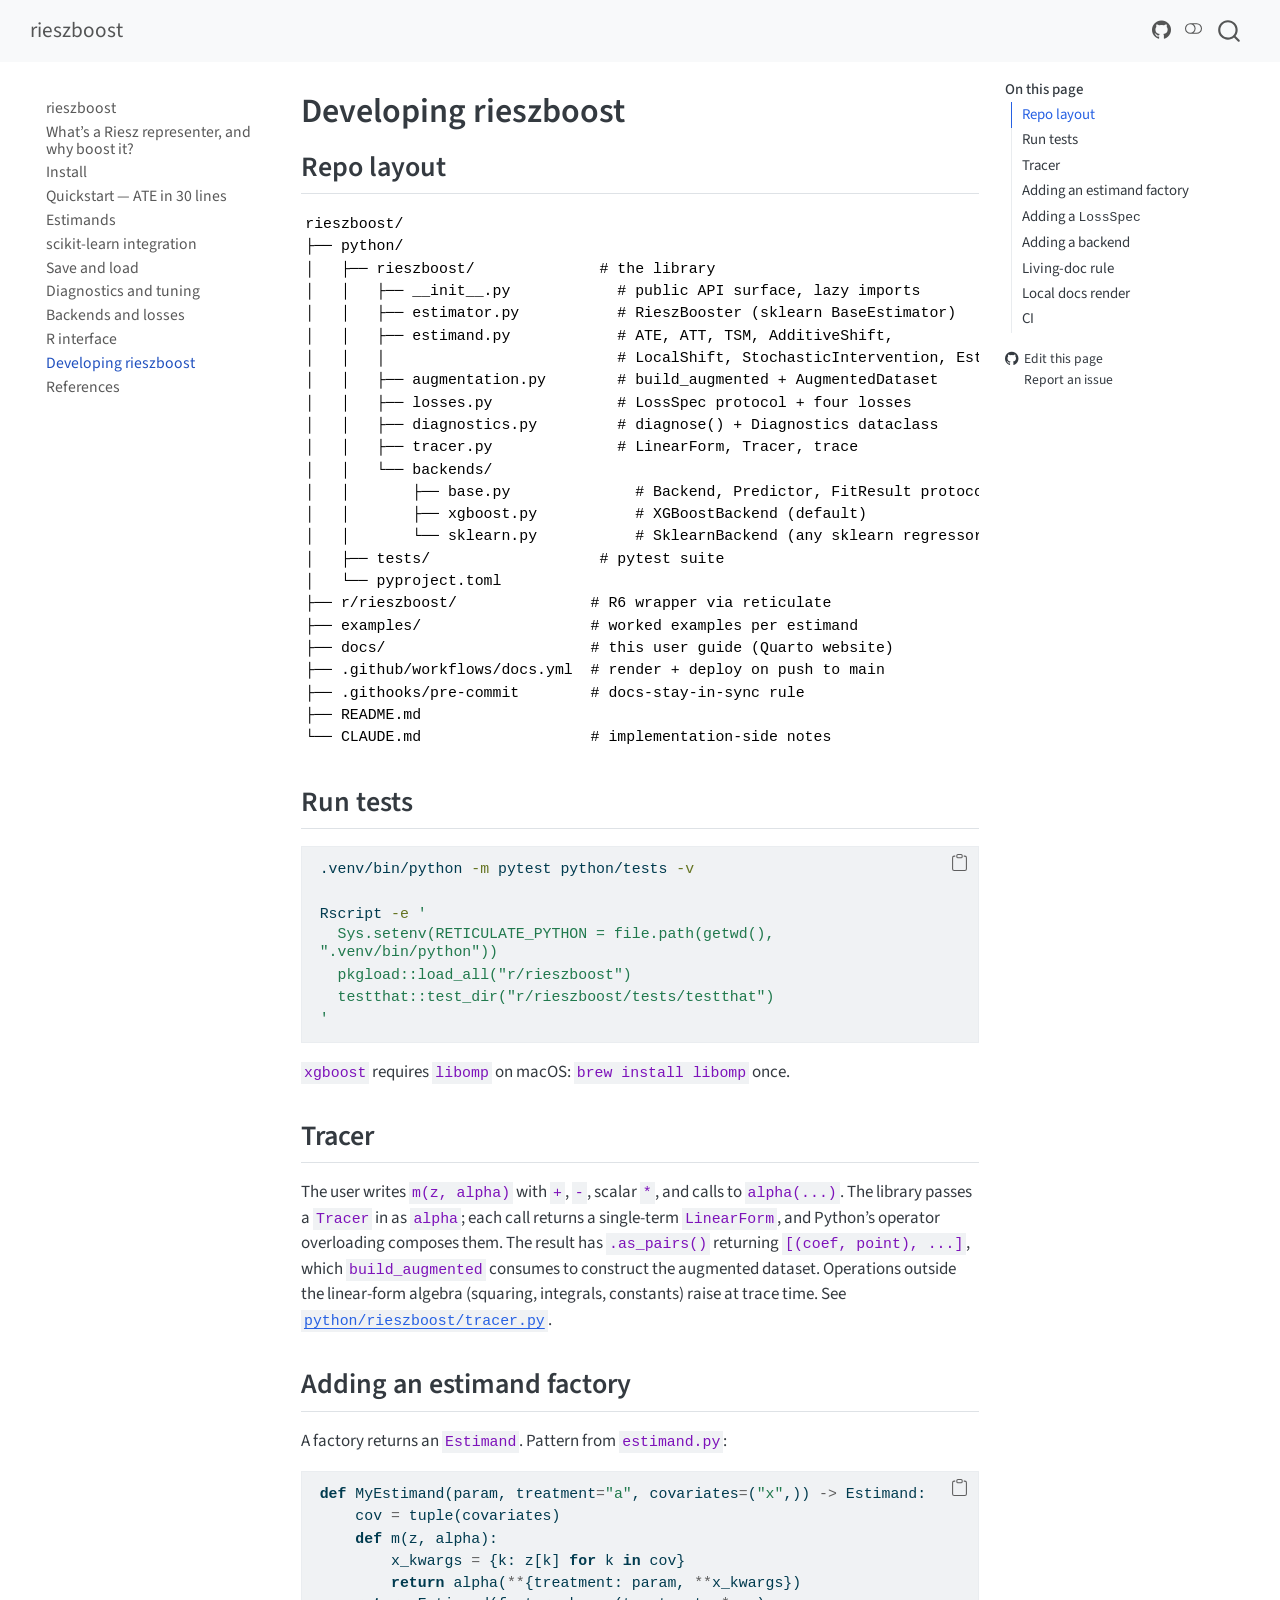
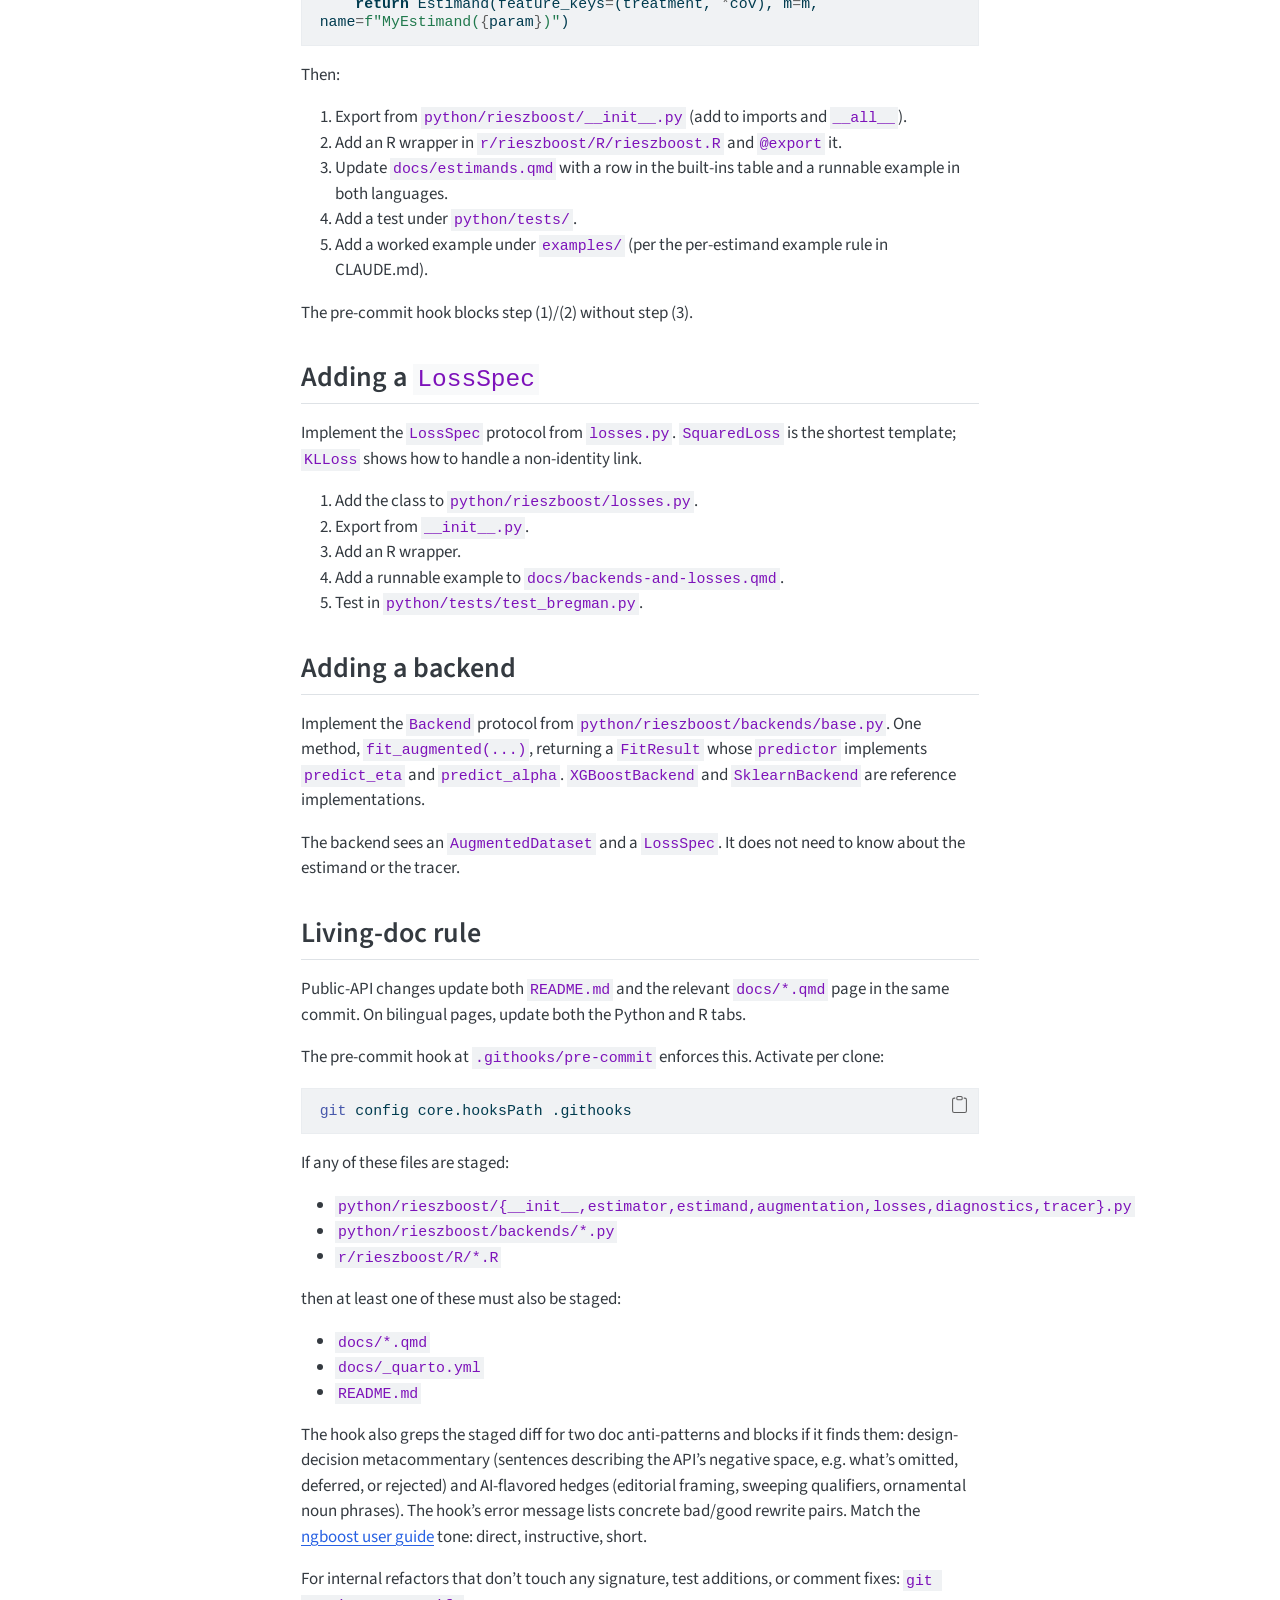
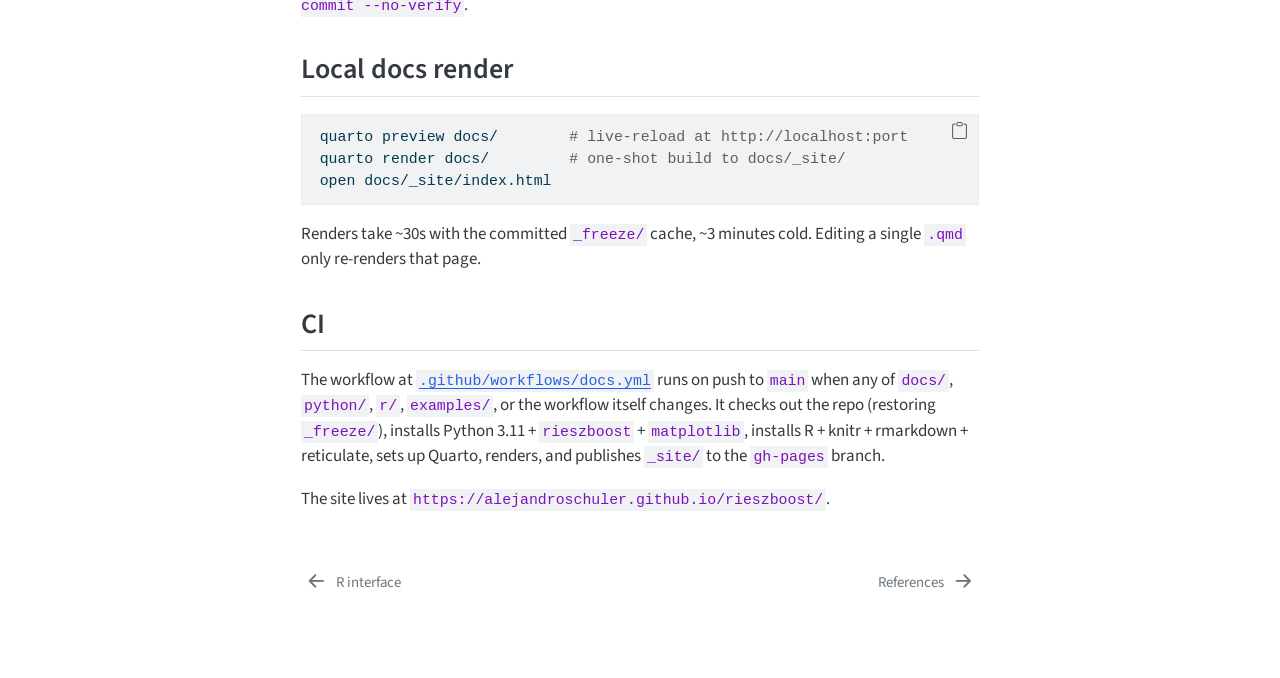
<file: developing.html>
<!DOCTYPE html>
<html xmlns="http://www.w3.org/1999/xhtml" lang="en" xml:lang="en"><head>

<meta charset="utf-8">
<meta name="generator" content="quarto-1.9.37">

<meta name="viewport" content="width=device-width, initial-scale=1.0, user-scalable=yes">


<title>Developing rieszboost – rieszboost</title>
<style>
/* Default styles provided by pandoc.
** See https://pandoc.org/MANUAL.html#variables-for-html for config info.
*/
code{white-space: pre-wrap;}
span.smallcaps{font-variant: small-caps;}
div.columns{display: flex; gap: min(4vw, 1.5em);}
div.column{flex: auto; overflow-x: auto;}
div.hanging-indent{margin-left: 1.5em; text-indent: -1.5em;}
ul.task-list{list-style: none;}
ul.task-list li input[type="checkbox"] {
  width: 0.8em;
  margin: 0 0.8em 0.2em -1em; /* quarto-specific, see https://github.com/quarto-dev/quarto-cli/issues/4556 */ 
  vertical-align: middle;
}
/* CSS for syntax highlighting */
html { -webkit-text-size-adjust: 100%; }
pre > code.sourceCode { white-space: pre; position: relative; }
pre > code.sourceCode > span { display: inline-block; line-height: 1.25; }
pre > code.sourceCode > span:empty { height: 1.2em; }
.sourceCode { overflow: visible; }
code.sourceCode > span { color: inherit; text-decoration: inherit; }
div.sourceCode { margin: 1em 0; }
pre.sourceCode { margin: 0; }
@media screen {
div.sourceCode { overflow: auto; }
}
@media print {
pre > code.sourceCode { white-space: pre-wrap; }
pre > code.sourceCode > span { text-indent: -5em; padding-left: 5em; }
}
pre.numberSource code
  { counter-reset: source-line 0; }
pre.numberSource code > span
  { position: relative; left: -4em; counter-increment: source-line; }
pre.numberSource code > span > a:first-child::before
  { content: counter(source-line);
    position: relative; left: -1em; text-align: right; vertical-align: baseline;
    border: none; display: inline-block;
    -webkit-touch-callout: none; -webkit-user-select: none;
    -khtml-user-select: none; -moz-user-select: none;
    -ms-user-select: none; user-select: none;
    padding: 0 4px; width: 4em;
  }
pre.numberSource { margin-left: 3em;  padding-left: 4px; }
div.sourceCode
  {   }
@media screen {
pre > code.sourceCode > span > a:first-child::before { text-decoration: underline; }
}
</style>


<script src="site_libs/quarto-nav/quarto-nav.js"></script>
<script src="site_libs/quarto-nav/headroom.min.js"></script>
<script src="site_libs/clipboard/clipboard.min.js"></script>
<script src="site_libs/quarto-search/autocomplete.umd.js"></script>
<script src="site_libs/quarto-search/fuse.min.js"></script>
<script src="site_libs/quarto-search/quarto-search.js"></script>
<meta name="quarto:offset" content="./">
<link href="./references.html" rel="next">
<link href="./r-interface.html" rel="prev">
<script src="site_libs/quarto-html/quarto.js" type="module"></script>
<script src="site_libs/quarto-html/tabsets/tabsets.js" type="module"></script>
<script src="site_libs/quarto-html/popper.min.js"></script>
<script src="site_libs/quarto-html/tippy.umd.min.js"></script>
<script src="site_libs/quarto-html/anchor.min.js"></script>
<link href="site_libs/quarto-html/tippy.css" rel="stylesheet">
<link href="site_libs/quarto-html/quarto-syntax-highlighting-7f8f88aac4f3542376d5c11b86a4c14d.css" rel="stylesheet" class="quarto-color-scheme" id="quarto-text-highlighting-styles">
<link href="site_libs/quarto-html/quarto-syntax-highlighting-dark-d0ae9245876894da5ac7e18953ecc5cc.css" rel="stylesheet" class="quarto-color-scheme quarto-color-alternate" id="quarto-text-highlighting-styles">
<link href="site_libs/quarto-html/quarto-syntax-highlighting-7f8f88aac4f3542376d5c11b86a4c14d.css" rel="stylesheet" class="quarto-color-scheme-extra" id="quarto-text-highlighting-styles">
<script src="site_libs/bootstrap/bootstrap.min.js"></script>
<link href="site_libs/bootstrap/bootstrap-icons.css" rel="stylesheet">
<link href="site_libs/bootstrap/bootstrap-471f0014554f81eb40722b8717d96524.min.css" rel="stylesheet" append-hash="true" class="quarto-color-scheme" id="quarto-bootstrap" data-mode="light">
<link href="site_libs/bootstrap/bootstrap-dark-589e085fe78506912fc92237552c30f7.min.css" rel="stylesheet" append-hash="true" class="quarto-color-scheme quarto-color-alternate" id="quarto-bootstrap" data-mode="dark">
<link href="site_libs/bootstrap/bootstrap-471f0014554f81eb40722b8717d96524.min.css" rel="stylesheet" append-hash="true" class="quarto-color-scheme-extra" id="quarto-bootstrap" data-mode="light">
<script id="quarto-search-options" type="application/json">{
  "location": "navbar",
  "copy-button": false,
  "collapse-after": 3,
  "panel-placement": "end",
  "type": "overlay",
  "limit": 50,
  "keyboard-shortcut": [
    "f",
    "/",
    "s"
  ],
  "show-item-context": false,
  "language": {
    "search-no-results-text": "No results",
    "search-matching-documents-text": "matching documents",
    "search-copy-link-title": "Copy link to search",
    "search-hide-matches-text": "Hide additional matches",
    "search-more-match-text": "more match in this document",
    "search-more-matches-text": "more matches in this document",
    "search-clear-button-title": "Clear",
    "search-text-placeholder": "",
    "search-detached-cancel-button-title": "Cancel",
    "search-submit-button-title": "Submit",
    "search-label": "Search"
  }
}</script>


<link rel="stylesheet" href="styles.css">
</head>

<body class="nav-sidebar floating nav-fixed quarto-light"><script id="quarto-html-before-body" type="application/javascript">
    const toggleBodyColorMode = (bsSheetEl) => {
      const mode = bsSheetEl.getAttribute("data-mode");
      const bodyEl = window.document.querySelector("body");
      if (mode === "dark") {
        bodyEl.classList.add("quarto-dark");
        bodyEl.classList.remove("quarto-light");
      } else {
        bodyEl.classList.add("quarto-light");
        bodyEl.classList.remove("quarto-dark");
      }
    }
    const toggleBodyColorPrimary = () => {
      const bsSheetEl = window.document.querySelector("link#quarto-bootstrap:not([rel=disabled-stylesheet])");
      if (bsSheetEl) {
        toggleBodyColorMode(bsSheetEl);
      }
    }
    const setColorSchemeToggle = (alternate) => {
      const toggles = window.document.querySelectorAll('.quarto-color-scheme-toggle');
      for (let i=0; i < toggles.length; i++) {
        const toggle = toggles[i];
        if (toggle) {
          if (alternate) {
            toggle.classList.add("alternate");
          } else {
            toggle.classList.remove("alternate");
          }
        }
      }
    };
    const toggleColorMode = (alternate) => {
      // Switch the stylesheets
      const primaryStylesheets = window.document.querySelectorAll('link.quarto-color-scheme:not(.quarto-color-alternate)');
      const alternateStylesheets = window.document.querySelectorAll('link.quarto-color-scheme.quarto-color-alternate');
      manageTransitions('#quarto-margin-sidebar .nav-link', false);
      if (alternate) {
        // note: dark is layered on light, we don't disable primary!
        enableStylesheet(alternateStylesheets);
        for (const sheetNode of alternateStylesheets) {
          if (sheetNode.id === "quarto-bootstrap") {
            toggleBodyColorMode(sheetNode);
          }
        }
      } else {
        disableStylesheet(alternateStylesheets);
        enableStylesheet(primaryStylesheets)
        toggleBodyColorPrimary();
      }
      manageTransitions('#quarto-margin-sidebar .nav-link', true);
      // Switch the toggles
      setColorSchemeToggle(alternate)
      // Hack to workaround the fact that safari doesn't
      // properly recolor the scrollbar when toggling (#1455)
      if (navigator.userAgent.indexOf('Safari') > 0 && navigator.userAgent.indexOf('Chrome') == -1) {
        manageTransitions("body", false);
        window.scrollTo(0, 1);
        setTimeout(() => {
          window.scrollTo(0, 0);
          manageTransitions("body", true);
        }, 40);
      }
    }
    const disableStylesheet = (stylesheets) => {
      for (let i=0; i < stylesheets.length; i++) {
        const stylesheet = stylesheets[i];
        stylesheet.rel = 'disabled-stylesheet';
      }
    }
    const enableStylesheet = (stylesheets) => {
      for (let i=0; i < stylesheets.length; i++) {
        const stylesheet = stylesheets[i];
        if(stylesheet.rel !== 'stylesheet') { // for Chrome, which will still FOUC without this check
          stylesheet.rel = 'stylesheet';
        }
      }
    }
    const manageTransitions = (selector, allowTransitions) => {
      const els = window.document.querySelectorAll(selector);
      for (let i=0; i < els.length; i++) {
        const el = els[i];
        if (allowTransitions) {
          el.classList.remove('notransition');
        } else {
          el.classList.add('notransition');
        }
      }
    }
    const isFileUrl = () => {
      return window.location.protocol === 'file:';
    }
    const hasAlternateSentinel = () => {
      let styleSentinel = getColorSchemeSentinel();
      if (styleSentinel !== null) {
        return styleSentinel === "alternate";
      } else {
        return false;
      }
    }
    const setStyleSentinel = (alternate) => {
      const value = alternate ? "alternate" : "default";
      if (!isFileUrl()) {
        window.localStorage.setItem("quarto-color-scheme", value);
      } else {
        localAlternateSentinel = value;
      }
    }
    const getColorSchemeSentinel = () => {
      if (!isFileUrl()) {
        const storageValue = window.localStorage.getItem("quarto-color-scheme");
        return storageValue != null ? storageValue : localAlternateSentinel;
      } else {
        return localAlternateSentinel;
      }
    }
    const toggleGiscusIfUsed = (isAlternate, darkModeDefault) => {
      const baseTheme = document.querySelector('#giscus-base-theme')?.value ?? 'light';
      const alternateTheme = document.querySelector('#giscus-alt-theme')?.value ?? 'dark';
      let newTheme = '';
      if(authorPrefersDark) {
        newTheme = isAlternate ? baseTheme : alternateTheme;
      } else {
        newTheme = isAlternate ? alternateTheme : baseTheme;
      }
      const changeGiscusTheme = () => {
        // From: https://github.com/giscus/giscus/issues/336
        const sendMessage = (message) => {
          const iframe = document.querySelector('iframe.giscus-frame');
          if (!iframe) return;
          iframe.contentWindow.postMessage({ giscus: message }, 'https://giscus.app');
        }
        sendMessage({
          setConfig: {
            theme: newTheme
          }
        });
      }
      const isGiscussLoaded = window.document.querySelector('iframe.giscus-frame') !== null;
      if (isGiscussLoaded) {
        changeGiscusTheme();
      }
    };
    const authorPrefersDark = false;
    const darkModeDefault = authorPrefersDark;
      document.querySelector('link#quarto-text-highlighting-styles.quarto-color-scheme-extra').rel = 'disabled-stylesheet';
      document.querySelector('link#quarto-bootstrap.quarto-color-scheme-extra').rel = 'disabled-stylesheet';
    let localAlternateSentinel = darkModeDefault ? 'alternate' : 'default';
    // Dark / light mode switch
    window.quartoToggleColorScheme = () => {
      // Read the current dark / light value
      let toAlternate = !hasAlternateSentinel();
      toggleColorMode(toAlternate);
      setStyleSentinel(toAlternate);
      toggleGiscusIfUsed(toAlternate, darkModeDefault);
      window.dispatchEvent(new Event('resize'));
    };
    // Switch to dark mode if need be
    if (hasAlternateSentinel()) {
      toggleColorMode(true);
    } else {
      toggleColorMode(false);
    }
  </script>

<div id="quarto-search-results"></div>
  <header id="quarto-header" class="headroom fixed-top">
    <nav class="navbar navbar-expand-lg " data-bs-theme="dark">
      <div class="navbar-container container-fluid">
      <div class="navbar-brand-container mx-auto">
    <a class="navbar-brand" href="./index.html">
    <span class="navbar-title">rieszboost</span>
    </a>
  </div>
            <div id="quarto-search" class="" title="Search"></div>
          <button class="navbar-toggler" type="button" data-bs-toggle="collapse" data-bs-target="#navbarCollapse" aria-controls="navbarCollapse" role="menu" aria-expanded="false" aria-label="Toggle navigation" onclick="if (window.quartoToggleHeadroom) { window.quartoToggleHeadroom(); }">
  <span class="navbar-toggler-icon"></span>
</button>
          <div class="collapse navbar-collapse" id="navbarCollapse">
            <ul class="navbar-nav navbar-nav-scroll ms-auto">
  <li class="nav-item compact">
    <a class="nav-link" href="https://github.com/alejandroschuler/rieszboost"> <i class="bi bi-github" role="img" aria-label="GitHub">
</i> 
<span class="menu-text"></span></a>
  </li>  
</ul>
          </div> <!-- /navcollapse -->
            <div class="quarto-navbar-tools">
  <a href="" class="quarto-color-scheme-toggle quarto-navigation-tool  px-1" onclick="window.quartoToggleColorScheme(); return false;" title="Toggle dark mode"><i class="bi"></i></a>
</div>
      </div> <!-- /container-fluid -->
    </nav>
  <nav class="quarto-secondary-nav">
    <div class="container-fluid d-flex">
      <button type="button" class="quarto-btn-toggle btn" data-bs-toggle="collapse" role="button" data-bs-target=".quarto-sidebar-collapse-item" aria-controls="quarto-sidebar" aria-expanded="false" aria-label="Toggle sidebar navigation" onclick="if (window.quartoToggleHeadroom) { window.quartoToggleHeadroom(); }">
        <i class="bi bi-layout-text-sidebar-reverse"></i>
      </button>
        <nav class="quarto-page-breadcrumbs" aria-label="breadcrumb"><ol class="breadcrumb"><li class="breadcrumb-item"><a href="./developing.html">Developing rieszboost</a></li></ol></nav>
        <a class="flex-grow-1" role="navigation" data-bs-toggle="collapse" data-bs-target=".quarto-sidebar-collapse-item" aria-controls="quarto-sidebar" aria-expanded="false" aria-label="Toggle sidebar navigation" onclick="if (window.quartoToggleHeadroom) { window.quartoToggleHeadroom(); }">      
        </a>
    </div>
  </nav>
</header>
<!-- content -->
<div id="quarto-content" class="quarto-container page-columns page-rows-contents page-layout-article page-navbar">
<!-- sidebar -->
  <nav id="quarto-sidebar" class="sidebar collapse collapse-horizontal quarto-sidebar-collapse-item sidebar-navigation floating overflow-auto">
    <div class="sidebar-menu-container"> 
    <ul class="list-unstyled mt-1">
        <li class="sidebar-item">
  <div class="sidebar-item-container"> 
  <a href="./index.html" class="sidebar-item-text sidebar-link">
 <span class="menu-text">rieszboost</span></a>
  </div>
</li>
        <li class="sidebar-item">
  <div class="sidebar-item-container"> 
  <a href="./intro.html" class="sidebar-item-text sidebar-link">
 <span class="menu-text">What’s a Riesz representer, and why boost it?</span></a>
  </div>
</li>
        <li class="sidebar-item">
  <div class="sidebar-item-container"> 
  <a href="./install.html" class="sidebar-item-text sidebar-link">
 <span class="menu-text">Install</span></a>
  </div>
</li>
        <li class="sidebar-item">
  <div class="sidebar-item-container"> 
  <a href="./quickstart.html" class="sidebar-item-text sidebar-link">
 <span class="menu-text">Quickstart — ATE in 30 lines</span></a>
  </div>
</li>
        <li class="sidebar-item">
  <div class="sidebar-item-container"> 
  <a href="./estimands.html" class="sidebar-item-text sidebar-link">
 <span class="menu-text">Estimands</span></a>
  </div>
</li>
        <li class="sidebar-item">
  <div class="sidebar-item-container"> 
  <a href="./sklearn-integration.html" class="sidebar-item-text sidebar-link">
 <span class="menu-text">scikit-learn integration</span></a>
  </div>
</li>
        <li class="sidebar-item">
  <div class="sidebar-item-container"> 
  <a href="./save-and-load.html" class="sidebar-item-text sidebar-link">
 <span class="menu-text">Save and load</span></a>
  </div>
</li>
        <li class="sidebar-item">
  <div class="sidebar-item-container"> 
  <a href="./diagnostics-and-tuning.html" class="sidebar-item-text sidebar-link">
 <span class="menu-text">Diagnostics and tuning</span></a>
  </div>
</li>
        <li class="sidebar-item">
  <div class="sidebar-item-container"> 
  <a href="./backends-and-losses.html" class="sidebar-item-text sidebar-link">
 <span class="menu-text">Backends and losses</span></a>
  </div>
</li>
        <li class="sidebar-item">
  <div class="sidebar-item-container"> 
  <a href="./r-interface.html" class="sidebar-item-text sidebar-link">
 <span class="menu-text">R interface</span></a>
  </div>
</li>
        <li class="sidebar-item">
  <div class="sidebar-item-container"> 
  <a href="./developing.html" class="sidebar-item-text sidebar-link active">
 <span class="menu-text">Developing rieszboost</span></a>
  </div>
</li>
        <li class="sidebar-item">
  <div class="sidebar-item-container"> 
  <a href="./references.html" class="sidebar-item-text sidebar-link">
 <span class="menu-text">References</span></a>
  </div>
</li>
    </ul>
    </div>
</nav>
<div id="quarto-sidebar-glass" class="quarto-sidebar-collapse-item" data-bs-toggle="collapse" data-bs-target=".quarto-sidebar-collapse-item"></div>
<!-- margin-sidebar -->
    <div id="quarto-margin-sidebar" class="sidebar margin-sidebar">
        <nav id="TOC" role="doc-toc" class="toc-active">
    <h2 id="toc-title">On this page</h2>
   
  <ul>
  <li><a href="#repo-layout" id="toc-repo-layout" class="nav-link active" data-scroll-target="#repo-layout">Repo layout</a></li>
  <li><a href="#run-tests" id="toc-run-tests" class="nav-link" data-scroll-target="#run-tests">Run tests</a></li>
  <li><a href="#tracer" id="toc-tracer" class="nav-link" data-scroll-target="#tracer">Tracer</a></li>
  <li><a href="#adding-an-estimand-factory" id="toc-adding-an-estimand-factory" class="nav-link" data-scroll-target="#adding-an-estimand-factory">Adding an estimand factory</a></li>
  <li><a href="#adding-a-lossspec" id="toc-adding-a-lossspec" class="nav-link" data-scroll-target="#adding-a-lossspec">Adding a <code>LossSpec</code></a></li>
  <li><a href="#adding-a-backend" id="toc-adding-a-backend" class="nav-link" data-scroll-target="#adding-a-backend">Adding a backend</a></li>
  <li><a href="#living-doc-rule" id="toc-living-doc-rule" class="nav-link" data-scroll-target="#living-doc-rule">Living-doc rule</a></li>
  <li><a href="#local-docs-render" id="toc-local-docs-render" class="nav-link" data-scroll-target="#local-docs-render">Local docs render</a></li>
  <li><a href="#ci" id="toc-ci" class="nav-link" data-scroll-target="#ci">CI</a></li>
  </ul>
<div class="toc-actions"><ul><li><a href="https://github.com/alejandroschuler/rieszboost/edit/main/developing.qmd" class="toc-action"><i class="bi bi-github"></i>Edit this page</a></li><li><a href="https://github.com/alejandroschuler/rieszboost/issues/new" class="toc-action"><i class="bi empty"></i>Report an issue</a></li></ul></div></nav>
    </div>
<!-- main -->
<main class="content" id="quarto-document-content">


<header id="title-block-header" class="quarto-title-block default">
<div class="quarto-title">
<h1 class="title">Developing rieszboost</h1>
</div>



<div class="quarto-title-meta">

    
  
    
  </div>
  


</header>


<section id="repo-layout" class="level2">
<h2 class="anchored" data-anchor-id="repo-layout">Repo layout</h2>
<pre><code>rieszboost/
├── python/
│   ├── rieszboost/              # the library
│   │   ├── __init__.py            # public API surface, lazy imports
│   │   ├── estimator.py           # RieszBooster (sklearn BaseEstimator)
│   │   ├── estimand.py            # ATE, ATT, TSM, AdditiveShift,
│   │   │                          # LocalShift, StochasticIntervention, Estimand
│   │   ├── augmentation.py        # build_augmented + AugmentedDataset
│   │   ├── losses.py              # LossSpec protocol + four losses
│   │   ├── diagnostics.py         # diagnose() + Diagnostics dataclass
│   │   ├── tracer.py              # LinearForm, Tracer, trace
│   │   └── backends/
│   │       ├── base.py              # Backend, Predictor, FitResult protocols
│   │       ├── xgboost.py           # XGBoostBackend (default)
│   │       └── sklearn.py           # SklearnBackend (any sklearn regressor)
│   ├── tests/                   # pytest suite
│   └── pyproject.toml
├── r/rieszboost/               # R6 wrapper via reticulate
├── examples/                   # worked examples per estimand
├── docs/                       # this user guide (Quarto website)
├── .github/workflows/docs.yml  # render + deploy on push to main
├── .githooks/pre-commit        # docs-stay-in-sync rule
├── README.md
└── CLAUDE.md                   # implementation-side notes</code></pre>
</section>
<section id="run-tests" class="level2">
<h2 class="anchored" data-anchor-id="run-tests">Run tests</h2>
<div class="code-copy-outer-scaffold"><div class="sourceCode" id="cb2"><pre class="sourceCode sh code-with-copy"><code class="sourceCode bash"><span id="cb2-1"><a href="#cb2-1" aria-hidden="true" tabindex="-1"></a><span class="ex">.venv/bin/python</span> <span class="at">-m</span> pytest python/tests <span class="at">-v</span></span>
<span id="cb2-2"><a href="#cb2-2" aria-hidden="true" tabindex="-1"></a></span>
<span id="cb2-3"><a href="#cb2-3" aria-hidden="true" tabindex="-1"></a><span class="ex">Rscript</span> <span class="at">-e</span> <span class="st">'</span></span>
<span id="cb2-4"><a href="#cb2-4" aria-hidden="true" tabindex="-1"></a><span class="st">  Sys.setenv(RETICULATE_PYTHON = file.path(getwd(), ".venv/bin/python"))</span></span>
<span id="cb2-5"><a href="#cb2-5" aria-hidden="true" tabindex="-1"></a><span class="st">  pkgload::load_all("r/rieszboost")</span></span>
<span id="cb2-6"><a href="#cb2-6" aria-hidden="true" tabindex="-1"></a><span class="st">  testthat::test_dir("r/rieszboost/tests/testthat")</span></span>
<span id="cb2-7"><a href="#cb2-7" aria-hidden="true" tabindex="-1"></a><span class="st">'</span></span></code></pre></div><button title="Copy to Clipboard" class="code-copy-button"><i class="bi"></i></button></div>
<p><code>xgboost</code> requires <code>libomp</code> on macOS: <code>brew install libomp</code> once.</p>
</section>
<section id="tracer" class="level2">
<h2 class="anchored" data-anchor-id="tracer">Tracer</h2>
<p>The user writes <code>m(z, alpha)</code> with <code>+</code>, <code>-</code>, scalar <code>*</code>, and calls to <code>alpha(...)</code>. The library passes a <code>Tracer</code> in as <code>alpha</code>; each call returns a single-term <code>LinearForm</code>, and Python’s operator overloading composes them. The result has <code>.as_pairs()</code> returning <code>[(coef, point), ...]</code>, which <code>build_augmented</code> consumes to construct the augmented dataset. Operations outside the linear-form algebra (squaring, integrals, constants) raise at trace time. See <a href="https://github.com/alejandroschuler/rieszboost/blob/main/python/rieszboost/tracer.py"><code>python/rieszboost/tracer.py</code></a>.</p>
</section>
<section id="adding-an-estimand-factory" class="level2">
<h2 class="anchored" data-anchor-id="adding-an-estimand-factory">Adding an estimand factory</h2>
<p>A factory returns an <code>Estimand</code>. Pattern from <code>estimand.py</code>:</p>
<div class="code-copy-outer-scaffold"><div class="sourceCode" id="cb3"><pre class="sourceCode python code-with-copy"><code class="sourceCode python"><span id="cb3-1"><a href="#cb3-1" aria-hidden="true" tabindex="-1"></a><span class="kw">def</span> MyEstimand(param, treatment<span class="op">=</span><span class="st">"a"</span>, covariates<span class="op">=</span>(<span class="st">"x"</span>,)) <span class="op">-&gt;</span> Estimand:</span>
<span id="cb3-2"><a href="#cb3-2" aria-hidden="true" tabindex="-1"></a>    cov <span class="op">=</span> <span class="bu">tuple</span>(covariates)</span>
<span id="cb3-3"><a href="#cb3-3" aria-hidden="true" tabindex="-1"></a>    <span class="kw">def</span> m(z, alpha):</span>
<span id="cb3-4"><a href="#cb3-4" aria-hidden="true" tabindex="-1"></a>        x_kwargs <span class="op">=</span> {k: z[k] <span class="cf">for</span> k <span class="kw">in</span> cov}</span>
<span id="cb3-5"><a href="#cb3-5" aria-hidden="true" tabindex="-1"></a>        <span class="cf">return</span> alpha(<span class="op">**</span>{treatment: param, <span class="op">**</span>x_kwargs})</span>
<span id="cb3-6"><a href="#cb3-6" aria-hidden="true" tabindex="-1"></a>    <span class="cf">return</span> Estimand(feature_keys<span class="op">=</span>(treatment, <span class="op">*</span>cov), m<span class="op">=</span>m, name<span class="op">=</span><span class="ss">f"MyEstimand(</span><span class="sc">{</span>param<span class="sc">}</span><span class="ss">)"</span>)</span></code></pre></div><button title="Copy to Clipboard" class="code-copy-button"><i class="bi"></i></button></div>
<p>Then:</p>
<ol type="1">
<li>Export from <code>python/rieszboost/__init__.py</code> (add to imports and <code>__all__</code>).</li>
<li>Add an R wrapper in <code>r/rieszboost/R/rieszboost.R</code> and <code>@export</code> it.</li>
<li>Update <code>docs/estimands.qmd</code> with a row in the built-ins table and a runnable example in both languages.</li>
<li>Add a test under <code>python/tests/</code>.</li>
<li>Add a worked example under <code>examples/</code> (per the per-estimand example rule in CLAUDE.md).</li>
</ol>
<p>The pre-commit hook blocks step (1)/(2) without step (3).</p>
</section>
<section id="adding-a-lossspec" class="level2">
<h2 class="anchored" data-anchor-id="adding-a-lossspec">Adding a <code>LossSpec</code></h2>
<p>Implement the <code>LossSpec</code> protocol from <code>losses.py</code>. <code>SquaredLoss</code> is the shortest template; <code>KLLoss</code> shows how to handle a non-identity link.</p>
<ol type="1">
<li>Add the class to <code>python/rieszboost/losses.py</code>.</li>
<li>Export from <code>__init__.py</code>.</li>
<li>Add an R wrapper.</li>
<li>Add a runnable example to <code>docs/backends-and-losses.qmd</code>.</li>
<li>Test in <code>python/tests/test_bregman.py</code>.</li>
</ol>
</section>
<section id="adding-a-backend" class="level2">
<h2 class="anchored" data-anchor-id="adding-a-backend">Adding a backend</h2>
<p>Implement the <code>Backend</code> protocol from <code>python/rieszboost/backends/base.py</code>. One method, <code>fit_augmented(...)</code>, returning a <code>FitResult</code> whose <code>predictor</code> implements <code>predict_eta</code> and <code>predict_alpha</code>. <code>XGBoostBackend</code> and <code>SklearnBackend</code> are reference implementations.</p>
<p>The backend sees an <code>AugmentedDataset</code> and a <code>LossSpec</code>. It does not need to know about the estimand or the tracer.</p>
</section>
<section id="living-doc-rule" class="level2">
<h2 class="anchored" data-anchor-id="living-doc-rule">Living-doc rule</h2>
<p>Public-API changes update both <code>README.md</code> and the relevant <code>docs/*.qmd</code> page in the same commit. On bilingual pages, update both the Python and R tabs.</p>
<p>The pre-commit hook at <code>.githooks/pre-commit</code> enforces this. Activate per clone:</p>
<div class="code-copy-outer-scaffold"><div class="sourceCode" id="cb4"><pre class="sourceCode sh code-with-copy"><code class="sourceCode bash"><span id="cb4-1"><a href="#cb4-1" aria-hidden="true" tabindex="-1"></a><span class="fu">git</span> config core.hooksPath .githooks</span></code></pre></div><button title="Copy to Clipboard" class="code-copy-button"><i class="bi"></i></button></div>
<p>If any of these files are staged:</p>
<ul>
<li><code>python/rieszboost/{__init__,estimator,estimand,augmentation,losses,diagnostics,tracer}.py</code></li>
<li><code>python/rieszboost/backends/*.py</code></li>
<li><code>r/rieszboost/R/*.R</code></li>
</ul>
<p>then at least one of these must also be staged:</p>
<ul>
<li><code>docs/*.qmd</code></li>
<li><code>docs/_quarto.yml</code></li>
<li><code>README.md</code></li>
</ul>
<p>The hook also greps the staged diff for two doc anti-patterns and blocks if it finds them: design-decision metacommentary (sentences describing the API’s negative space, e.g.&nbsp;what’s omitted, deferred, or rejected) and AI-flavored hedges (editorial framing, sweeping qualifiers, ornamental noun phrases). The hook’s error message lists concrete bad/good rewrite pairs. Match the <a href="https://stanfordmlgroup.github.io/ngboost/intro.html">ngboost user guide</a> tone: direct, instructive, short.</p>
<p>For internal refactors that don’t touch any signature, test additions, or comment fixes: <code>git commit --no-verify</code>.</p>
</section>
<section id="local-docs-render" class="level2">
<h2 class="anchored" data-anchor-id="local-docs-render">Local docs render</h2>
<div class="code-copy-outer-scaffold"><div class="sourceCode" id="cb5"><pre class="sourceCode sh code-with-copy"><code class="sourceCode bash"><span id="cb5-1"><a href="#cb5-1" aria-hidden="true" tabindex="-1"></a><span class="ex">quarto</span> preview docs/        <span class="co"># live-reload at http://localhost:port</span></span>
<span id="cb5-2"><a href="#cb5-2" aria-hidden="true" tabindex="-1"></a><span class="ex">quarto</span> render docs/         <span class="co"># one-shot build to docs/_site/</span></span>
<span id="cb5-3"><a href="#cb5-3" aria-hidden="true" tabindex="-1"></a><span class="ex">open</span> docs/_site/index.html</span></code></pre></div><button title="Copy to Clipboard" class="code-copy-button"><i class="bi"></i></button></div>
<p>Renders take ~30s with the committed <code>_freeze/</code> cache, ~3 minutes cold. Editing a single <code>.qmd</code> only re-renders that page.</p>
</section>
<section id="ci" class="level2">
<h2 class="anchored" data-anchor-id="ci">CI</h2>
<p>The workflow at <a href="https://github.com/alejandroschuler/rieszboost/blob/main/.github/workflows/docs.yml"><code>.github/workflows/docs.yml</code></a> runs on push to <code>main</code> when any of <code>docs/</code>, <code>python/</code>, <code>r/</code>, <code>examples/</code>, or the workflow itself changes. It checks out the repo (restoring <code>_freeze/</code>), installs Python 3.11 + <code>rieszboost</code> + <code>matplotlib</code>, installs R + knitr + rmarkdown + reticulate, sets up Quarto, renders, and publishes <code>_site/</code> to the <code>gh-pages</code> branch.</p>
<p>The site lives at <code>https://alejandroschuler.github.io/rieszboost/</code>.</p>


</section>

</main> <!-- /main -->
<script id="quarto-html-after-body" type="application/javascript">
  window.document.addEventListener("DOMContentLoaded", function (event) {
    // Ensure there is a toggle, if there isn't float one in the top right
    if (window.document.querySelector('.quarto-color-scheme-toggle') === null) {
      const a = window.document.createElement('a');
      a.classList.add('top-right');
      a.classList.add('quarto-color-scheme-toggle');
      a.href = "";
      a.onclick = function() { try { window.quartoToggleColorScheme(); } catch {} return false; };
      const i = window.document.createElement("i");
      i.classList.add('bi');
      a.appendChild(i);
      window.document.body.appendChild(a);
    }
    setColorSchemeToggle(hasAlternateSentinel())
    const icon = "";
    const anchorJS = new window.AnchorJS();
    anchorJS.options = {
      placement: 'right',
      icon: icon
    };
    anchorJS.add('.anchored');
    const isCodeAnnotation = (el) => {
      for (const clz of el.classList) {
        if (clz.startsWith('code-annotation-')) {                     
          return true;
        }
      }
      return false;
    }
    const onCopySuccess = function(e) {
      // button target
      const button = e.trigger;
      // don't keep focus
      button.blur();
      // flash "checked"
      button.classList.add('code-copy-button-checked');
      var currentTitle = button.getAttribute("title");
      button.setAttribute("title", "Copied!");
      let tooltip;
      if (window.bootstrap) {
        button.setAttribute("data-bs-toggle", "tooltip");
        button.setAttribute("data-bs-placement", "left");
        button.setAttribute("data-bs-title", "Copied!");
        tooltip = new bootstrap.Tooltip(button, 
          { trigger: "manual", 
            customClass: "code-copy-button-tooltip",
            offset: [0, -8]});
        tooltip.show();    
      }
      setTimeout(function() {
        if (tooltip) {
          tooltip.hide();
          button.removeAttribute("data-bs-title");
          button.removeAttribute("data-bs-toggle");
          button.removeAttribute("data-bs-placement");
        }
        button.setAttribute("title", currentTitle);
        button.classList.remove('code-copy-button-checked');
      }, 1000);
      // clear code selection
      e.clearSelection();
    }
    const getTextToCopy = function(trigger) {
      const outerScaffold = trigger.parentElement.cloneNode(true);
      const codeEl = outerScaffold.querySelector('code');
      for (const childEl of codeEl.children) {
        if (isCodeAnnotation(childEl)) {
          childEl.remove();
        }
      }
      return codeEl.innerText;
    }
    const clipboard = new window.ClipboardJS('.code-copy-button:not([data-in-quarto-modal])', {
      text: getTextToCopy
    });
    clipboard.on('success', onCopySuccess);
    if (window.document.getElementById('quarto-embedded-source-code-modal')) {
      const clipboardModal = new window.ClipboardJS('.code-copy-button[data-in-quarto-modal]', {
        text: getTextToCopy,
        container: window.document.getElementById('quarto-embedded-source-code-modal')
      });
      clipboardModal.on('success', onCopySuccess);
    }
      var localhostRegex = new RegExp(/^(?:http|https):\/\/localhost\:?[0-9]*\//);
      var mailtoRegex = new RegExp(/^mailto:/);
        var filterRegex = new RegExp('/' + window.location.host + '/');
      var isInternal = (href) => {
          return filterRegex.test(href) || localhostRegex.test(href) || mailtoRegex.test(href);
      }
      // Inspect non-navigation links and adorn them if external
     var links = window.document.querySelectorAll('a[href]:not(.nav-link):not(.navbar-brand):not(.toc-action):not(.sidebar-link):not(.sidebar-item-toggle):not(.pagination-link):not(.no-external):not([aria-hidden]):not(.dropdown-item):not(.quarto-navigation-tool):not(.about-link)');
      for (var i=0; i<links.length; i++) {
        const link = links[i];
        if (!isInternal(link.href)) {
          // undo the damage that might have been done by quarto-nav.js in the case of
          // links that we want to consider external
          if (link.dataset.originalHref !== undefined) {
            link.href = link.dataset.originalHref;
          }
        }
      }
    function tippyHover(el, contentFn, onTriggerFn, onUntriggerFn) {
      const config = {
        allowHTML: true,
        maxWidth: 500,
        delay: 100,
        arrow: false,
        appendTo: function(el) {
            return el.parentElement;
        },
        interactive: true,
        interactiveBorder: 10,
        theme: 'quarto',
        placement: 'bottom-start',
      };
      if (contentFn) {
        config.content = contentFn;
      }
      if (onTriggerFn) {
        config.onTrigger = onTriggerFn;
      }
      if (onUntriggerFn) {
        config.onUntrigger = onUntriggerFn;
      }
      window.tippy(el, config); 
    }
    const noterefs = window.document.querySelectorAll('a[role="doc-noteref"]');
    for (var i=0; i<noterefs.length; i++) {
      const ref = noterefs[i];
      tippyHover(ref, function() {
        // use id or data attribute instead here
        let href = ref.getAttribute('data-footnote-href') || ref.getAttribute('href');
        try { href = new URL(href).hash; } catch {}
        const id = href.replace(/^#\/?/, "");
        const note = window.document.getElementById(id);
        if (note) {
          return note.innerHTML;
        } else {
          return "";
        }
      });
    }
    const xrefs = window.document.querySelectorAll('a.quarto-xref');
    const processXRef = (id, note) => {
      // Strip column container classes
      const stripColumnClz = (el) => {
        el.classList.remove("page-full", "page-columns");
        if (el.children) {
          for (const child of el.children) {
            stripColumnClz(child);
          }
        }
      }
      stripColumnClz(note)
      if (id === null || id.startsWith('sec-')) {
        // Special case sections, only their first couple elements
        const container = document.createElement("div");
        if (note.children && note.children.length > 2) {
          container.appendChild(note.children[0].cloneNode(true));
          for (let i = 1; i < note.children.length; i++) {
            const child = note.children[i];
            if (child.tagName === "P" && child.innerText === "") {
              continue;
            } else {
              container.appendChild(child.cloneNode(true));
              break;
            }
          }
          if (window.Quarto?.typesetMath) {
            window.Quarto.typesetMath(container);
          }
          return container.innerHTML
        } else {
          if (window.Quarto?.typesetMath) {
            window.Quarto.typesetMath(note);
          }
          return note.innerHTML;
        }
      } else {
        // Remove any anchor links if they are present
        const anchorLink = note.querySelector('a.anchorjs-link');
        if (anchorLink) {
          anchorLink.remove();
        }
        if (window.Quarto?.typesetMath) {
          window.Quarto.typesetMath(note);
        }
        if (note.classList.contains("callout")) {
          return note.outerHTML;
        } else {
          return note.innerHTML;
        }
      }
    }
    for (var i=0; i<xrefs.length; i++) {
      const xref = xrefs[i];
      tippyHover(xref, undefined, function(instance) {
        instance.disable();
        let url = xref.getAttribute('href');
        let hash = undefined; 
        if (url.startsWith('#')) {
          hash = url;
        } else {
          try { hash = new URL(url).hash; } catch {}
        }
        if (hash) {
          const id = hash.replace(/^#\/?/, "");
          const note = window.document.getElementById(id);
          if (note !== null) {
            try {
              const html = processXRef(id, note.cloneNode(true));
              instance.setContent(html);
            } finally {
              instance.enable();
              instance.show();
            }
          } else {
            // See if we can fetch this
            fetch(url.split('#')[0])
            .then(res => res.text())
            .then(html => {
              const parser = new DOMParser();
              const htmlDoc = parser.parseFromString(html, "text/html");
              const note = htmlDoc.getElementById(id);
              if (note !== null) {
                const html = processXRef(id, note);
                instance.setContent(html);
              } 
            }).finally(() => {
              instance.enable();
              instance.show();
            });
          }
        } else {
          // See if we can fetch a full url (with no hash to target)
          // This is a special case and we should probably do some content thinning / targeting
          fetch(url)
          .then(res => res.text())
          .then(html => {
            const parser = new DOMParser();
            const htmlDoc = parser.parseFromString(html, "text/html");
            const note = htmlDoc.querySelector('main.content');
            if (note !== null) {
              // This should only happen for chapter cross references
              // (since there is no id in the URL)
              // remove the first header
              if (note.children.length > 0 && note.children[0].tagName === "HEADER") {
                note.children[0].remove();
              }
              const html = processXRef(null, note);
              instance.setContent(html);
            } 
          }).finally(() => {
            instance.enable();
            instance.show();
          });
        }
      }, function(instance) {
      });
    }
        let selectedAnnoteEl;
        const selectorForAnnotation = ( cell, annotation) => {
          let cellAttr = 'data-code-cell="' + cell + '"';
          let lineAttr = 'data-code-annotation="' +  annotation + '"';
          const selector = 'span[' + cellAttr + '][' + lineAttr + ']';
          return selector;
        }
        const selectCodeLines = (annoteEl) => {
          const doc = window.document;
          const targetCell = annoteEl.getAttribute("data-target-cell");
          const targetAnnotation = annoteEl.getAttribute("data-target-annotation");
          const annoteSpan = window.document.querySelector(selectorForAnnotation(targetCell, targetAnnotation));
          const lines = annoteSpan.getAttribute("data-code-lines").split(",");
          const lineIds = lines.map((line) => {
            return targetCell + "-" + line;
          })
          let top = null;
          let height = null;
          let parent = null;
          if (lineIds.length > 0) {
              //compute the position of the single el (top and bottom and make a div)
              const el = window.document.getElementById(lineIds[0]);
              top = el.offsetTop;
              height = el.offsetHeight;
              parent = el.parentElement.parentElement;
            if (lineIds.length > 1) {
              const lastEl = window.document.getElementById(lineIds[lineIds.length - 1]);
              const bottom = lastEl.offsetTop + lastEl.offsetHeight;
              height = bottom - top;
            }
            if (top !== null && height !== null && parent !== null) {
              // cook up a div (if necessary) and position it 
              let div = window.document.getElementById("code-annotation-line-highlight");
              if (div === null) {
                div = window.document.createElement("div");
                div.setAttribute("id", "code-annotation-line-highlight");
                div.style.position = 'absolute';
                parent.appendChild(div);
              }
              div.style.top = top - 2 + "px";
              div.style.height = height + 4 + "px";
              div.style.left = 0;
              let gutterDiv = window.document.getElementById("code-annotation-line-highlight-gutter");
              if (gutterDiv === null) {
                gutterDiv = window.document.createElement("div");
                gutterDiv.setAttribute("id", "code-annotation-line-highlight-gutter");
                gutterDiv.style.position = 'absolute';
                const codeCell = window.document.getElementById(targetCell);
                const gutter = codeCell.querySelector('.code-annotation-gutter');
                gutter.appendChild(gutterDiv);
              }
              gutterDiv.style.top = top - 2 + "px";
              gutterDiv.style.height = height + 4 + "px";
            }
            selectedAnnoteEl = annoteEl;
          }
        };
        const unselectCodeLines = () => {
          const elementsIds = ["code-annotation-line-highlight", "code-annotation-line-highlight-gutter"];
          elementsIds.forEach((elId) => {
            const div = window.document.getElementById(elId);
            if (div) {
              div.remove();
            }
          });
          selectedAnnoteEl = undefined;
        };
          // Handle positioning of the toggle
      window.addEventListener(
        "resize",
        throttle(() => {
          elRect = undefined;
          if (selectedAnnoteEl) {
            selectCodeLines(selectedAnnoteEl);
          }
        }, 10)
      );
      function throttle(fn, ms) {
      let throttle = false;
      let timer;
        return (...args) => {
          if(!throttle) { // first call gets through
              fn.apply(this, args);
              throttle = true;
          } else { // all the others get throttled
              if(timer) clearTimeout(timer); // cancel #2
              timer = setTimeout(() => {
                fn.apply(this, args);
                timer = throttle = false;
              }, ms);
          }
        };
      }
        // Attach click handler to the DT
        const annoteDls = window.document.querySelectorAll('dt[data-target-cell]');
        for (const annoteDlNode of annoteDls) {
          annoteDlNode.addEventListener('click', (event) => {
            const clickedEl = event.target;
            if (clickedEl !== selectedAnnoteEl) {
              unselectCodeLines();
              const activeEl = window.document.querySelector('dt[data-target-cell].code-annotation-active');
              if (activeEl) {
                activeEl.classList.remove('code-annotation-active');
              }
              selectCodeLines(clickedEl);
              clickedEl.classList.add('code-annotation-active');
            } else {
              // Unselect the line
              unselectCodeLines();
              clickedEl.classList.remove('code-annotation-active');
            }
          });
        }
    const findCites = (el) => {
      const parentEl = el.parentElement;
      if (parentEl) {
        const cites = parentEl.dataset.cites;
        if (cites) {
          return {
            el,
            cites: cites.split(' ')
          };
        } else {
          return findCites(el.parentElement)
        }
      } else {
        return undefined;
      }
    };
    var bibliorefs = window.document.querySelectorAll('a[role="doc-biblioref"]');
    for (var i=0; i<bibliorefs.length; i++) {
      const ref = bibliorefs[i];
      const citeInfo = findCites(ref);
      if (citeInfo) {
        tippyHover(citeInfo.el, function() {
          var popup = window.document.createElement('div');
          citeInfo.cites.forEach(function(cite) {
            var citeDiv = window.document.createElement('div');
            citeDiv.classList.add('hanging-indent');
            citeDiv.classList.add('csl-entry');
            var biblioDiv = window.document.getElementById('ref-' + cite);
            if (biblioDiv) {
              citeDiv.innerHTML = biblioDiv.innerHTML;
            }
            popup.appendChild(citeDiv);
          });
          return popup.innerHTML;
        });
      }
    }
  });
  </script>
<nav class="page-navigation">
  <div class="nav-page nav-page-previous">
      <a href="./r-interface.html" class="pagination-link" aria-label="R interface">
        <i class="bi bi-arrow-left-short"></i> <span class="nav-page-text">R interface</span>
      </a>          
  </div>
  <div class="nav-page nav-page-next">
      <a href="./references.html" class="pagination-link" aria-label="References">
        <span class="nav-page-text">References</span> <i class="bi bi-arrow-right-short"></i>
      </a>
  </div>
</nav>
</div> <!-- /content -->




<footer class="footer"><div class="nav-footer"><div class="nav-footer-center"><div class="toc-actions d-sm-block d-md-none"><ul><li><a href="https://github.com/alejandroschuler/rieszboost/edit/main/developing.qmd" class="toc-action"><i class="bi bi-github"></i>Edit this page</a></li><li><a href="https://github.com/alejandroschuler/rieszboost/issues/new" class="toc-action"><i class="bi empty"></i>Report an issue</a></li></ul></div></div></div></footer></body></html>
</file>
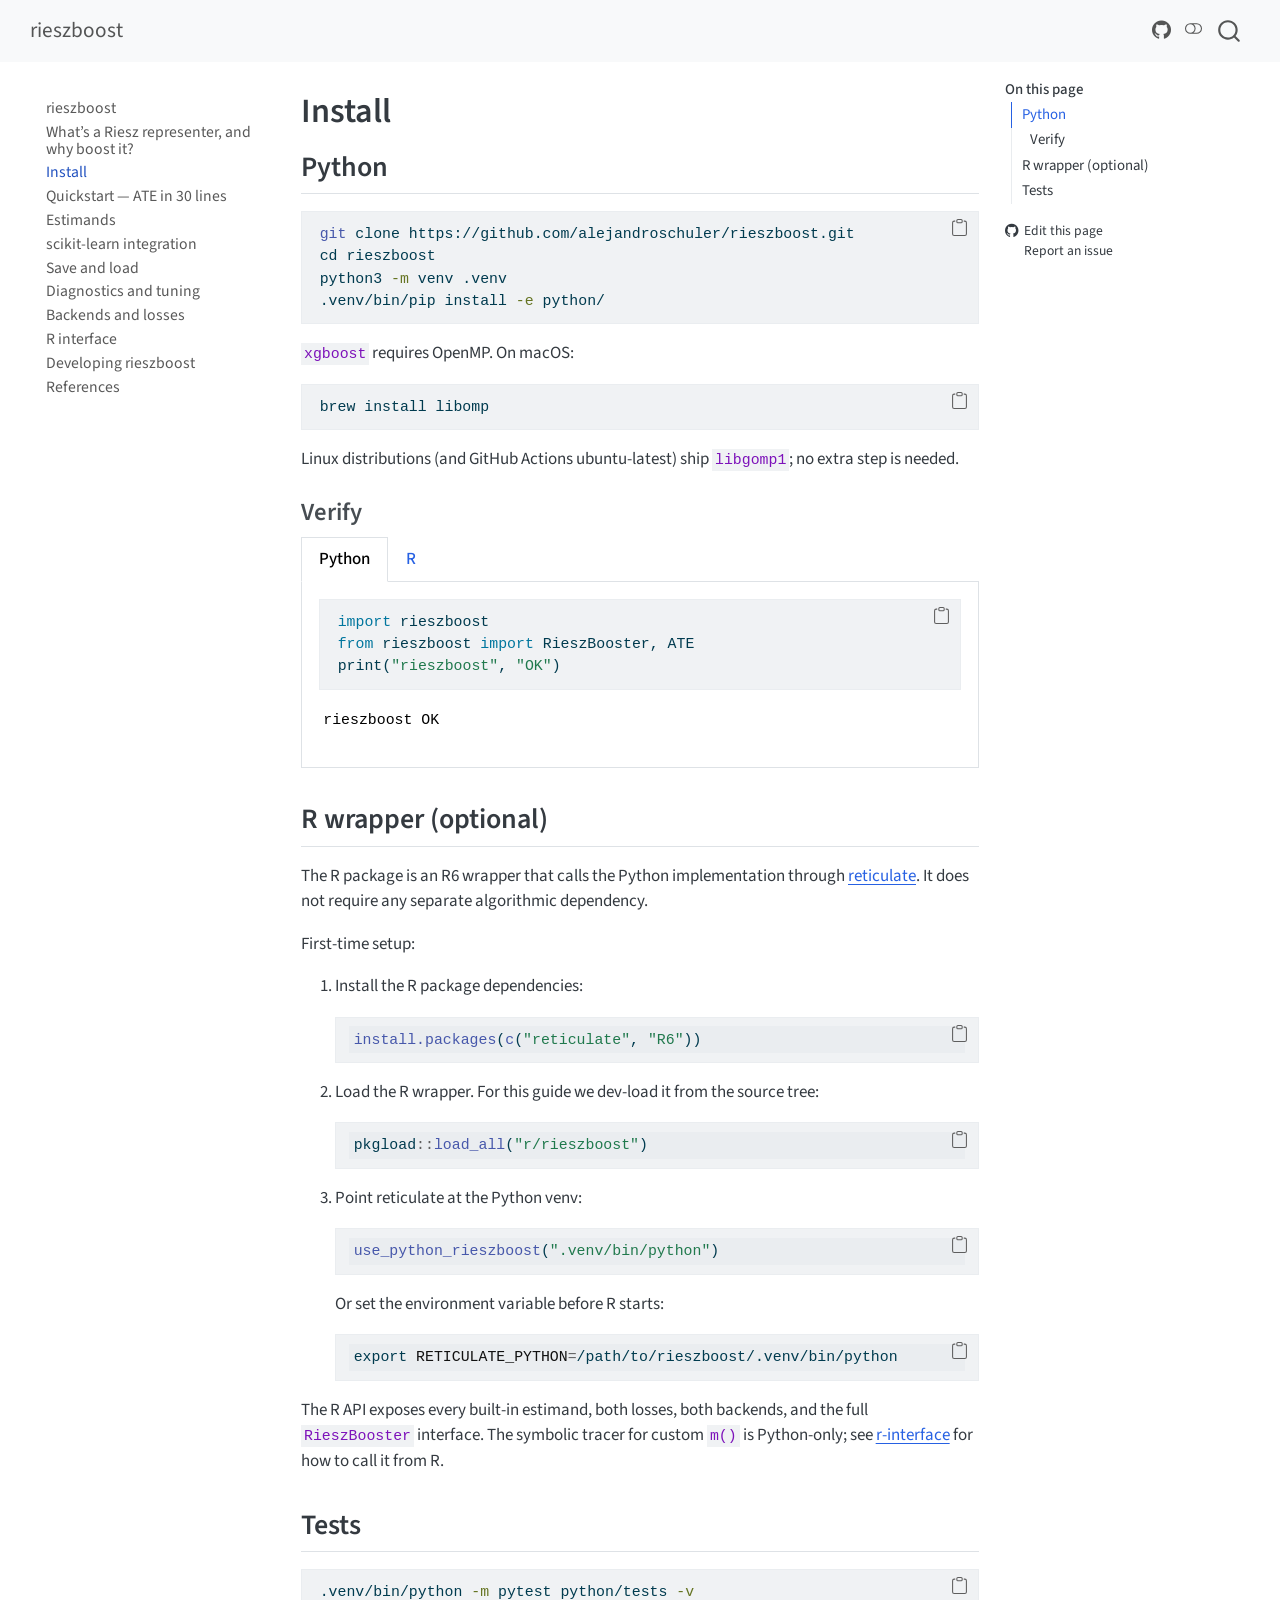
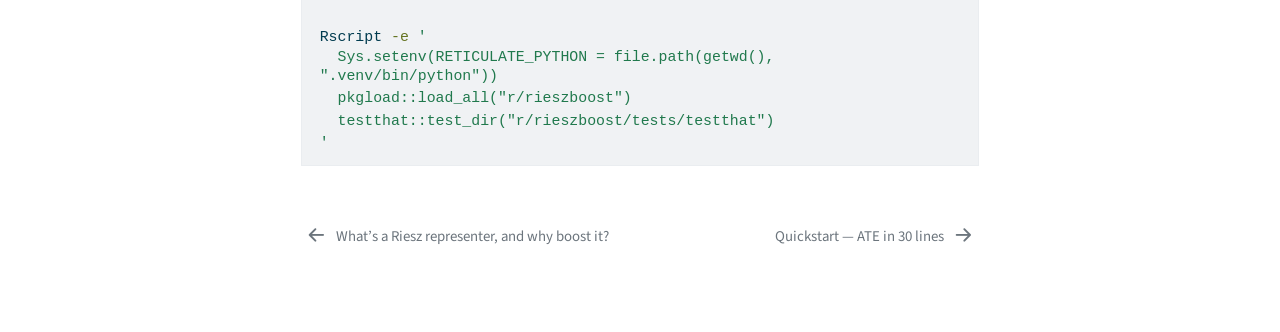
<file: install.html>
<!DOCTYPE html>
<html xmlns="http://www.w3.org/1999/xhtml" lang="en" xml:lang="en"><head>

<meta charset="utf-8">
<meta name="generator" content="quarto-1.9.37">

<meta name="viewport" content="width=device-width, initial-scale=1.0, user-scalable=yes">


<title>Install – rieszboost</title>
<style>
/* Default styles provided by pandoc.
** See https://pandoc.org/MANUAL.html#variables-for-html for config info.
*/
code{white-space: pre-wrap;}
span.smallcaps{font-variant: small-caps;}
div.columns{display: flex; gap: min(4vw, 1.5em);}
div.column{flex: auto; overflow-x: auto;}
div.hanging-indent{margin-left: 1.5em; text-indent: -1.5em;}
ul.task-list{list-style: none;}
ul.task-list li input[type="checkbox"] {
  width: 0.8em;
  margin: 0 0.8em 0.2em -1em; /* quarto-specific, see https://github.com/quarto-dev/quarto-cli/issues/4556 */ 
  vertical-align: middle;
}
/* CSS for syntax highlighting */
html { -webkit-text-size-adjust: 100%; }
pre > code.sourceCode { white-space: pre; position: relative; }
pre > code.sourceCode > span { display: inline-block; line-height: 1.25; }
pre > code.sourceCode > span:empty { height: 1.2em; }
.sourceCode { overflow: visible; }
code.sourceCode > span { color: inherit; text-decoration: inherit; }
div.sourceCode { margin: 1em 0; }
pre.sourceCode { margin: 0; }
@media screen {
div.sourceCode { overflow: auto; }
}
@media print {
pre > code.sourceCode { white-space: pre-wrap; }
pre > code.sourceCode > span { text-indent: -5em; padding-left: 5em; }
}
pre.numberSource code
  { counter-reset: source-line 0; }
pre.numberSource code > span
  { position: relative; left: -4em; counter-increment: source-line; }
pre.numberSource code > span > a:first-child::before
  { content: counter(source-line);
    position: relative; left: -1em; text-align: right; vertical-align: baseline;
    border: none; display: inline-block;
    -webkit-touch-callout: none; -webkit-user-select: none;
    -khtml-user-select: none; -moz-user-select: none;
    -ms-user-select: none; user-select: none;
    padding: 0 4px; width: 4em;
  }
pre.numberSource { margin-left: 3em;  padding-left: 4px; }
div.sourceCode
  {   }
@media screen {
pre > code.sourceCode > span > a:first-child::before { text-decoration: underline; }
}
</style>


<script src="site_libs/quarto-nav/quarto-nav.js"></script>
<script src="site_libs/quarto-nav/headroom.min.js"></script>
<script src="site_libs/clipboard/clipboard.min.js"></script>
<script src="site_libs/quarto-search/autocomplete.umd.js"></script>
<script src="site_libs/quarto-search/fuse.min.js"></script>
<script src="site_libs/quarto-search/quarto-search.js"></script>
<meta name="quarto:offset" content="./">
<link href="./quickstart.html" rel="next">
<link href="./intro.html" rel="prev">
<script src="site_libs/quarto-html/quarto.js" type="module"></script>
<script src="site_libs/quarto-html/tabsets/tabsets.js" type="module"></script>
<script src="site_libs/quarto-html/popper.min.js"></script>
<script src="site_libs/quarto-html/tippy.umd.min.js"></script>
<script src="site_libs/quarto-html/anchor.min.js"></script>
<link href="site_libs/quarto-html/tippy.css" rel="stylesheet">
<link href="site_libs/quarto-html/quarto-syntax-highlighting-7f8f88aac4f3542376d5c11b86a4c14d.css" rel="stylesheet" class="quarto-color-scheme" id="quarto-text-highlighting-styles">
<link href="site_libs/quarto-html/quarto-syntax-highlighting-dark-d0ae9245876894da5ac7e18953ecc5cc.css" rel="stylesheet" class="quarto-color-scheme quarto-color-alternate" id="quarto-text-highlighting-styles">
<link href="site_libs/quarto-html/quarto-syntax-highlighting-7f8f88aac4f3542376d5c11b86a4c14d.css" rel="stylesheet" class="quarto-color-scheme-extra" id="quarto-text-highlighting-styles">
<script src="site_libs/bootstrap/bootstrap.min.js"></script>
<link href="site_libs/bootstrap/bootstrap-icons.css" rel="stylesheet">
<link href="site_libs/bootstrap/bootstrap-471f0014554f81eb40722b8717d96524.min.css" rel="stylesheet" append-hash="true" class="quarto-color-scheme" id="quarto-bootstrap" data-mode="light">
<link href="site_libs/bootstrap/bootstrap-dark-589e085fe78506912fc92237552c30f7.min.css" rel="stylesheet" append-hash="true" class="quarto-color-scheme quarto-color-alternate" id="quarto-bootstrap" data-mode="dark">
<link href="site_libs/bootstrap/bootstrap-471f0014554f81eb40722b8717d96524.min.css" rel="stylesheet" append-hash="true" class="quarto-color-scheme-extra" id="quarto-bootstrap" data-mode="light">
<script id="quarto-search-options" type="application/json">{
  "location": "navbar",
  "copy-button": false,
  "collapse-after": 3,
  "panel-placement": "end",
  "type": "overlay",
  "limit": 50,
  "keyboard-shortcut": [
    "f",
    "/",
    "s"
  ],
  "show-item-context": false,
  "language": {
    "search-no-results-text": "No results",
    "search-matching-documents-text": "matching documents",
    "search-copy-link-title": "Copy link to search",
    "search-hide-matches-text": "Hide additional matches",
    "search-more-match-text": "more match in this document",
    "search-more-matches-text": "more matches in this document",
    "search-clear-button-title": "Clear",
    "search-text-placeholder": "",
    "search-detached-cancel-button-title": "Cancel",
    "search-submit-button-title": "Submit",
    "search-label": "Search"
  }
}</script>


<link rel="stylesheet" href="styles.css">
</head>

<body class="nav-sidebar floating nav-fixed quarto-light"><script id="quarto-html-before-body" type="application/javascript">
    const toggleBodyColorMode = (bsSheetEl) => {
      const mode = bsSheetEl.getAttribute("data-mode");
      const bodyEl = window.document.querySelector("body");
      if (mode === "dark") {
        bodyEl.classList.add("quarto-dark");
        bodyEl.classList.remove("quarto-light");
      } else {
        bodyEl.classList.add("quarto-light");
        bodyEl.classList.remove("quarto-dark");
      }
    }
    const toggleBodyColorPrimary = () => {
      const bsSheetEl = window.document.querySelector("link#quarto-bootstrap:not([rel=disabled-stylesheet])");
      if (bsSheetEl) {
        toggleBodyColorMode(bsSheetEl);
      }
    }
    const setColorSchemeToggle = (alternate) => {
      const toggles = window.document.querySelectorAll('.quarto-color-scheme-toggle');
      for (let i=0; i < toggles.length; i++) {
        const toggle = toggles[i];
        if (toggle) {
          if (alternate) {
            toggle.classList.add("alternate");
          } else {
            toggle.classList.remove("alternate");
          }
        }
      }
    };
    const toggleColorMode = (alternate) => {
      // Switch the stylesheets
      const primaryStylesheets = window.document.querySelectorAll('link.quarto-color-scheme:not(.quarto-color-alternate)');
      const alternateStylesheets = window.document.querySelectorAll('link.quarto-color-scheme.quarto-color-alternate');
      manageTransitions('#quarto-margin-sidebar .nav-link', false);
      if (alternate) {
        // note: dark is layered on light, we don't disable primary!
        enableStylesheet(alternateStylesheets);
        for (const sheetNode of alternateStylesheets) {
          if (sheetNode.id === "quarto-bootstrap") {
            toggleBodyColorMode(sheetNode);
          }
        }
      } else {
        disableStylesheet(alternateStylesheets);
        enableStylesheet(primaryStylesheets)
        toggleBodyColorPrimary();
      }
      manageTransitions('#quarto-margin-sidebar .nav-link', true);
      // Switch the toggles
      setColorSchemeToggle(alternate)
      // Hack to workaround the fact that safari doesn't
      // properly recolor the scrollbar when toggling (#1455)
      if (navigator.userAgent.indexOf('Safari') > 0 && navigator.userAgent.indexOf('Chrome') == -1) {
        manageTransitions("body", false);
        window.scrollTo(0, 1);
        setTimeout(() => {
          window.scrollTo(0, 0);
          manageTransitions("body", true);
        }, 40);
      }
    }
    const disableStylesheet = (stylesheets) => {
      for (let i=0; i < stylesheets.length; i++) {
        const stylesheet = stylesheets[i];
        stylesheet.rel = 'disabled-stylesheet';
      }
    }
    const enableStylesheet = (stylesheets) => {
      for (let i=0; i < stylesheets.length; i++) {
        const stylesheet = stylesheets[i];
        if(stylesheet.rel !== 'stylesheet') { // for Chrome, which will still FOUC without this check
          stylesheet.rel = 'stylesheet';
        }
      }
    }
    const manageTransitions = (selector, allowTransitions) => {
      const els = window.document.querySelectorAll(selector);
      for (let i=0; i < els.length; i++) {
        const el = els[i];
        if (allowTransitions) {
          el.classList.remove('notransition');
        } else {
          el.classList.add('notransition');
        }
      }
    }
    const isFileUrl = () => {
      return window.location.protocol === 'file:';
    }
    const hasAlternateSentinel = () => {
      let styleSentinel = getColorSchemeSentinel();
      if (styleSentinel !== null) {
        return styleSentinel === "alternate";
      } else {
        return false;
      }
    }
    const setStyleSentinel = (alternate) => {
      const value = alternate ? "alternate" : "default";
      if (!isFileUrl()) {
        window.localStorage.setItem("quarto-color-scheme", value);
      } else {
        localAlternateSentinel = value;
      }
    }
    const getColorSchemeSentinel = () => {
      if (!isFileUrl()) {
        const storageValue = window.localStorage.getItem("quarto-color-scheme");
        return storageValue != null ? storageValue : localAlternateSentinel;
      } else {
        return localAlternateSentinel;
      }
    }
    const toggleGiscusIfUsed = (isAlternate, darkModeDefault) => {
      const baseTheme = document.querySelector('#giscus-base-theme')?.value ?? 'light';
      const alternateTheme = document.querySelector('#giscus-alt-theme')?.value ?? 'dark';
      let newTheme = '';
      if(authorPrefersDark) {
        newTheme = isAlternate ? baseTheme : alternateTheme;
      } else {
        newTheme = isAlternate ? alternateTheme : baseTheme;
      }
      const changeGiscusTheme = () => {
        // From: https://github.com/giscus/giscus/issues/336
        const sendMessage = (message) => {
          const iframe = document.querySelector('iframe.giscus-frame');
          if (!iframe) return;
          iframe.contentWindow.postMessage({ giscus: message }, 'https://giscus.app');
        }
        sendMessage({
          setConfig: {
            theme: newTheme
          }
        });
      }
      const isGiscussLoaded = window.document.querySelector('iframe.giscus-frame') !== null;
      if (isGiscussLoaded) {
        changeGiscusTheme();
      }
    };
    const authorPrefersDark = false;
    const darkModeDefault = authorPrefersDark;
      document.querySelector('link#quarto-text-highlighting-styles.quarto-color-scheme-extra').rel = 'disabled-stylesheet';
      document.querySelector('link#quarto-bootstrap.quarto-color-scheme-extra').rel = 'disabled-stylesheet';
    let localAlternateSentinel = darkModeDefault ? 'alternate' : 'default';
    // Dark / light mode switch
    window.quartoToggleColorScheme = () => {
      // Read the current dark / light value
      let toAlternate = !hasAlternateSentinel();
      toggleColorMode(toAlternate);
      setStyleSentinel(toAlternate);
      toggleGiscusIfUsed(toAlternate, darkModeDefault);
      window.dispatchEvent(new Event('resize'));
    };
    // Switch to dark mode if need be
    if (hasAlternateSentinel()) {
      toggleColorMode(true);
    } else {
      toggleColorMode(false);
    }
  </script>

<div id="quarto-search-results"></div>
  <header id="quarto-header" class="headroom fixed-top">
    <nav class="navbar navbar-expand-lg " data-bs-theme="dark">
      <div class="navbar-container container-fluid">
      <div class="navbar-brand-container mx-auto">
    <a class="navbar-brand" href="./index.html">
    <span class="navbar-title">rieszboost</span>
    </a>
  </div>
            <div id="quarto-search" class="" title="Search"></div>
          <button class="navbar-toggler" type="button" data-bs-toggle="collapse" data-bs-target="#navbarCollapse" aria-controls="navbarCollapse" role="menu" aria-expanded="false" aria-label="Toggle navigation" onclick="if (window.quartoToggleHeadroom) { window.quartoToggleHeadroom(); }">
  <span class="navbar-toggler-icon"></span>
</button>
          <div class="collapse navbar-collapse" id="navbarCollapse">
            <ul class="navbar-nav navbar-nav-scroll ms-auto">
  <li class="nav-item compact">
    <a class="nav-link" href="https://github.com/alejandroschuler/rieszboost"> <i class="bi bi-github" role="img" aria-label="GitHub">
</i> 
<span class="menu-text"></span></a>
  </li>  
</ul>
          </div> <!-- /navcollapse -->
            <div class="quarto-navbar-tools">
  <a href="" class="quarto-color-scheme-toggle quarto-navigation-tool  px-1" onclick="window.quartoToggleColorScheme(); return false;" title="Toggle dark mode"><i class="bi"></i></a>
</div>
      </div> <!-- /container-fluid -->
    </nav>
  <nav class="quarto-secondary-nav">
    <div class="container-fluid d-flex">
      <button type="button" class="quarto-btn-toggle btn" data-bs-toggle="collapse" role="button" data-bs-target=".quarto-sidebar-collapse-item" aria-controls="quarto-sidebar" aria-expanded="false" aria-label="Toggle sidebar navigation" onclick="if (window.quartoToggleHeadroom) { window.quartoToggleHeadroom(); }">
        <i class="bi bi-layout-text-sidebar-reverse"></i>
      </button>
        <nav class="quarto-page-breadcrumbs" aria-label="breadcrumb"><ol class="breadcrumb"><li class="breadcrumb-item"><a href="./install.html">Install</a></li></ol></nav>
        <a class="flex-grow-1" role="navigation" data-bs-toggle="collapse" data-bs-target=".quarto-sidebar-collapse-item" aria-controls="quarto-sidebar" aria-expanded="false" aria-label="Toggle sidebar navigation" onclick="if (window.quartoToggleHeadroom) { window.quartoToggleHeadroom(); }">      
        </a>
    </div>
  </nav>
</header>
<!-- content -->
<div id="quarto-content" class="quarto-container page-columns page-rows-contents page-layout-article page-navbar">
<!-- sidebar -->
  <nav id="quarto-sidebar" class="sidebar collapse collapse-horizontal quarto-sidebar-collapse-item sidebar-navigation floating overflow-auto">
    <div class="sidebar-menu-container"> 
    <ul class="list-unstyled mt-1">
        <li class="sidebar-item">
  <div class="sidebar-item-container"> 
  <a href="./index.html" class="sidebar-item-text sidebar-link">
 <span class="menu-text">rieszboost</span></a>
  </div>
</li>
        <li class="sidebar-item">
  <div class="sidebar-item-container"> 
  <a href="./intro.html" class="sidebar-item-text sidebar-link">
 <span class="menu-text">What’s a Riesz representer, and why boost it?</span></a>
  </div>
</li>
        <li class="sidebar-item">
  <div class="sidebar-item-container"> 
  <a href="./install.html" class="sidebar-item-text sidebar-link active">
 <span class="menu-text">Install</span></a>
  </div>
</li>
        <li class="sidebar-item">
  <div class="sidebar-item-container"> 
  <a href="./quickstart.html" class="sidebar-item-text sidebar-link">
 <span class="menu-text">Quickstart — ATE in 30 lines</span></a>
  </div>
</li>
        <li class="sidebar-item">
  <div class="sidebar-item-container"> 
  <a href="./estimands.html" class="sidebar-item-text sidebar-link">
 <span class="menu-text">Estimands</span></a>
  </div>
</li>
        <li class="sidebar-item">
  <div class="sidebar-item-container"> 
  <a href="./sklearn-integration.html" class="sidebar-item-text sidebar-link">
 <span class="menu-text">scikit-learn integration</span></a>
  </div>
</li>
        <li class="sidebar-item">
  <div class="sidebar-item-container"> 
  <a href="./save-and-load.html" class="sidebar-item-text sidebar-link">
 <span class="menu-text">Save and load</span></a>
  </div>
</li>
        <li class="sidebar-item">
  <div class="sidebar-item-container"> 
  <a href="./diagnostics-and-tuning.html" class="sidebar-item-text sidebar-link">
 <span class="menu-text">Diagnostics and tuning</span></a>
  </div>
</li>
        <li class="sidebar-item">
  <div class="sidebar-item-container"> 
  <a href="./backends-and-losses.html" class="sidebar-item-text sidebar-link">
 <span class="menu-text">Backends and losses</span></a>
  </div>
</li>
        <li class="sidebar-item">
  <div class="sidebar-item-container"> 
  <a href="./r-interface.html" class="sidebar-item-text sidebar-link">
 <span class="menu-text">R interface</span></a>
  </div>
</li>
        <li class="sidebar-item">
  <div class="sidebar-item-container"> 
  <a href="./developing.html" class="sidebar-item-text sidebar-link">
 <span class="menu-text">Developing rieszboost</span></a>
  </div>
</li>
        <li class="sidebar-item">
  <div class="sidebar-item-container"> 
  <a href="./references.html" class="sidebar-item-text sidebar-link">
 <span class="menu-text">References</span></a>
  </div>
</li>
    </ul>
    </div>
</nav>
<div id="quarto-sidebar-glass" class="quarto-sidebar-collapse-item" data-bs-toggle="collapse" data-bs-target=".quarto-sidebar-collapse-item"></div>
<!-- margin-sidebar -->
    <div id="quarto-margin-sidebar" class="sidebar margin-sidebar">
        <nav id="TOC" role="doc-toc" class="toc-active">
    <h2 id="toc-title">On this page</h2>
   
  <ul>
  <li><a href="#python" id="toc-python" class="nav-link active" data-scroll-target="#python">Python</a>
  <ul class="collapse">
  <li><a href="#verify" id="toc-verify" class="nav-link" data-scroll-target="#verify">Verify</a></li>
  </ul></li>
  <li><a href="#r-wrapper-optional" id="toc-r-wrapper-optional" class="nav-link" data-scroll-target="#r-wrapper-optional">R wrapper (optional)</a></li>
  <li><a href="#tests" id="toc-tests" class="nav-link" data-scroll-target="#tests">Tests</a></li>
  </ul>
<div class="toc-actions"><ul><li><a href="https://github.com/alejandroschuler/rieszboost/edit/main/install.qmd" class="toc-action"><i class="bi bi-github"></i>Edit this page</a></li><li><a href="https://github.com/alejandroschuler/rieszboost/issues/new" class="toc-action"><i class="bi empty"></i>Report an issue</a></li></ul></div></nav>
    </div>
<!-- main -->
<main class="content" id="quarto-document-content">


<header id="title-block-header" class="quarto-title-block default">
<div class="quarto-title">
<h1 class="title">Install</h1>
</div>



<div class="quarto-title-meta">

    
  
    
  </div>
  


</header>


<section id="python" class="level2">
<h2 class="anchored" data-anchor-id="python">Python</h2>
<div class="code-copy-outer-scaffold"><div class="sourceCode" id="cb1"><pre class="sourceCode sh code-with-copy"><code class="sourceCode bash"><span id="cb1-1"><a href="#cb1-1" aria-hidden="true" tabindex="-1"></a><span class="fu">git</span> clone https://github.com/alejandroschuler/rieszboost.git</span>
<span id="cb1-2"><a href="#cb1-2" aria-hidden="true" tabindex="-1"></a><span class="bu">cd</span> rieszboost</span>
<span id="cb1-3"><a href="#cb1-3" aria-hidden="true" tabindex="-1"></a><span class="ex">python3</span> <span class="at">-m</span> venv .venv</span>
<span id="cb1-4"><a href="#cb1-4" aria-hidden="true" tabindex="-1"></a><span class="ex">.venv/bin/pip</span> install <span class="at">-e</span> python/</span></code></pre></div><button title="Copy to Clipboard" class="code-copy-button"><i class="bi"></i></button></div>
<p><code>xgboost</code> requires OpenMP. On macOS:</p>
<div class="code-copy-outer-scaffold"><div class="sourceCode" id="cb2"><pre class="sourceCode sh code-with-copy"><code class="sourceCode bash"><span id="cb2-1"><a href="#cb2-1" aria-hidden="true" tabindex="-1"></a><span class="ex">brew</span> install libomp</span></code></pre></div><button title="Copy to Clipboard" class="code-copy-button"><i class="bi"></i></button></div>
<p>Linux distributions (and GitHub Actions ubuntu-latest) ship <code>libgomp1</code>; no extra step is needed.</p>
<section id="verify" class="level3">
<h3 class="anchored" data-anchor-id="verify">Verify</h3>
<div class="tabset-margin-container"></div><div class="panel-tabset" data-group="lang">
<ul class="nav nav-tabs" role="tablist"><li class="nav-item" role="presentation"><a class="nav-link active" id="tabset-1-1-tab" data-bs-toggle="tab" data-bs-target="#tabset-1-1" role="tab" aria-controls="tabset-1-1" aria-selected="true" href="">Python</a></li><li class="nav-item" role="presentation"><a class="nav-link" id="tabset-1-2-tab" data-bs-toggle="tab" data-bs-target="#tabset-1-2" role="tab" aria-controls="tabset-1-2" aria-selected="false" href="">R</a></li></ul>
<div class="tab-content" data-group="lang">
<div id="tabset-1-1" class="tab-pane active" role="tabpanel" aria-labelledby="tabset-1-1-tab">
<div class="cell">
<div class="code-copy-outer-scaffold"><div class="sourceCode cell-code" id="cb3"><pre class="sourceCode python code-with-copy"><code class="sourceCode python"><span id="cb3-1"><a href="#cb3-1" aria-hidden="true" tabindex="-1"></a><span class="im">import</span> rieszboost</span>
<span id="cb3-2"><a href="#cb3-2" aria-hidden="true" tabindex="-1"></a><span class="im">from</span> rieszboost <span class="im">import</span> RieszBooster, ATE</span>
<span id="cb3-3"><a href="#cb3-3" aria-hidden="true" tabindex="-1"></a><span class="bu">print</span>(<span class="st">"rieszboost"</span>, <span class="st">"OK"</span>)</span></code></pre></div><button title="Copy to Clipboard" class="code-copy-button"><i class="bi"></i></button></div>
<div class="cell-output cell-output-stdout">
<pre><code>rieszboost OK</code></pre>
</div>
</div>
</div>
<div id="tabset-1-2" class="tab-pane" role="tabpanel" aria-labelledby="tabset-1-2-tab">
<div class="cell">
<div class="code-copy-outer-scaffold"><div class="sourceCode cell-code" id="cb5"><pre class="sourceCode r code-with-copy"><code class="sourceCode r"><span id="cb5-1"><a href="#cb5-1" aria-hidden="true" tabindex="-1"></a><span class="fu">print</span>(<span class="st">"rieszboost (R wrapper) OK"</span>)</span></code></pre></div><button title="Copy to Clipboard" class="code-copy-button"><i class="bi"></i></button></div>
<div class="cell-output cell-output-stdout">
<pre><code>[1] "rieszboost (R wrapper) OK"</code></pre>
</div>
</div>
</div>
</div>
</div>
</section>
</section>
<section id="r-wrapper-optional" class="level2">
<h2 class="anchored" data-anchor-id="r-wrapper-optional">R wrapper (optional)</h2>
<p>The R package is an R6 wrapper that calls the Python implementation through <a href="https://rstudio.github.io/reticulate/">reticulate</a>. It does not require any separate algorithmic dependency.</p>
<p>First-time setup:</p>
<ol type="1">
<li><p>Install the R package dependencies:</p>
<div class="code-copy-outer-scaffold"><div class="sourceCode" id="cb7"><pre class="sourceCode r code-with-copy"><code class="sourceCode r"><span id="cb7-1"><a href="#cb7-1" aria-hidden="true" tabindex="-1"></a><span class="fu">install.packages</span>(<span class="fu">c</span>(<span class="st">"reticulate"</span>, <span class="st">"R6"</span>))</span></code></pre></div><button title="Copy to Clipboard" class="code-copy-button"><i class="bi"></i></button></div></li>
<li><p>Load the R wrapper. For this guide we dev-load it from the source tree:</p>
<div class="code-copy-outer-scaffold"><div class="sourceCode" id="cb8"><pre class="sourceCode r code-with-copy"><code class="sourceCode r"><span id="cb8-1"><a href="#cb8-1" aria-hidden="true" tabindex="-1"></a>pkgload<span class="sc">::</span><span class="fu">load_all</span>(<span class="st">"r/rieszboost"</span>)</span></code></pre></div><button title="Copy to Clipboard" class="code-copy-button"><i class="bi"></i></button></div></li>
<li><p>Point reticulate at the Python venv:</p>
<div class="code-copy-outer-scaffold"><div class="sourceCode" id="cb9"><pre class="sourceCode r code-with-copy"><code class="sourceCode r"><span id="cb9-1"><a href="#cb9-1" aria-hidden="true" tabindex="-1"></a><span class="fu">use_python_rieszboost</span>(<span class="st">".venv/bin/python"</span>)</span></code></pre></div><button title="Copy to Clipboard" class="code-copy-button"><i class="bi"></i></button></div>
<p>Or set the environment variable before R starts:</p>
<div class="code-copy-outer-scaffold"><div class="sourceCode" id="cb10"><pre class="sourceCode sh code-with-copy"><code class="sourceCode bash"><span id="cb10-1"><a href="#cb10-1" aria-hidden="true" tabindex="-1"></a><span class="bu">export</span> <span class="va">RETICULATE_PYTHON</span><span class="op">=</span>/path/to/rieszboost/.venv/bin/python</span></code></pre></div><button title="Copy to Clipboard" class="code-copy-button"><i class="bi"></i></button></div></li>
</ol>
<p>The R API exposes every built-in estimand, both losses, both backends, and the full <code>RieszBooster</code> interface. The symbolic tracer for custom <code>m()</code> is Python-only; see <a href="./r-interface.html">r-interface</a> for how to call it from R.</p>
</section>
<section id="tests" class="level2">
<h2 class="anchored" data-anchor-id="tests">Tests</h2>
<div class="code-copy-outer-scaffold"><div class="sourceCode" id="cb11"><pre class="sourceCode bash code-with-copy"><code class="sourceCode bash"><span id="cb11-1"><a href="#cb11-1" aria-hidden="true" tabindex="-1"></a><span class="ex">.venv/bin/python</span> <span class="at">-m</span> pytest python/tests <span class="at">-v</span></span>
<span id="cb11-2"><a href="#cb11-2" aria-hidden="true" tabindex="-1"></a></span>
<span id="cb11-3"><a href="#cb11-3" aria-hidden="true" tabindex="-1"></a><span class="ex">Rscript</span> <span class="at">-e</span> <span class="st">'</span></span>
<span id="cb11-4"><a href="#cb11-4" aria-hidden="true" tabindex="-1"></a><span class="st">  Sys.setenv(RETICULATE_PYTHON = file.path(getwd(), ".venv/bin/python"))</span></span>
<span id="cb11-5"><a href="#cb11-5" aria-hidden="true" tabindex="-1"></a><span class="st">  pkgload::load_all("r/rieszboost")</span></span>
<span id="cb11-6"><a href="#cb11-6" aria-hidden="true" tabindex="-1"></a><span class="st">  testthat::test_dir("r/rieszboost/tests/testthat")</span></span>
<span id="cb11-7"><a href="#cb11-7" aria-hidden="true" tabindex="-1"></a><span class="st">'</span></span></code></pre></div><button title="Copy to Clipboard" class="code-copy-button"><i class="bi"></i></button></div>


</section>

</main> <!-- /main -->
<script id="quarto-html-after-body" type="application/javascript">
  window.document.addEventListener("DOMContentLoaded", function (event) {
    // Ensure there is a toggle, if there isn't float one in the top right
    if (window.document.querySelector('.quarto-color-scheme-toggle') === null) {
      const a = window.document.createElement('a');
      a.classList.add('top-right');
      a.classList.add('quarto-color-scheme-toggle');
      a.href = "";
      a.onclick = function() { try { window.quartoToggleColorScheme(); } catch {} return false; };
      const i = window.document.createElement("i");
      i.classList.add('bi');
      a.appendChild(i);
      window.document.body.appendChild(a);
    }
    setColorSchemeToggle(hasAlternateSentinel())
    const icon = "";
    const anchorJS = new window.AnchorJS();
    anchorJS.options = {
      placement: 'right',
      icon: icon
    };
    anchorJS.add('.anchored');
    const isCodeAnnotation = (el) => {
      for (const clz of el.classList) {
        if (clz.startsWith('code-annotation-')) {                     
          return true;
        }
      }
      return false;
    }
    const onCopySuccess = function(e) {
      // button target
      const button = e.trigger;
      // don't keep focus
      button.blur();
      // flash "checked"
      button.classList.add('code-copy-button-checked');
      var currentTitle = button.getAttribute("title");
      button.setAttribute("title", "Copied!");
      let tooltip;
      if (window.bootstrap) {
        button.setAttribute("data-bs-toggle", "tooltip");
        button.setAttribute("data-bs-placement", "left");
        button.setAttribute("data-bs-title", "Copied!");
        tooltip = new bootstrap.Tooltip(button, 
          { trigger: "manual", 
            customClass: "code-copy-button-tooltip",
            offset: [0, -8]});
        tooltip.show();    
      }
      setTimeout(function() {
        if (tooltip) {
          tooltip.hide();
          button.removeAttribute("data-bs-title");
          button.removeAttribute("data-bs-toggle");
          button.removeAttribute("data-bs-placement");
        }
        button.setAttribute("title", currentTitle);
        button.classList.remove('code-copy-button-checked');
      }, 1000);
      // clear code selection
      e.clearSelection();
    }
    const getTextToCopy = function(trigger) {
      const outerScaffold = trigger.parentElement.cloneNode(true);
      const codeEl = outerScaffold.querySelector('code');
      for (const childEl of codeEl.children) {
        if (isCodeAnnotation(childEl)) {
          childEl.remove();
        }
      }
      return codeEl.innerText;
    }
    const clipboard = new window.ClipboardJS('.code-copy-button:not([data-in-quarto-modal])', {
      text: getTextToCopy
    });
    clipboard.on('success', onCopySuccess);
    if (window.document.getElementById('quarto-embedded-source-code-modal')) {
      const clipboardModal = new window.ClipboardJS('.code-copy-button[data-in-quarto-modal]', {
        text: getTextToCopy,
        container: window.document.getElementById('quarto-embedded-source-code-modal')
      });
      clipboardModal.on('success', onCopySuccess);
    }
      var localhostRegex = new RegExp(/^(?:http|https):\/\/localhost\:?[0-9]*\//);
      var mailtoRegex = new RegExp(/^mailto:/);
        var filterRegex = new RegExp('/' + window.location.host + '/');
      var isInternal = (href) => {
          return filterRegex.test(href) || localhostRegex.test(href) || mailtoRegex.test(href);
      }
      // Inspect non-navigation links and adorn them if external
     var links = window.document.querySelectorAll('a[href]:not(.nav-link):not(.navbar-brand):not(.toc-action):not(.sidebar-link):not(.sidebar-item-toggle):not(.pagination-link):not(.no-external):not([aria-hidden]):not(.dropdown-item):not(.quarto-navigation-tool):not(.about-link)');
      for (var i=0; i<links.length; i++) {
        const link = links[i];
        if (!isInternal(link.href)) {
          // undo the damage that might have been done by quarto-nav.js in the case of
          // links that we want to consider external
          if (link.dataset.originalHref !== undefined) {
            link.href = link.dataset.originalHref;
          }
        }
      }
    function tippyHover(el, contentFn, onTriggerFn, onUntriggerFn) {
      const config = {
        allowHTML: true,
        maxWidth: 500,
        delay: 100,
        arrow: false,
        appendTo: function(el) {
            return el.parentElement;
        },
        interactive: true,
        interactiveBorder: 10,
        theme: 'quarto',
        placement: 'bottom-start',
      };
      if (contentFn) {
        config.content = contentFn;
      }
      if (onTriggerFn) {
        config.onTrigger = onTriggerFn;
      }
      if (onUntriggerFn) {
        config.onUntrigger = onUntriggerFn;
      }
      window.tippy(el, config); 
    }
    const noterefs = window.document.querySelectorAll('a[role="doc-noteref"]');
    for (var i=0; i<noterefs.length; i++) {
      const ref = noterefs[i];
      tippyHover(ref, function() {
        // use id or data attribute instead here
        let href = ref.getAttribute('data-footnote-href') || ref.getAttribute('href');
        try { href = new URL(href).hash; } catch {}
        const id = href.replace(/^#\/?/, "");
        const note = window.document.getElementById(id);
        if (note) {
          return note.innerHTML;
        } else {
          return "";
        }
      });
    }
    const xrefs = window.document.querySelectorAll('a.quarto-xref');
    const processXRef = (id, note) => {
      // Strip column container classes
      const stripColumnClz = (el) => {
        el.classList.remove("page-full", "page-columns");
        if (el.children) {
          for (const child of el.children) {
            stripColumnClz(child);
          }
        }
      }
      stripColumnClz(note)
      if (id === null || id.startsWith('sec-')) {
        // Special case sections, only their first couple elements
        const container = document.createElement("div");
        if (note.children && note.children.length > 2) {
          container.appendChild(note.children[0].cloneNode(true));
          for (let i = 1; i < note.children.length; i++) {
            const child = note.children[i];
            if (child.tagName === "P" && child.innerText === "") {
              continue;
            } else {
              container.appendChild(child.cloneNode(true));
              break;
            }
          }
          if (window.Quarto?.typesetMath) {
            window.Quarto.typesetMath(container);
          }
          return container.innerHTML
        } else {
          if (window.Quarto?.typesetMath) {
            window.Quarto.typesetMath(note);
          }
          return note.innerHTML;
        }
      } else {
        // Remove any anchor links if they are present
        const anchorLink = note.querySelector('a.anchorjs-link');
        if (anchorLink) {
          anchorLink.remove();
        }
        if (window.Quarto?.typesetMath) {
          window.Quarto.typesetMath(note);
        }
        if (note.classList.contains("callout")) {
          return note.outerHTML;
        } else {
          return note.innerHTML;
        }
      }
    }
    for (var i=0; i<xrefs.length; i++) {
      const xref = xrefs[i];
      tippyHover(xref, undefined, function(instance) {
        instance.disable();
        let url = xref.getAttribute('href');
        let hash = undefined; 
        if (url.startsWith('#')) {
          hash = url;
        } else {
          try { hash = new URL(url).hash; } catch {}
        }
        if (hash) {
          const id = hash.replace(/^#\/?/, "");
          const note = window.document.getElementById(id);
          if (note !== null) {
            try {
              const html = processXRef(id, note.cloneNode(true));
              instance.setContent(html);
            } finally {
              instance.enable();
              instance.show();
            }
          } else {
            // See if we can fetch this
            fetch(url.split('#')[0])
            .then(res => res.text())
            .then(html => {
              const parser = new DOMParser();
              const htmlDoc = parser.parseFromString(html, "text/html");
              const note = htmlDoc.getElementById(id);
              if (note !== null) {
                const html = processXRef(id, note);
                instance.setContent(html);
              } 
            }).finally(() => {
              instance.enable();
              instance.show();
            });
          }
        } else {
          // See if we can fetch a full url (with no hash to target)
          // This is a special case and we should probably do some content thinning / targeting
          fetch(url)
          .then(res => res.text())
          .then(html => {
            const parser = new DOMParser();
            const htmlDoc = parser.parseFromString(html, "text/html");
            const note = htmlDoc.querySelector('main.content');
            if (note !== null) {
              // This should only happen for chapter cross references
              // (since there is no id in the URL)
              // remove the first header
              if (note.children.length > 0 && note.children[0].tagName === "HEADER") {
                note.children[0].remove();
              }
              const html = processXRef(null, note);
              instance.setContent(html);
            } 
          }).finally(() => {
            instance.enable();
            instance.show();
          });
        }
      }, function(instance) {
      });
    }
        let selectedAnnoteEl;
        const selectorForAnnotation = ( cell, annotation) => {
          let cellAttr = 'data-code-cell="' + cell + '"';
          let lineAttr = 'data-code-annotation="' +  annotation + '"';
          const selector = 'span[' + cellAttr + '][' + lineAttr + ']';
          return selector;
        }
        const selectCodeLines = (annoteEl) => {
          const doc = window.document;
          const targetCell = annoteEl.getAttribute("data-target-cell");
          const targetAnnotation = annoteEl.getAttribute("data-target-annotation");
          const annoteSpan = window.document.querySelector(selectorForAnnotation(targetCell, targetAnnotation));
          const lines = annoteSpan.getAttribute("data-code-lines").split(",");
          const lineIds = lines.map((line) => {
            return targetCell + "-" + line;
          })
          let top = null;
          let height = null;
          let parent = null;
          if (lineIds.length > 0) {
              //compute the position of the single el (top and bottom and make a div)
              const el = window.document.getElementById(lineIds[0]);
              top = el.offsetTop;
              height = el.offsetHeight;
              parent = el.parentElement.parentElement;
            if (lineIds.length > 1) {
              const lastEl = window.document.getElementById(lineIds[lineIds.length - 1]);
              const bottom = lastEl.offsetTop + lastEl.offsetHeight;
              height = bottom - top;
            }
            if (top !== null && height !== null && parent !== null) {
              // cook up a div (if necessary) and position it 
              let div = window.document.getElementById("code-annotation-line-highlight");
              if (div === null) {
                div = window.document.createElement("div");
                div.setAttribute("id", "code-annotation-line-highlight");
                div.style.position = 'absolute';
                parent.appendChild(div);
              }
              div.style.top = top - 2 + "px";
              div.style.height = height + 4 + "px";
              div.style.left = 0;
              let gutterDiv = window.document.getElementById("code-annotation-line-highlight-gutter");
              if (gutterDiv === null) {
                gutterDiv = window.document.createElement("div");
                gutterDiv.setAttribute("id", "code-annotation-line-highlight-gutter");
                gutterDiv.style.position = 'absolute';
                const codeCell = window.document.getElementById(targetCell);
                const gutter = codeCell.querySelector('.code-annotation-gutter');
                gutter.appendChild(gutterDiv);
              }
              gutterDiv.style.top = top - 2 + "px";
              gutterDiv.style.height = height + 4 + "px";
            }
            selectedAnnoteEl = annoteEl;
          }
        };
        const unselectCodeLines = () => {
          const elementsIds = ["code-annotation-line-highlight", "code-annotation-line-highlight-gutter"];
          elementsIds.forEach((elId) => {
            const div = window.document.getElementById(elId);
            if (div) {
              div.remove();
            }
          });
          selectedAnnoteEl = undefined;
        };
          // Handle positioning of the toggle
      window.addEventListener(
        "resize",
        throttle(() => {
          elRect = undefined;
          if (selectedAnnoteEl) {
            selectCodeLines(selectedAnnoteEl);
          }
        }, 10)
      );
      function throttle(fn, ms) {
      let throttle = false;
      let timer;
        return (...args) => {
          if(!throttle) { // first call gets through
              fn.apply(this, args);
              throttle = true;
          } else { // all the others get throttled
              if(timer) clearTimeout(timer); // cancel #2
              timer = setTimeout(() => {
                fn.apply(this, args);
                timer = throttle = false;
              }, ms);
          }
        };
      }
        // Attach click handler to the DT
        const annoteDls = window.document.querySelectorAll('dt[data-target-cell]');
        for (const annoteDlNode of annoteDls) {
          annoteDlNode.addEventListener('click', (event) => {
            const clickedEl = event.target;
            if (clickedEl !== selectedAnnoteEl) {
              unselectCodeLines();
              const activeEl = window.document.querySelector('dt[data-target-cell].code-annotation-active');
              if (activeEl) {
                activeEl.classList.remove('code-annotation-active');
              }
              selectCodeLines(clickedEl);
              clickedEl.classList.add('code-annotation-active');
            } else {
              // Unselect the line
              unselectCodeLines();
              clickedEl.classList.remove('code-annotation-active');
            }
          });
        }
    const findCites = (el) => {
      const parentEl = el.parentElement;
      if (parentEl) {
        const cites = parentEl.dataset.cites;
        if (cites) {
          return {
            el,
            cites: cites.split(' ')
          };
        } else {
          return findCites(el.parentElement)
        }
      } else {
        return undefined;
      }
    };
    var bibliorefs = window.document.querySelectorAll('a[role="doc-biblioref"]');
    for (var i=0; i<bibliorefs.length; i++) {
      const ref = bibliorefs[i];
      const citeInfo = findCites(ref);
      if (citeInfo) {
        tippyHover(citeInfo.el, function() {
          var popup = window.document.createElement('div');
          citeInfo.cites.forEach(function(cite) {
            var citeDiv = window.document.createElement('div');
            citeDiv.classList.add('hanging-indent');
            citeDiv.classList.add('csl-entry');
            var biblioDiv = window.document.getElementById('ref-' + cite);
            if (biblioDiv) {
              citeDiv.innerHTML = biblioDiv.innerHTML;
            }
            popup.appendChild(citeDiv);
          });
          return popup.innerHTML;
        });
      }
    }
  });
  </script>
<nav class="page-navigation">
  <div class="nav-page nav-page-previous">
      <a href="./intro.html" class="pagination-link" aria-label="What's a Riesz representer, and why boost it?">
        <i class="bi bi-arrow-left-short"></i> <span class="nav-page-text">What’s a Riesz representer, and why boost it?</span>
      </a>          
  </div>
  <div class="nav-page nav-page-next">
      <a href="./quickstart.html" class="pagination-link" aria-label="Quickstart — ATE in 30 lines">
        <span class="nav-page-text">Quickstart — ATE in 30 lines</span> <i class="bi bi-arrow-right-short"></i>
      </a>
  </div>
</nav>
</div> <!-- /content -->




<footer class="footer"><div class="nav-footer"><div class="nav-footer-center"><div class="toc-actions d-sm-block d-md-none"><ul><li><a href="https://github.com/alejandroschuler/rieszboost/edit/main/install.qmd" class="toc-action"><i class="bi bi-github"></i>Edit this page</a></li><li><a href="https://github.com/alejandroschuler/rieszboost/issues/new" class="toc-action"><i class="bi empty"></i>Report an issue</a></li></ul></div></div></div></footer></body></html>
</file>
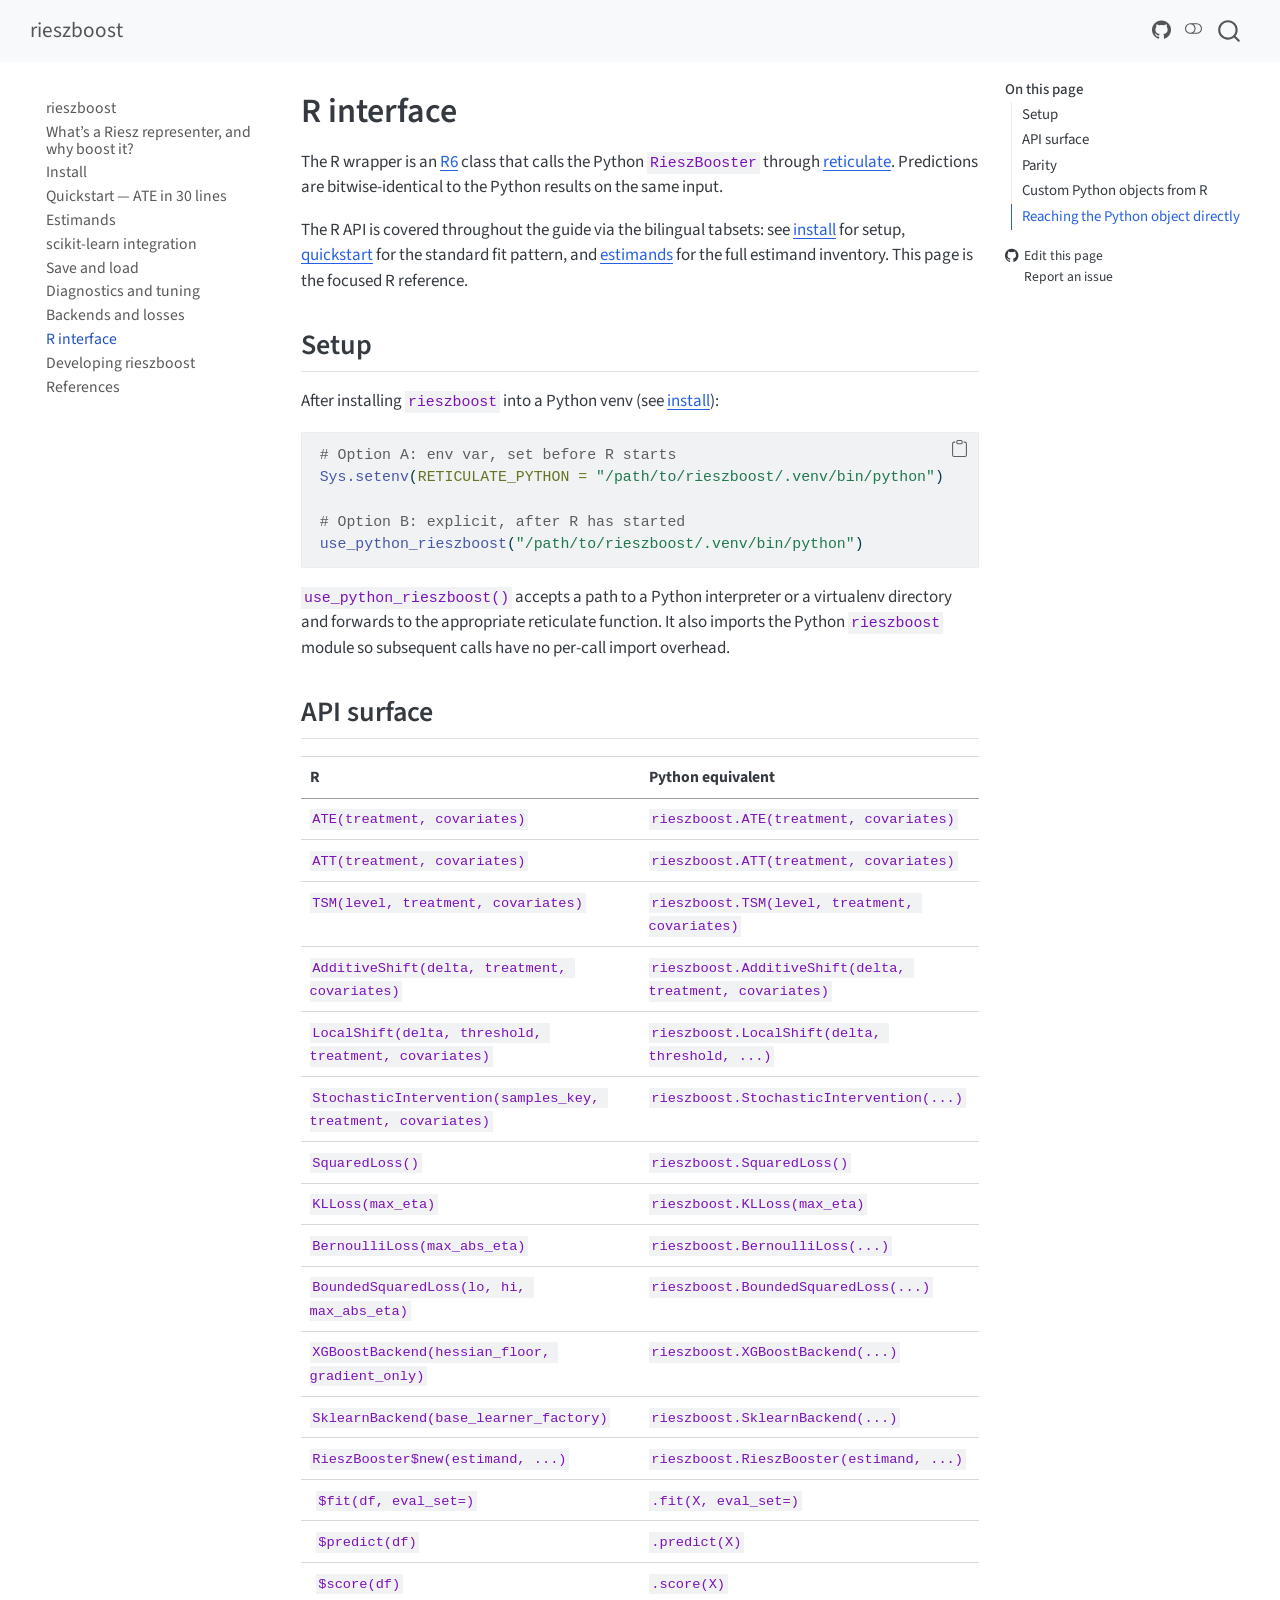
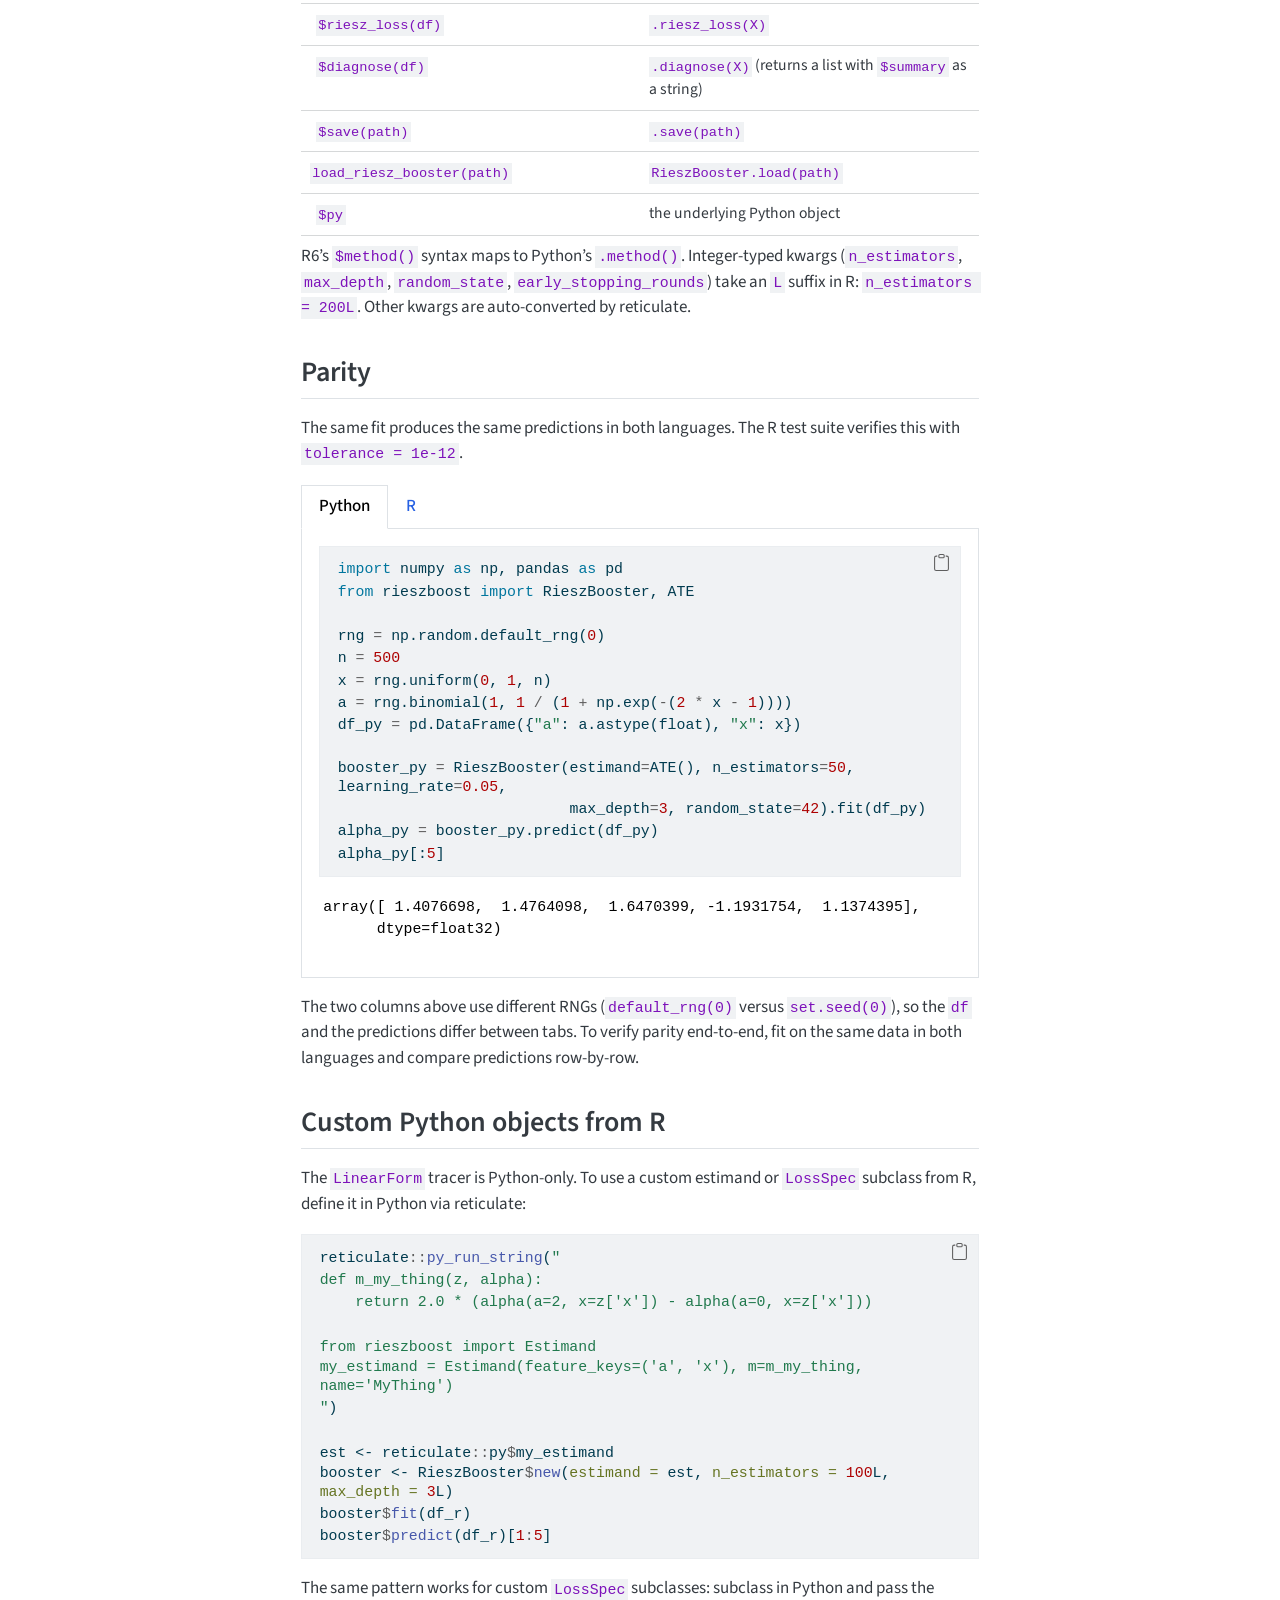
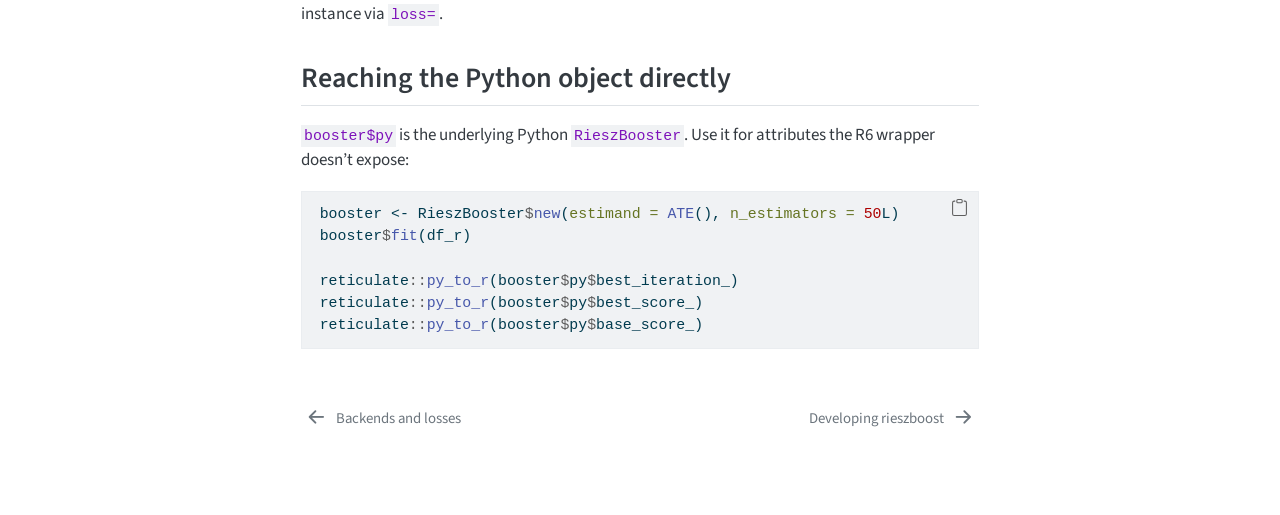
<file: r-interface.html>
<!DOCTYPE html>
<html xmlns="http://www.w3.org/1999/xhtml" lang="en" xml:lang="en"><head>

<meta charset="utf-8">
<meta name="generator" content="quarto-1.9.37">

<meta name="viewport" content="width=device-width, initial-scale=1.0, user-scalable=yes">


<title>R interface – rieszboost</title>
<style>
/* Default styles provided by pandoc.
** See https://pandoc.org/MANUAL.html#variables-for-html for config info.
*/
code{white-space: pre-wrap;}
span.smallcaps{font-variant: small-caps;}
div.columns{display: flex; gap: min(4vw, 1.5em);}
div.column{flex: auto; overflow-x: auto;}
div.hanging-indent{margin-left: 1.5em; text-indent: -1.5em;}
ul.task-list{list-style: none;}
ul.task-list li input[type="checkbox"] {
  width: 0.8em;
  margin: 0 0.8em 0.2em -1em; /* quarto-specific, see https://github.com/quarto-dev/quarto-cli/issues/4556 */ 
  vertical-align: middle;
}
/* CSS for syntax highlighting */
html { -webkit-text-size-adjust: 100%; }
pre > code.sourceCode { white-space: pre; position: relative; }
pre > code.sourceCode > span { display: inline-block; line-height: 1.25; }
pre > code.sourceCode > span:empty { height: 1.2em; }
.sourceCode { overflow: visible; }
code.sourceCode > span { color: inherit; text-decoration: inherit; }
div.sourceCode { margin: 1em 0; }
pre.sourceCode { margin: 0; }
@media screen {
div.sourceCode { overflow: auto; }
}
@media print {
pre > code.sourceCode { white-space: pre-wrap; }
pre > code.sourceCode > span { text-indent: -5em; padding-left: 5em; }
}
pre.numberSource code
  { counter-reset: source-line 0; }
pre.numberSource code > span
  { position: relative; left: -4em; counter-increment: source-line; }
pre.numberSource code > span > a:first-child::before
  { content: counter(source-line);
    position: relative; left: -1em; text-align: right; vertical-align: baseline;
    border: none; display: inline-block;
    -webkit-touch-callout: none; -webkit-user-select: none;
    -khtml-user-select: none; -moz-user-select: none;
    -ms-user-select: none; user-select: none;
    padding: 0 4px; width: 4em;
  }
pre.numberSource { margin-left: 3em;  padding-left: 4px; }
div.sourceCode
  {   }
@media screen {
pre > code.sourceCode > span > a:first-child::before { text-decoration: underline; }
}
</style>


<script src="site_libs/quarto-nav/quarto-nav.js"></script>
<script src="site_libs/quarto-nav/headroom.min.js"></script>
<script src="site_libs/clipboard/clipboard.min.js"></script>
<script src="site_libs/quarto-search/autocomplete.umd.js"></script>
<script src="site_libs/quarto-search/fuse.min.js"></script>
<script src="site_libs/quarto-search/quarto-search.js"></script>
<meta name="quarto:offset" content="./">
<link href="./developing.html" rel="next">
<link href="./backends-and-losses.html" rel="prev">
<script src="site_libs/quarto-html/quarto.js" type="module"></script>
<script src="site_libs/quarto-html/tabsets/tabsets.js" type="module"></script>
<script src="site_libs/quarto-html/popper.min.js"></script>
<script src="site_libs/quarto-html/tippy.umd.min.js"></script>
<script src="site_libs/quarto-html/anchor.min.js"></script>
<link href="site_libs/quarto-html/tippy.css" rel="stylesheet">
<link href="site_libs/quarto-html/quarto-syntax-highlighting-7f8f88aac4f3542376d5c11b86a4c14d.css" rel="stylesheet" class="quarto-color-scheme" id="quarto-text-highlighting-styles">
<link href="site_libs/quarto-html/quarto-syntax-highlighting-dark-d0ae9245876894da5ac7e18953ecc5cc.css" rel="stylesheet" class="quarto-color-scheme quarto-color-alternate" id="quarto-text-highlighting-styles">
<link href="site_libs/quarto-html/quarto-syntax-highlighting-7f8f88aac4f3542376d5c11b86a4c14d.css" rel="stylesheet" class="quarto-color-scheme-extra" id="quarto-text-highlighting-styles">
<script src="site_libs/bootstrap/bootstrap.min.js"></script>
<link href="site_libs/bootstrap/bootstrap-icons.css" rel="stylesheet">
<link href="site_libs/bootstrap/bootstrap-471f0014554f81eb40722b8717d96524.min.css" rel="stylesheet" append-hash="true" class="quarto-color-scheme" id="quarto-bootstrap" data-mode="light">
<link href="site_libs/bootstrap/bootstrap-dark-589e085fe78506912fc92237552c30f7.min.css" rel="stylesheet" append-hash="true" class="quarto-color-scheme quarto-color-alternate" id="quarto-bootstrap" data-mode="dark">
<link href="site_libs/bootstrap/bootstrap-471f0014554f81eb40722b8717d96524.min.css" rel="stylesheet" append-hash="true" class="quarto-color-scheme-extra" id="quarto-bootstrap" data-mode="light">
<script id="quarto-search-options" type="application/json">{
  "location": "navbar",
  "copy-button": false,
  "collapse-after": 3,
  "panel-placement": "end",
  "type": "overlay",
  "limit": 50,
  "keyboard-shortcut": [
    "f",
    "/",
    "s"
  ],
  "show-item-context": false,
  "language": {
    "search-no-results-text": "No results",
    "search-matching-documents-text": "matching documents",
    "search-copy-link-title": "Copy link to search",
    "search-hide-matches-text": "Hide additional matches",
    "search-more-match-text": "more match in this document",
    "search-more-matches-text": "more matches in this document",
    "search-clear-button-title": "Clear",
    "search-text-placeholder": "",
    "search-detached-cancel-button-title": "Cancel",
    "search-submit-button-title": "Submit",
    "search-label": "Search"
  }
}</script>


<link rel="stylesheet" href="styles.css">
</head>

<body class="nav-sidebar floating nav-fixed quarto-light"><script id="quarto-html-before-body" type="application/javascript">
    const toggleBodyColorMode = (bsSheetEl) => {
      const mode = bsSheetEl.getAttribute("data-mode");
      const bodyEl = window.document.querySelector("body");
      if (mode === "dark") {
        bodyEl.classList.add("quarto-dark");
        bodyEl.classList.remove("quarto-light");
      } else {
        bodyEl.classList.add("quarto-light");
        bodyEl.classList.remove("quarto-dark");
      }
    }
    const toggleBodyColorPrimary = () => {
      const bsSheetEl = window.document.querySelector("link#quarto-bootstrap:not([rel=disabled-stylesheet])");
      if (bsSheetEl) {
        toggleBodyColorMode(bsSheetEl);
      }
    }
    const setColorSchemeToggle = (alternate) => {
      const toggles = window.document.querySelectorAll('.quarto-color-scheme-toggle');
      for (let i=0; i < toggles.length; i++) {
        const toggle = toggles[i];
        if (toggle) {
          if (alternate) {
            toggle.classList.add("alternate");
          } else {
            toggle.classList.remove("alternate");
          }
        }
      }
    };
    const toggleColorMode = (alternate) => {
      // Switch the stylesheets
      const primaryStylesheets = window.document.querySelectorAll('link.quarto-color-scheme:not(.quarto-color-alternate)');
      const alternateStylesheets = window.document.querySelectorAll('link.quarto-color-scheme.quarto-color-alternate');
      manageTransitions('#quarto-margin-sidebar .nav-link', false);
      if (alternate) {
        // note: dark is layered on light, we don't disable primary!
        enableStylesheet(alternateStylesheets);
        for (const sheetNode of alternateStylesheets) {
          if (sheetNode.id === "quarto-bootstrap") {
            toggleBodyColorMode(sheetNode);
          }
        }
      } else {
        disableStylesheet(alternateStylesheets);
        enableStylesheet(primaryStylesheets)
        toggleBodyColorPrimary();
      }
      manageTransitions('#quarto-margin-sidebar .nav-link', true);
      // Switch the toggles
      setColorSchemeToggle(alternate)
      // Hack to workaround the fact that safari doesn't
      // properly recolor the scrollbar when toggling (#1455)
      if (navigator.userAgent.indexOf('Safari') > 0 && navigator.userAgent.indexOf('Chrome') == -1) {
        manageTransitions("body", false);
        window.scrollTo(0, 1);
        setTimeout(() => {
          window.scrollTo(0, 0);
          manageTransitions("body", true);
        }, 40);
      }
    }
    const disableStylesheet = (stylesheets) => {
      for (let i=0; i < stylesheets.length; i++) {
        const stylesheet = stylesheets[i];
        stylesheet.rel = 'disabled-stylesheet';
      }
    }
    const enableStylesheet = (stylesheets) => {
      for (let i=0; i < stylesheets.length; i++) {
        const stylesheet = stylesheets[i];
        if(stylesheet.rel !== 'stylesheet') { // for Chrome, which will still FOUC without this check
          stylesheet.rel = 'stylesheet';
        }
      }
    }
    const manageTransitions = (selector, allowTransitions) => {
      const els = window.document.querySelectorAll(selector);
      for (let i=0; i < els.length; i++) {
        const el = els[i];
        if (allowTransitions) {
          el.classList.remove('notransition');
        } else {
          el.classList.add('notransition');
        }
      }
    }
    const isFileUrl = () => {
      return window.location.protocol === 'file:';
    }
    const hasAlternateSentinel = () => {
      let styleSentinel = getColorSchemeSentinel();
      if (styleSentinel !== null) {
        return styleSentinel === "alternate";
      } else {
        return false;
      }
    }
    const setStyleSentinel = (alternate) => {
      const value = alternate ? "alternate" : "default";
      if (!isFileUrl()) {
        window.localStorage.setItem("quarto-color-scheme", value);
      } else {
        localAlternateSentinel = value;
      }
    }
    const getColorSchemeSentinel = () => {
      if (!isFileUrl()) {
        const storageValue = window.localStorage.getItem("quarto-color-scheme");
        return storageValue != null ? storageValue : localAlternateSentinel;
      } else {
        return localAlternateSentinel;
      }
    }
    const toggleGiscusIfUsed = (isAlternate, darkModeDefault) => {
      const baseTheme = document.querySelector('#giscus-base-theme')?.value ?? 'light';
      const alternateTheme = document.querySelector('#giscus-alt-theme')?.value ?? 'dark';
      let newTheme = '';
      if(authorPrefersDark) {
        newTheme = isAlternate ? baseTheme : alternateTheme;
      } else {
        newTheme = isAlternate ? alternateTheme : baseTheme;
      }
      const changeGiscusTheme = () => {
        // From: https://github.com/giscus/giscus/issues/336
        const sendMessage = (message) => {
          const iframe = document.querySelector('iframe.giscus-frame');
          if (!iframe) return;
          iframe.contentWindow.postMessage({ giscus: message }, 'https://giscus.app');
        }
        sendMessage({
          setConfig: {
            theme: newTheme
          }
        });
      }
      const isGiscussLoaded = window.document.querySelector('iframe.giscus-frame') !== null;
      if (isGiscussLoaded) {
        changeGiscusTheme();
      }
    };
    const authorPrefersDark = false;
    const darkModeDefault = authorPrefersDark;
      document.querySelector('link#quarto-text-highlighting-styles.quarto-color-scheme-extra').rel = 'disabled-stylesheet';
      document.querySelector('link#quarto-bootstrap.quarto-color-scheme-extra').rel = 'disabled-stylesheet';
    let localAlternateSentinel = darkModeDefault ? 'alternate' : 'default';
    // Dark / light mode switch
    window.quartoToggleColorScheme = () => {
      // Read the current dark / light value
      let toAlternate = !hasAlternateSentinel();
      toggleColorMode(toAlternate);
      setStyleSentinel(toAlternate);
      toggleGiscusIfUsed(toAlternate, darkModeDefault);
      window.dispatchEvent(new Event('resize'));
    };
    // Switch to dark mode if need be
    if (hasAlternateSentinel()) {
      toggleColorMode(true);
    } else {
      toggleColorMode(false);
    }
  </script>

<div id="quarto-search-results"></div>
  <header id="quarto-header" class="headroom fixed-top">
    <nav class="navbar navbar-expand-lg " data-bs-theme="dark">
      <div class="navbar-container container-fluid">
      <div class="navbar-brand-container mx-auto">
    <a class="navbar-brand" href="./index.html">
    <span class="navbar-title">rieszboost</span>
    </a>
  </div>
            <div id="quarto-search" class="" title="Search"></div>
          <button class="navbar-toggler" type="button" data-bs-toggle="collapse" data-bs-target="#navbarCollapse" aria-controls="navbarCollapse" role="menu" aria-expanded="false" aria-label="Toggle navigation" onclick="if (window.quartoToggleHeadroom) { window.quartoToggleHeadroom(); }">
  <span class="navbar-toggler-icon"></span>
</button>
          <div class="collapse navbar-collapse" id="navbarCollapse">
            <ul class="navbar-nav navbar-nav-scroll ms-auto">
  <li class="nav-item compact">
    <a class="nav-link" href="https://github.com/alejandroschuler/rieszboost"> <i class="bi bi-github" role="img" aria-label="GitHub">
</i> 
<span class="menu-text"></span></a>
  </li>  
</ul>
          </div> <!-- /navcollapse -->
            <div class="quarto-navbar-tools">
  <a href="" class="quarto-color-scheme-toggle quarto-navigation-tool  px-1" onclick="window.quartoToggleColorScheme(); return false;" title="Toggle dark mode"><i class="bi"></i></a>
</div>
      </div> <!-- /container-fluid -->
    </nav>
  <nav class="quarto-secondary-nav">
    <div class="container-fluid d-flex">
      <button type="button" class="quarto-btn-toggle btn" data-bs-toggle="collapse" role="button" data-bs-target=".quarto-sidebar-collapse-item" aria-controls="quarto-sidebar" aria-expanded="false" aria-label="Toggle sidebar navigation" onclick="if (window.quartoToggleHeadroom) { window.quartoToggleHeadroom(); }">
        <i class="bi bi-layout-text-sidebar-reverse"></i>
      </button>
        <nav class="quarto-page-breadcrumbs" aria-label="breadcrumb"><ol class="breadcrumb"><li class="breadcrumb-item"><a href="./r-interface.html">R interface</a></li></ol></nav>
        <a class="flex-grow-1" role="navigation" data-bs-toggle="collapse" data-bs-target=".quarto-sidebar-collapse-item" aria-controls="quarto-sidebar" aria-expanded="false" aria-label="Toggle sidebar navigation" onclick="if (window.quartoToggleHeadroom) { window.quartoToggleHeadroom(); }">      
        </a>
    </div>
  </nav>
</header>
<!-- content -->
<div id="quarto-content" class="quarto-container page-columns page-rows-contents page-layout-article page-navbar">
<!-- sidebar -->
  <nav id="quarto-sidebar" class="sidebar collapse collapse-horizontal quarto-sidebar-collapse-item sidebar-navigation floating overflow-auto">
    <div class="sidebar-menu-container"> 
    <ul class="list-unstyled mt-1">
        <li class="sidebar-item">
  <div class="sidebar-item-container"> 
  <a href="./index.html" class="sidebar-item-text sidebar-link">
 <span class="menu-text">rieszboost</span></a>
  </div>
</li>
        <li class="sidebar-item">
  <div class="sidebar-item-container"> 
  <a href="./intro.html" class="sidebar-item-text sidebar-link">
 <span class="menu-text">What’s a Riesz representer, and why boost it?</span></a>
  </div>
</li>
        <li class="sidebar-item">
  <div class="sidebar-item-container"> 
  <a href="./install.html" class="sidebar-item-text sidebar-link">
 <span class="menu-text">Install</span></a>
  </div>
</li>
        <li class="sidebar-item">
  <div class="sidebar-item-container"> 
  <a href="./quickstart.html" class="sidebar-item-text sidebar-link">
 <span class="menu-text">Quickstart — ATE in 30 lines</span></a>
  </div>
</li>
        <li class="sidebar-item">
  <div class="sidebar-item-container"> 
  <a href="./estimands.html" class="sidebar-item-text sidebar-link">
 <span class="menu-text">Estimands</span></a>
  </div>
</li>
        <li class="sidebar-item">
  <div class="sidebar-item-container"> 
  <a href="./sklearn-integration.html" class="sidebar-item-text sidebar-link">
 <span class="menu-text">scikit-learn integration</span></a>
  </div>
</li>
        <li class="sidebar-item">
  <div class="sidebar-item-container"> 
  <a href="./save-and-load.html" class="sidebar-item-text sidebar-link">
 <span class="menu-text">Save and load</span></a>
  </div>
</li>
        <li class="sidebar-item">
  <div class="sidebar-item-container"> 
  <a href="./diagnostics-and-tuning.html" class="sidebar-item-text sidebar-link">
 <span class="menu-text">Diagnostics and tuning</span></a>
  </div>
</li>
        <li class="sidebar-item">
  <div class="sidebar-item-container"> 
  <a href="./backends-and-losses.html" class="sidebar-item-text sidebar-link">
 <span class="menu-text">Backends and losses</span></a>
  </div>
</li>
        <li class="sidebar-item">
  <div class="sidebar-item-container"> 
  <a href="./r-interface.html" class="sidebar-item-text sidebar-link active">
 <span class="menu-text">R interface</span></a>
  </div>
</li>
        <li class="sidebar-item">
  <div class="sidebar-item-container"> 
  <a href="./developing.html" class="sidebar-item-text sidebar-link">
 <span class="menu-text">Developing rieszboost</span></a>
  </div>
</li>
        <li class="sidebar-item">
  <div class="sidebar-item-container"> 
  <a href="./references.html" class="sidebar-item-text sidebar-link">
 <span class="menu-text">References</span></a>
  </div>
</li>
    </ul>
    </div>
</nav>
<div id="quarto-sidebar-glass" class="quarto-sidebar-collapse-item" data-bs-toggle="collapse" data-bs-target=".quarto-sidebar-collapse-item"></div>
<!-- margin-sidebar -->
    <div id="quarto-margin-sidebar" class="sidebar margin-sidebar">
        <nav id="TOC" role="doc-toc" class="toc-active">
    <h2 id="toc-title">On this page</h2>
   
  <ul>
  <li><a href="#setup" id="toc-setup" class="nav-link active" data-scroll-target="#setup">Setup</a></li>
  <li><a href="#api-surface" id="toc-api-surface" class="nav-link" data-scroll-target="#api-surface">API surface</a></li>
  <li><a href="#parity" id="toc-parity" class="nav-link" data-scroll-target="#parity">Parity</a></li>
  <li><a href="#custom-python-objects-from-r" id="toc-custom-python-objects-from-r" class="nav-link" data-scroll-target="#custom-python-objects-from-r">Custom Python objects from R</a></li>
  <li><a href="#reaching-the-python-object-directly" id="toc-reaching-the-python-object-directly" class="nav-link" data-scroll-target="#reaching-the-python-object-directly">Reaching the Python object directly</a></li>
  </ul>
<div class="toc-actions"><ul><li><a href="https://github.com/alejandroschuler/rieszboost/edit/main/r-interface.qmd" class="toc-action"><i class="bi bi-github"></i>Edit this page</a></li><li><a href="https://github.com/alejandroschuler/rieszboost/issues/new" class="toc-action"><i class="bi empty"></i>Report an issue</a></li></ul></div></nav>
    </div>
<!-- main -->
<main class="content" id="quarto-document-content">


<header id="title-block-header" class="quarto-title-block default">
<div class="quarto-title">
<h1 class="title">R interface</h1>
</div>



<div class="quarto-title-meta">

    
  
    
  </div>
  


</header>


<p>The R wrapper is an <a href="https://r6.r-lib.org/">R6</a> class that calls the Python <code>RieszBooster</code> through <a href="https://rstudio.github.io/reticulate/">reticulate</a>. Predictions are bitwise-identical to the Python results on the same input.</p>
<p>The R API is covered throughout the guide via the bilingual tabsets: see <a href="./install.html">install</a> for setup, <a href="./quickstart.html">quickstart</a> for the standard fit pattern, and <a href="./estimands.html">estimands</a> for the full estimand inventory. This page is the focused R reference.</p>
<section id="setup" class="level2">
<h2 class="anchored" data-anchor-id="setup">Setup</h2>
<p>After installing <code>rieszboost</code> into a Python venv (see <a href="./install.html">install</a>):</p>
<div class="code-copy-outer-scaffold"><div class="sourceCode" id="cb1"><pre class="sourceCode r code-with-copy"><code class="sourceCode r"><span id="cb1-1"><a href="#cb1-1" aria-hidden="true" tabindex="-1"></a><span class="co"># Option A: env var, set before R starts</span></span>
<span id="cb1-2"><a href="#cb1-2" aria-hidden="true" tabindex="-1"></a><span class="fu">Sys.setenv</span>(<span class="at">RETICULATE_PYTHON =</span> <span class="st">"/path/to/rieszboost/.venv/bin/python"</span>)</span>
<span id="cb1-3"><a href="#cb1-3" aria-hidden="true" tabindex="-1"></a></span>
<span id="cb1-4"><a href="#cb1-4" aria-hidden="true" tabindex="-1"></a><span class="co"># Option B: explicit, after R has started</span></span>
<span id="cb1-5"><a href="#cb1-5" aria-hidden="true" tabindex="-1"></a><span class="fu">use_python_rieszboost</span>(<span class="st">"/path/to/rieszboost/.venv/bin/python"</span>)</span></code></pre></div><button title="Copy to Clipboard" class="code-copy-button"><i class="bi"></i></button></div>
<p><code>use_python_rieszboost()</code> accepts a path to a Python interpreter or a virtualenv directory and forwards to the appropriate reticulate function. It also imports the Python <code>rieszboost</code> module so subsequent calls have no per-call import overhead.</p>
</section>
<section id="api-surface" class="level2">
<h2 class="anchored" data-anchor-id="api-surface">API surface</h2>
<table class="caption-top table">
<colgroup>
<col style="width: 50%">
<col style="width: 50%">
</colgroup>
<thead>
<tr class="header">
<th>R</th>
<th>Python equivalent</th>
</tr>
</thead>
<tbody>
<tr class="odd">
<td><code>ATE(treatment, covariates)</code></td>
<td><code>rieszboost.ATE(treatment, covariates)</code></td>
</tr>
<tr class="even">
<td><code>ATT(treatment, covariates)</code></td>
<td><code>rieszboost.ATT(treatment, covariates)</code></td>
</tr>
<tr class="odd">
<td><code>TSM(level, treatment, covariates)</code></td>
<td><code>rieszboost.TSM(level, treatment, covariates)</code></td>
</tr>
<tr class="even">
<td><code>AdditiveShift(delta, treatment, covariates)</code></td>
<td><code>rieszboost.AdditiveShift(delta, treatment, covariates)</code></td>
</tr>
<tr class="odd">
<td><code>LocalShift(delta, threshold, treatment, covariates)</code></td>
<td><code>rieszboost.LocalShift(delta, threshold, ...)</code></td>
</tr>
<tr class="even">
<td><code>StochasticIntervention(samples_key, treatment, covariates)</code></td>
<td><code>rieszboost.StochasticIntervention(...)</code></td>
</tr>
<tr class="odd">
<td><code>SquaredLoss()</code></td>
<td><code>rieszboost.SquaredLoss()</code></td>
</tr>
<tr class="even">
<td><code>KLLoss(max_eta)</code></td>
<td><code>rieszboost.KLLoss(max_eta)</code></td>
</tr>
<tr class="odd">
<td><code>BernoulliLoss(max_abs_eta)</code></td>
<td><code>rieszboost.BernoulliLoss(...)</code></td>
</tr>
<tr class="even">
<td><code>BoundedSquaredLoss(lo, hi, max_abs_eta)</code></td>
<td><code>rieszboost.BoundedSquaredLoss(...)</code></td>
</tr>
<tr class="odd">
<td><code>XGBoostBackend(hessian_floor, gradient_only)</code></td>
<td><code>rieszboost.XGBoostBackend(...)</code></td>
</tr>
<tr class="even">
<td><code>SklearnBackend(base_learner_factory)</code></td>
<td><code>rieszboost.SklearnBackend(...)</code></td>
</tr>
<tr class="odd">
<td><code>RieszBooster$new(estimand, ...)</code></td>
<td><code>rieszboost.RieszBooster(estimand, ...)</code></td>
</tr>
<tr class="even">
<td>&nbsp;&nbsp;<code>$fit(df, eval_set=)</code></td>
<td><code>.fit(X, eval_set=)</code></td>
</tr>
<tr class="odd">
<td>&nbsp;&nbsp;<code>$predict(df)</code></td>
<td><code>.predict(X)</code></td>
</tr>
<tr class="even">
<td>&nbsp;&nbsp;<code>$score(df)</code></td>
<td><code>.score(X)</code></td>
</tr>
<tr class="odd">
<td>&nbsp;&nbsp;<code>$riesz_loss(df)</code></td>
<td><code>.riesz_loss(X)</code></td>
</tr>
<tr class="even">
<td>&nbsp;&nbsp;<code>$diagnose(df)</code></td>
<td><code>.diagnose(X)</code> (returns a list with <code>$summary</code> as a string)</td>
</tr>
<tr class="odd">
<td>&nbsp;&nbsp;<code>$save(path)</code></td>
<td><code>.save(path)</code></td>
</tr>
<tr class="even">
<td><code>load_riesz_booster(path)</code></td>
<td><code>RieszBooster.load(path)</code></td>
</tr>
<tr class="odd">
<td>&nbsp;&nbsp;<code>$py</code></td>
<td>the underlying Python object</td>
</tr>
</tbody>
</table>
<p>R6’s <code>$method()</code> syntax maps to Python’s <code>.method()</code>. Integer-typed kwargs (<code>n_estimators</code>, <code>max_depth</code>, <code>random_state</code>, <code>early_stopping_rounds</code>) take an <code>L</code> suffix in R: <code>n_estimators = 200L</code>. Other kwargs are auto-converted by reticulate.</p>
</section>
<section id="parity" class="level2">
<h2 class="anchored" data-anchor-id="parity">Parity</h2>
<p>The same fit produces the same predictions in both languages. The R test suite verifies this with <code>tolerance = 1e-12</code>.</p>
<div class="tabset-margin-container"></div><div class="panel-tabset" data-group="lang">
<ul class="nav nav-tabs" role="tablist"><li class="nav-item" role="presentation"><a class="nav-link active" id="tabset-1-1-tab" data-bs-toggle="tab" data-bs-target="#tabset-1-1" role="tab" aria-controls="tabset-1-1" aria-selected="true" href="">Python</a></li><li class="nav-item" role="presentation"><a class="nav-link" id="tabset-1-2-tab" data-bs-toggle="tab" data-bs-target="#tabset-1-2" role="tab" aria-controls="tabset-1-2" aria-selected="false" href="">R</a></li></ul>
<div class="tab-content" data-group="lang">
<div id="tabset-1-1" class="tab-pane active" role="tabpanel" aria-labelledby="tabset-1-1-tab">
<div class="cell">
<div class="code-copy-outer-scaffold"><div class="sourceCode cell-code" id="cb2"><pre class="sourceCode python code-with-copy"><code class="sourceCode python"><span id="cb2-1"><a href="#cb2-1" aria-hidden="true" tabindex="-1"></a><span class="im">import</span> numpy <span class="im">as</span> np, pandas <span class="im">as</span> pd</span>
<span id="cb2-2"><a href="#cb2-2" aria-hidden="true" tabindex="-1"></a><span class="im">from</span> rieszboost <span class="im">import</span> RieszBooster, ATE</span>
<span id="cb2-3"><a href="#cb2-3" aria-hidden="true" tabindex="-1"></a></span>
<span id="cb2-4"><a href="#cb2-4" aria-hidden="true" tabindex="-1"></a>rng <span class="op">=</span> np.random.default_rng(<span class="dv">0</span>)</span>
<span id="cb2-5"><a href="#cb2-5" aria-hidden="true" tabindex="-1"></a>n <span class="op">=</span> <span class="dv">500</span></span>
<span id="cb2-6"><a href="#cb2-6" aria-hidden="true" tabindex="-1"></a>x <span class="op">=</span> rng.uniform(<span class="dv">0</span>, <span class="dv">1</span>, n)</span>
<span id="cb2-7"><a href="#cb2-7" aria-hidden="true" tabindex="-1"></a>a <span class="op">=</span> rng.binomial(<span class="dv">1</span>, <span class="dv">1</span> <span class="op">/</span> (<span class="dv">1</span> <span class="op">+</span> np.exp(<span class="op">-</span>(<span class="dv">2</span> <span class="op">*</span> x <span class="op">-</span> <span class="dv">1</span>))))</span>
<span id="cb2-8"><a href="#cb2-8" aria-hidden="true" tabindex="-1"></a>df_py <span class="op">=</span> pd.DataFrame({<span class="st">"a"</span>: a.astype(<span class="bu">float</span>), <span class="st">"x"</span>: x})</span>
<span id="cb2-9"><a href="#cb2-9" aria-hidden="true" tabindex="-1"></a></span>
<span id="cb2-10"><a href="#cb2-10" aria-hidden="true" tabindex="-1"></a>booster_py <span class="op">=</span> RieszBooster(estimand<span class="op">=</span>ATE(), n_estimators<span class="op">=</span><span class="dv">50</span>, learning_rate<span class="op">=</span><span class="fl">0.05</span>,</span>
<span id="cb2-11"><a href="#cb2-11" aria-hidden="true" tabindex="-1"></a>                          max_depth<span class="op">=</span><span class="dv">3</span>, random_state<span class="op">=</span><span class="dv">42</span>).fit(df_py)</span>
<span id="cb2-12"><a href="#cb2-12" aria-hidden="true" tabindex="-1"></a>alpha_py <span class="op">=</span> booster_py.predict(df_py)</span>
<span id="cb2-13"><a href="#cb2-13" aria-hidden="true" tabindex="-1"></a>alpha_py[:<span class="dv">5</span>]</span></code></pre></div><button title="Copy to Clipboard" class="code-copy-button"><i class="bi"></i></button></div>
<div class="cell-output cell-output-stdout">
<pre><code>array([ 1.4076698,  1.4764098,  1.6470399, -1.1931754,  1.1374395],
      dtype=float32)</code></pre>
</div>
</div>
</div>
<div id="tabset-1-2" class="tab-pane" role="tabpanel" aria-labelledby="tabset-1-2-tab">
<div class="cell">
<div class="code-copy-outer-scaffold"><div class="sourceCode cell-code" id="cb4"><pre class="sourceCode r code-with-copy"><code class="sourceCode r"><span id="cb4-1"><a href="#cb4-1" aria-hidden="true" tabindex="-1"></a><span class="fu">set.seed</span>(<span class="dv">0</span>)</span>
<span id="cb4-2"><a href="#cb4-2" aria-hidden="true" tabindex="-1"></a>n  <span class="ot">&lt;-</span> <span class="dv">500</span></span>
<span id="cb4-3"><a href="#cb4-3" aria-hidden="true" tabindex="-1"></a>x  <span class="ot">&lt;-</span> <span class="fu">runif</span>(n)</span>
<span id="cb4-4"><a href="#cb4-4" aria-hidden="true" tabindex="-1"></a>a  <span class="ot">&lt;-</span> <span class="fu">rbinom</span>(n, <span class="dv">1</span>, <span class="dv">1</span> <span class="sc">/</span> (<span class="dv">1</span> <span class="sc">+</span> <span class="fu">exp</span>(<span class="sc">-</span>(<span class="dv">2</span> <span class="sc">*</span> x <span class="sc">-</span> <span class="dv">1</span>))))</span>
<span id="cb4-5"><a href="#cb4-5" aria-hidden="true" tabindex="-1"></a>df_r <span class="ot">&lt;-</span> <span class="fu">data.frame</span>(<span class="at">a =</span> <span class="fu">as.numeric</span>(a), <span class="at">x =</span> x)</span>
<span id="cb4-6"><a href="#cb4-6" aria-hidden="true" tabindex="-1"></a></span>
<span id="cb4-7"><a href="#cb4-7" aria-hidden="true" tabindex="-1"></a>booster_r <span class="ot">&lt;-</span> RieszBooster<span class="sc">$</span><span class="fu">new</span>(</span>
<span id="cb4-8"><a href="#cb4-8" aria-hidden="true" tabindex="-1"></a>  <span class="at">estimand =</span> <span class="fu">ATE</span>(), <span class="at">n_estimators =</span> <span class="dv">50</span>L, <span class="at">learning_rate =</span> <span class="fl">0.05</span>,</span>
<span id="cb4-9"><a href="#cb4-9" aria-hidden="true" tabindex="-1"></a>  <span class="at">max_depth =</span> <span class="dv">3</span>L, <span class="at">random_state =</span> <span class="dv">42</span>L</span>
<span id="cb4-10"><a href="#cb4-10" aria-hidden="true" tabindex="-1"></a>)</span>
<span id="cb4-11"><a href="#cb4-11" aria-hidden="true" tabindex="-1"></a>booster_r<span class="sc">$</span><span class="fu">fit</span>(df_r)</span>
<span id="cb4-12"><a href="#cb4-12" aria-hidden="true" tabindex="-1"></a>alpha_r <span class="ot">&lt;-</span> booster_r<span class="sc">$</span><span class="fu">predict</span>(df_r)</span>
<span id="cb4-13"><a href="#cb4-13" aria-hidden="true" tabindex="-1"></a><span class="fu">head</span>(alpha_r, <span class="dv">5</span>)</span></code></pre></div><button title="Copy to Clipboard" class="code-copy-button"><i class="bi"></i></button></div>
<div class="cell-output cell-output-stdout">
<pre><code>[1]  1.212691 -1.263393  1.486148 -1.365574  1.212691</code></pre>
</div>
</div>
</div>
</div>
</div>
<p>The two columns above use different RNGs (<code>default_rng(0)</code> versus <code>set.seed(0)</code>), so the <code>df</code> and the predictions differ between tabs. To verify parity end-to-end, fit on the same data in both languages and compare predictions row-by-row.</p>
</section>
<section id="custom-python-objects-from-r" class="level2">
<h2 class="anchored" data-anchor-id="custom-python-objects-from-r">Custom Python objects from R</h2>
<p>The <code>LinearForm</code> tracer is Python-only. To use a custom estimand or <code>LossSpec</code> subclass from R, define it in Python via reticulate:</p>
<div class="code-copy-outer-scaffold"><div class="sourceCode" id="cb6"><pre class="sourceCode r code-with-copy"><code class="sourceCode r"><span id="cb6-1"><a href="#cb6-1" aria-hidden="true" tabindex="-1"></a>reticulate<span class="sc">::</span><span class="fu">py_run_string</span>(<span class="st">"</span></span>
<span id="cb6-2"><a href="#cb6-2" aria-hidden="true" tabindex="-1"></a><span class="st">def m_my_thing(z, alpha):</span></span>
<span id="cb6-3"><a href="#cb6-3" aria-hidden="true" tabindex="-1"></a><span class="st">    return 2.0 * (alpha(a=2, x=z['x']) - alpha(a=0, x=z['x']))</span></span>
<span id="cb6-4"><a href="#cb6-4" aria-hidden="true" tabindex="-1"></a></span>
<span id="cb6-5"><a href="#cb6-5" aria-hidden="true" tabindex="-1"></a><span class="st">from rieszboost import Estimand</span></span>
<span id="cb6-6"><a href="#cb6-6" aria-hidden="true" tabindex="-1"></a><span class="st">my_estimand = Estimand(feature_keys=('a', 'x'), m=m_my_thing, name='MyThing')</span></span>
<span id="cb6-7"><a href="#cb6-7" aria-hidden="true" tabindex="-1"></a><span class="st">"</span>)</span>
<span id="cb6-8"><a href="#cb6-8" aria-hidden="true" tabindex="-1"></a></span>
<span id="cb6-9"><a href="#cb6-9" aria-hidden="true" tabindex="-1"></a>est <span class="ot">&lt;-</span> reticulate<span class="sc">::</span>py<span class="sc">$</span>my_estimand</span>
<span id="cb6-10"><a href="#cb6-10" aria-hidden="true" tabindex="-1"></a>booster <span class="ot">&lt;-</span> RieszBooster<span class="sc">$</span><span class="fu">new</span>(<span class="at">estimand =</span> est, <span class="at">n_estimators =</span> <span class="dv">100</span>L, <span class="at">max_depth =</span> <span class="dv">3</span>L)</span>
<span id="cb6-11"><a href="#cb6-11" aria-hidden="true" tabindex="-1"></a>booster<span class="sc">$</span><span class="fu">fit</span>(df_r)</span>
<span id="cb6-12"><a href="#cb6-12" aria-hidden="true" tabindex="-1"></a>booster<span class="sc">$</span><span class="fu">predict</span>(df_r)[<span class="dv">1</span><span class="sc">:</span><span class="dv">5</span>]</span></code></pre></div><button title="Copy to Clipboard" class="code-copy-button"><i class="bi"></i></button></div>
<p>The same pattern works for custom <code>LossSpec</code> subclasses: subclass in Python and pass the instance via <code>loss=</code>.</p>
</section>
<section id="reaching-the-python-object-directly" class="level2">
<h2 class="anchored" data-anchor-id="reaching-the-python-object-directly">Reaching the Python object directly</h2>
<p><code>booster$py</code> is the underlying Python <code>RieszBooster</code>. Use it for attributes the R6 wrapper doesn’t expose:</p>
<div class="code-copy-outer-scaffold"><div class="sourceCode" id="cb7"><pre class="sourceCode r code-with-copy"><code class="sourceCode r"><span id="cb7-1"><a href="#cb7-1" aria-hidden="true" tabindex="-1"></a>booster <span class="ot">&lt;-</span> RieszBooster<span class="sc">$</span><span class="fu">new</span>(<span class="at">estimand =</span> <span class="fu">ATE</span>(), <span class="at">n_estimators =</span> <span class="dv">50</span>L)</span>
<span id="cb7-2"><a href="#cb7-2" aria-hidden="true" tabindex="-1"></a>booster<span class="sc">$</span><span class="fu">fit</span>(df_r)</span>
<span id="cb7-3"><a href="#cb7-3" aria-hidden="true" tabindex="-1"></a></span>
<span id="cb7-4"><a href="#cb7-4" aria-hidden="true" tabindex="-1"></a>reticulate<span class="sc">::</span><span class="fu">py_to_r</span>(booster<span class="sc">$</span>py<span class="sc">$</span>best_iteration_)</span>
<span id="cb7-5"><a href="#cb7-5" aria-hidden="true" tabindex="-1"></a>reticulate<span class="sc">::</span><span class="fu">py_to_r</span>(booster<span class="sc">$</span>py<span class="sc">$</span>best_score_)</span>
<span id="cb7-6"><a href="#cb7-6" aria-hidden="true" tabindex="-1"></a>reticulate<span class="sc">::</span><span class="fu">py_to_r</span>(booster<span class="sc">$</span>py<span class="sc">$</span>base_score_)</span></code></pre></div><button title="Copy to Clipboard" class="code-copy-button"><i class="bi"></i></button></div>


</section>

</main> <!-- /main -->
<script id="quarto-html-after-body" type="application/javascript">
  window.document.addEventListener("DOMContentLoaded", function (event) {
    // Ensure there is a toggle, if there isn't float one in the top right
    if (window.document.querySelector('.quarto-color-scheme-toggle') === null) {
      const a = window.document.createElement('a');
      a.classList.add('top-right');
      a.classList.add('quarto-color-scheme-toggle');
      a.href = "";
      a.onclick = function() { try { window.quartoToggleColorScheme(); } catch {} return false; };
      const i = window.document.createElement("i");
      i.classList.add('bi');
      a.appendChild(i);
      window.document.body.appendChild(a);
    }
    setColorSchemeToggle(hasAlternateSentinel())
    const icon = "";
    const anchorJS = new window.AnchorJS();
    anchorJS.options = {
      placement: 'right',
      icon: icon
    };
    anchorJS.add('.anchored');
    const isCodeAnnotation = (el) => {
      for (const clz of el.classList) {
        if (clz.startsWith('code-annotation-')) {                     
          return true;
        }
      }
      return false;
    }
    const onCopySuccess = function(e) {
      // button target
      const button = e.trigger;
      // don't keep focus
      button.blur();
      // flash "checked"
      button.classList.add('code-copy-button-checked');
      var currentTitle = button.getAttribute("title");
      button.setAttribute("title", "Copied!");
      let tooltip;
      if (window.bootstrap) {
        button.setAttribute("data-bs-toggle", "tooltip");
        button.setAttribute("data-bs-placement", "left");
        button.setAttribute("data-bs-title", "Copied!");
        tooltip = new bootstrap.Tooltip(button, 
          { trigger: "manual", 
            customClass: "code-copy-button-tooltip",
            offset: [0, -8]});
        tooltip.show();    
      }
      setTimeout(function() {
        if (tooltip) {
          tooltip.hide();
          button.removeAttribute("data-bs-title");
          button.removeAttribute("data-bs-toggle");
          button.removeAttribute("data-bs-placement");
        }
        button.setAttribute("title", currentTitle);
        button.classList.remove('code-copy-button-checked');
      }, 1000);
      // clear code selection
      e.clearSelection();
    }
    const getTextToCopy = function(trigger) {
      const outerScaffold = trigger.parentElement.cloneNode(true);
      const codeEl = outerScaffold.querySelector('code');
      for (const childEl of codeEl.children) {
        if (isCodeAnnotation(childEl)) {
          childEl.remove();
        }
      }
      return codeEl.innerText;
    }
    const clipboard = new window.ClipboardJS('.code-copy-button:not([data-in-quarto-modal])', {
      text: getTextToCopy
    });
    clipboard.on('success', onCopySuccess);
    if (window.document.getElementById('quarto-embedded-source-code-modal')) {
      const clipboardModal = new window.ClipboardJS('.code-copy-button[data-in-quarto-modal]', {
        text: getTextToCopy,
        container: window.document.getElementById('quarto-embedded-source-code-modal')
      });
      clipboardModal.on('success', onCopySuccess);
    }
      var localhostRegex = new RegExp(/^(?:http|https):\/\/localhost\:?[0-9]*\//);
      var mailtoRegex = new RegExp(/^mailto:/);
        var filterRegex = new RegExp('/' + window.location.host + '/');
      var isInternal = (href) => {
          return filterRegex.test(href) || localhostRegex.test(href) || mailtoRegex.test(href);
      }
      // Inspect non-navigation links and adorn them if external
     var links = window.document.querySelectorAll('a[href]:not(.nav-link):not(.navbar-brand):not(.toc-action):not(.sidebar-link):not(.sidebar-item-toggle):not(.pagination-link):not(.no-external):not([aria-hidden]):not(.dropdown-item):not(.quarto-navigation-tool):not(.about-link)');
      for (var i=0; i<links.length; i++) {
        const link = links[i];
        if (!isInternal(link.href)) {
          // undo the damage that might have been done by quarto-nav.js in the case of
          // links that we want to consider external
          if (link.dataset.originalHref !== undefined) {
            link.href = link.dataset.originalHref;
          }
        }
      }
    function tippyHover(el, contentFn, onTriggerFn, onUntriggerFn) {
      const config = {
        allowHTML: true,
        maxWidth: 500,
        delay: 100,
        arrow: false,
        appendTo: function(el) {
            return el.parentElement;
        },
        interactive: true,
        interactiveBorder: 10,
        theme: 'quarto',
        placement: 'bottom-start',
      };
      if (contentFn) {
        config.content = contentFn;
      }
      if (onTriggerFn) {
        config.onTrigger = onTriggerFn;
      }
      if (onUntriggerFn) {
        config.onUntrigger = onUntriggerFn;
      }
      window.tippy(el, config); 
    }
    const noterefs = window.document.querySelectorAll('a[role="doc-noteref"]');
    for (var i=0; i<noterefs.length; i++) {
      const ref = noterefs[i];
      tippyHover(ref, function() {
        // use id or data attribute instead here
        let href = ref.getAttribute('data-footnote-href') || ref.getAttribute('href');
        try { href = new URL(href).hash; } catch {}
        const id = href.replace(/^#\/?/, "");
        const note = window.document.getElementById(id);
        if (note) {
          return note.innerHTML;
        } else {
          return "";
        }
      });
    }
    const xrefs = window.document.querySelectorAll('a.quarto-xref');
    const processXRef = (id, note) => {
      // Strip column container classes
      const stripColumnClz = (el) => {
        el.classList.remove("page-full", "page-columns");
        if (el.children) {
          for (const child of el.children) {
            stripColumnClz(child);
          }
        }
      }
      stripColumnClz(note)
      if (id === null || id.startsWith('sec-')) {
        // Special case sections, only their first couple elements
        const container = document.createElement("div");
        if (note.children && note.children.length > 2) {
          container.appendChild(note.children[0].cloneNode(true));
          for (let i = 1; i < note.children.length; i++) {
            const child = note.children[i];
            if (child.tagName === "P" && child.innerText === "") {
              continue;
            } else {
              container.appendChild(child.cloneNode(true));
              break;
            }
          }
          if (window.Quarto?.typesetMath) {
            window.Quarto.typesetMath(container);
          }
          return container.innerHTML
        } else {
          if (window.Quarto?.typesetMath) {
            window.Quarto.typesetMath(note);
          }
          return note.innerHTML;
        }
      } else {
        // Remove any anchor links if they are present
        const anchorLink = note.querySelector('a.anchorjs-link');
        if (anchorLink) {
          anchorLink.remove();
        }
        if (window.Quarto?.typesetMath) {
          window.Quarto.typesetMath(note);
        }
        if (note.classList.contains("callout")) {
          return note.outerHTML;
        } else {
          return note.innerHTML;
        }
      }
    }
    for (var i=0; i<xrefs.length; i++) {
      const xref = xrefs[i];
      tippyHover(xref, undefined, function(instance) {
        instance.disable();
        let url = xref.getAttribute('href');
        let hash = undefined; 
        if (url.startsWith('#')) {
          hash = url;
        } else {
          try { hash = new URL(url).hash; } catch {}
        }
        if (hash) {
          const id = hash.replace(/^#\/?/, "");
          const note = window.document.getElementById(id);
          if (note !== null) {
            try {
              const html = processXRef(id, note.cloneNode(true));
              instance.setContent(html);
            } finally {
              instance.enable();
              instance.show();
            }
          } else {
            // See if we can fetch this
            fetch(url.split('#')[0])
            .then(res => res.text())
            .then(html => {
              const parser = new DOMParser();
              const htmlDoc = parser.parseFromString(html, "text/html");
              const note = htmlDoc.getElementById(id);
              if (note !== null) {
                const html = processXRef(id, note);
                instance.setContent(html);
              } 
            }).finally(() => {
              instance.enable();
              instance.show();
            });
          }
        } else {
          // See if we can fetch a full url (with no hash to target)
          // This is a special case and we should probably do some content thinning / targeting
          fetch(url)
          .then(res => res.text())
          .then(html => {
            const parser = new DOMParser();
            const htmlDoc = parser.parseFromString(html, "text/html");
            const note = htmlDoc.querySelector('main.content');
            if (note !== null) {
              // This should only happen for chapter cross references
              // (since there is no id in the URL)
              // remove the first header
              if (note.children.length > 0 && note.children[0].tagName === "HEADER") {
                note.children[0].remove();
              }
              const html = processXRef(null, note);
              instance.setContent(html);
            } 
          }).finally(() => {
            instance.enable();
            instance.show();
          });
        }
      }, function(instance) {
      });
    }
        let selectedAnnoteEl;
        const selectorForAnnotation = ( cell, annotation) => {
          let cellAttr = 'data-code-cell="' + cell + '"';
          let lineAttr = 'data-code-annotation="' +  annotation + '"';
          const selector = 'span[' + cellAttr + '][' + lineAttr + ']';
          return selector;
        }
        const selectCodeLines = (annoteEl) => {
          const doc = window.document;
          const targetCell = annoteEl.getAttribute("data-target-cell");
          const targetAnnotation = annoteEl.getAttribute("data-target-annotation");
          const annoteSpan = window.document.querySelector(selectorForAnnotation(targetCell, targetAnnotation));
          const lines = annoteSpan.getAttribute("data-code-lines").split(",");
          const lineIds = lines.map((line) => {
            return targetCell + "-" + line;
          })
          let top = null;
          let height = null;
          let parent = null;
          if (lineIds.length > 0) {
              //compute the position of the single el (top and bottom and make a div)
              const el = window.document.getElementById(lineIds[0]);
              top = el.offsetTop;
              height = el.offsetHeight;
              parent = el.parentElement.parentElement;
            if (lineIds.length > 1) {
              const lastEl = window.document.getElementById(lineIds[lineIds.length - 1]);
              const bottom = lastEl.offsetTop + lastEl.offsetHeight;
              height = bottom - top;
            }
            if (top !== null && height !== null && parent !== null) {
              // cook up a div (if necessary) and position it 
              let div = window.document.getElementById("code-annotation-line-highlight");
              if (div === null) {
                div = window.document.createElement("div");
                div.setAttribute("id", "code-annotation-line-highlight");
                div.style.position = 'absolute';
                parent.appendChild(div);
              }
              div.style.top = top - 2 + "px";
              div.style.height = height + 4 + "px";
              div.style.left = 0;
              let gutterDiv = window.document.getElementById("code-annotation-line-highlight-gutter");
              if (gutterDiv === null) {
                gutterDiv = window.document.createElement("div");
                gutterDiv.setAttribute("id", "code-annotation-line-highlight-gutter");
                gutterDiv.style.position = 'absolute';
                const codeCell = window.document.getElementById(targetCell);
                const gutter = codeCell.querySelector('.code-annotation-gutter');
                gutter.appendChild(gutterDiv);
              }
              gutterDiv.style.top = top - 2 + "px";
              gutterDiv.style.height = height + 4 + "px";
            }
            selectedAnnoteEl = annoteEl;
          }
        };
        const unselectCodeLines = () => {
          const elementsIds = ["code-annotation-line-highlight", "code-annotation-line-highlight-gutter"];
          elementsIds.forEach((elId) => {
            const div = window.document.getElementById(elId);
            if (div) {
              div.remove();
            }
          });
          selectedAnnoteEl = undefined;
        };
          // Handle positioning of the toggle
      window.addEventListener(
        "resize",
        throttle(() => {
          elRect = undefined;
          if (selectedAnnoteEl) {
            selectCodeLines(selectedAnnoteEl);
          }
        }, 10)
      );
      function throttle(fn, ms) {
      let throttle = false;
      let timer;
        return (...args) => {
          if(!throttle) { // first call gets through
              fn.apply(this, args);
              throttle = true;
          } else { // all the others get throttled
              if(timer) clearTimeout(timer); // cancel #2
              timer = setTimeout(() => {
                fn.apply(this, args);
                timer = throttle = false;
              }, ms);
          }
        };
      }
        // Attach click handler to the DT
        const annoteDls = window.document.querySelectorAll('dt[data-target-cell]');
        for (const annoteDlNode of annoteDls) {
          annoteDlNode.addEventListener('click', (event) => {
            const clickedEl = event.target;
            if (clickedEl !== selectedAnnoteEl) {
              unselectCodeLines();
              const activeEl = window.document.querySelector('dt[data-target-cell].code-annotation-active');
              if (activeEl) {
                activeEl.classList.remove('code-annotation-active');
              }
              selectCodeLines(clickedEl);
              clickedEl.classList.add('code-annotation-active');
            } else {
              // Unselect the line
              unselectCodeLines();
              clickedEl.classList.remove('code-annotation-active');
            }
          });
        }
    const findCites = (el) => {
      const parentEl = el.parentElement;
      if (parentEl) {
        const cites = parentEl.dataset.cites;
        if (cites) {
          return {
            el,
            cites: cites.split(' ')
          };
        } else {
          return findCites(el.parentElement)
        }
      } else {
        return undefined;
      }
    };
    var bibliorefs = window.document.querySelectorAll('a[role="doc-biblioref"]');
    for (var i=0; i<bibliorefs.length; i++) {
      const ref = bibliorefs[i];
      const citeInfo = findCites(ref);
      if (citeInfo) {
        tippyHover(citeInfo.el, function() {
          var popup = window.document.createElement('div');
          citeInfo.cites.forEach(function(cite) {
            var citeDiv = window.document.createElement('div');
            citeDiv.classList.add('hanging-indent');
            citeDiv.classList.add('csl-entry');
            var biblioDiv = window.document.getElementById('ref-' + cite);
            if (biblioDiv) {
              citeDiv.innerHTML = biblioDiv.innerHTML;
            }
            popup.appendChild(citeDiv);
          });
          return popup.innerHTML;
        });
      }
    }
  });
  </script>
<nav class="page-navigation">
  <div class="nav-page nav-page-previous">
      <a href="./backends-and-losses.html" class="pagination-link" aria-label="Backends and losses">
        <i class="bi bi-arrow-left-short"></i> <span class="nav-page-text">Backends and losses</span>
      </a>          
  </div>
  <div class="nav-page nav-page-next">
      <a href="./developing.html" class="pagination-link" aria-label="Developing rieszboost">
        <span class="nav-page-text">Developing rieszboost</span> <i class="bi bi-arrow-right-short"></i>
      </a>
  </div>
</nav>
</div> <!-- /content -->




<footer class="footer"><div class="nav-footer"><div class="nav-footer-center"><div class="toc-actions d-sm-block d-md-none"><ul><li><a href="https://github.com/alejandroschuler/rieszboost/edit/main/r-interface.qmd" class="toc-action"><i class="bi bi-github"></i>Edit this page</a></li><li><a href="https://github.com/alejandroschuler/rieszboost/issues/new" class="toc-action"><i class="bi empty"></i>Report an issue</a></li></ul></div></div></div></footer></body></html>
</file>
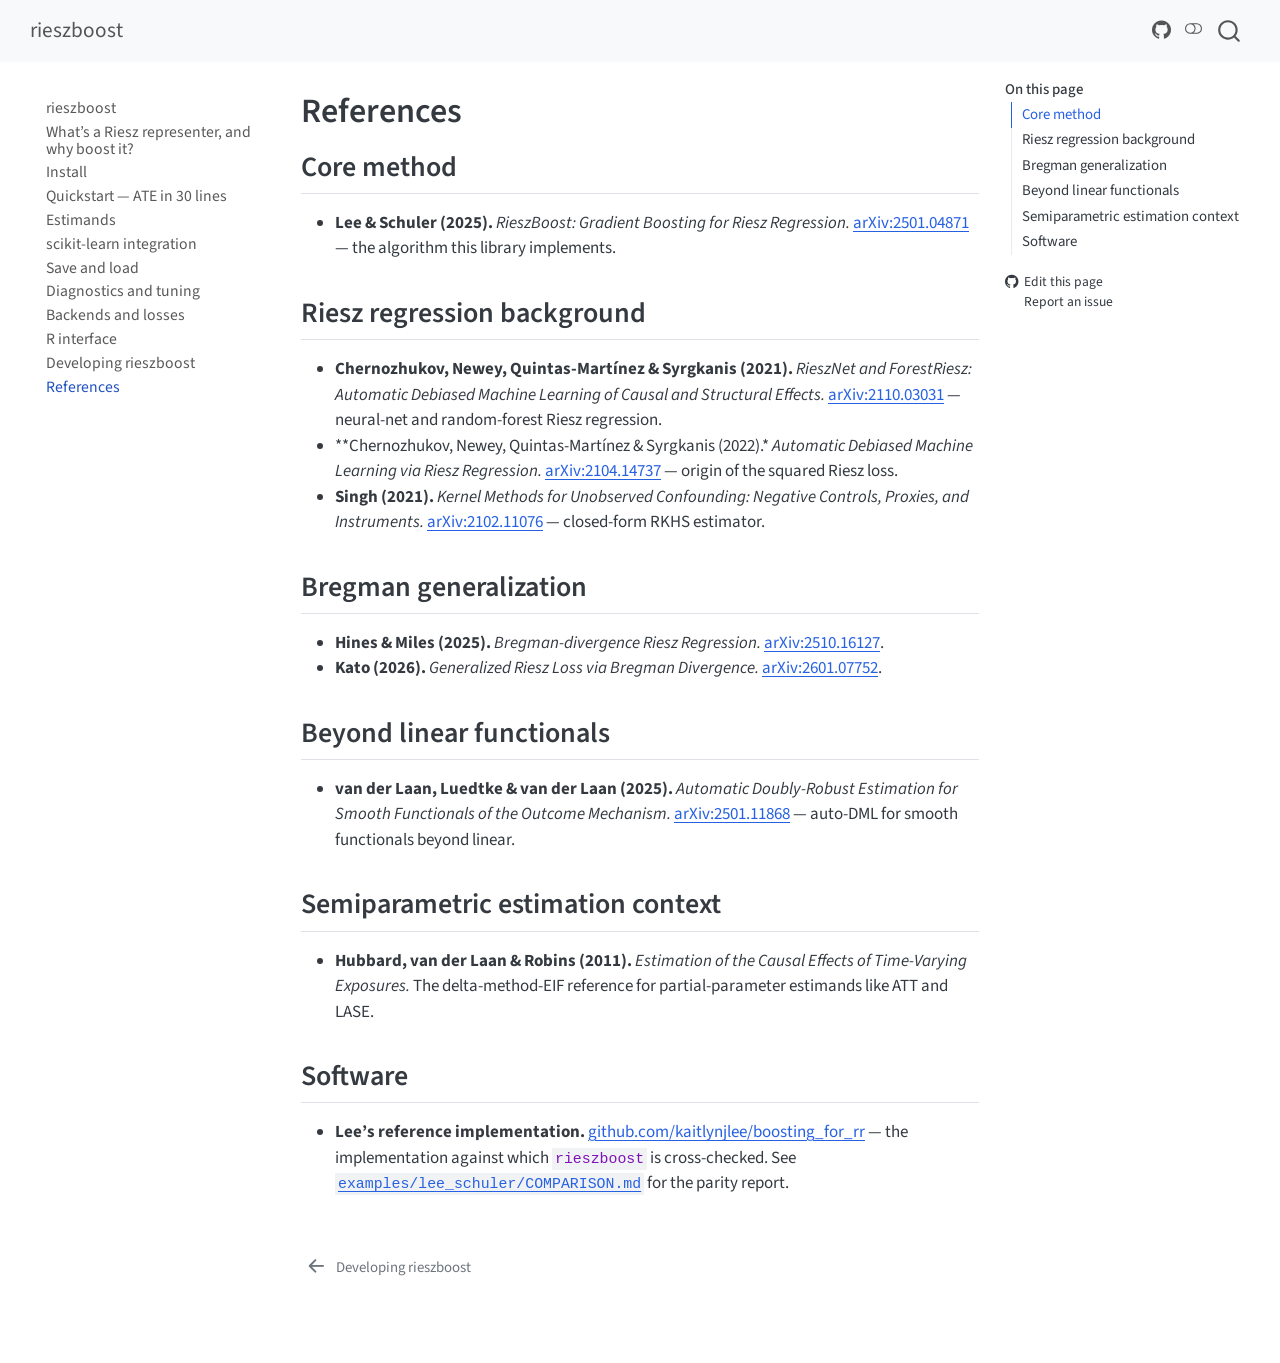
<file: references.html>
<!DOCTYPE html>
<html xmlns="http://www.w3.org/1999/xhtml" lang="en" xml:lang="en"><head>

<meta charset="utf-8">
<meta name="generator" content="quarto-1.9.37">

<meta name="viewport" content="width=device-width, initial-scale=1.0, user-scalable=yes">


<title>References – rieszboost</title>
<style>
/* Default styles provided by pandoc.
** See https://pandoc.org/MANUAL.html#variables-for-html for config info.
*/
code{white-space: pre-wrap;}
span.smallcaps{font-variant: small-caps;}
div.columns{display: flex; gap: min(4vw, 1.5em);}
div.column{flex: auto; overflow-x: auto;}
div.hanging-indent{margin-left: 1.5em; text-indent: -1.5em;}
ul.task-list{list-style: none;}
ul.task-list li input[type="checkbox"] {
  width: 0.8em;
  margin: 0 0.8em 0.2em -1em; /* quarto-specific, see https://github.com/quarto-dev/quarto-cli/issues/4556 */ 
  vertical-align: middle;
}
</style>


<script src="site_libs/quarto-nav/quarto-nav.js"></script>
<script src="site_libs/quarto-nav/headroom.min.js"></script>
<script src="site_libs/clipboard/clipboard.min.js"></script>
<script src="site_libs/quarto-search/autocomplete.umd.js"></script>
<script src="site_libs/quarto-search/fuse.min.js"></script>
<script src="site_libs/quarto-search/quarto-search.js"></script>
<meta name="quarto:offset" content="./">
<link href="./developing.html" rel="prev">
<script src="site_libs/quarto-html/quarto.js" type="module"></script>
<script src="site_libs/quarto-html/tabsets/tabsets.js" type="module"></script>
<script src="site_libs/quarto-html/popper.min.js"></script>
<script src="site_libs/quarto-html/tippy.umd.min.js"></script>
<script src="site_libs/quarto-html/anchor.min.js"></script>
<link href="site_libs/quarto-html/tippy.css" rel="stylesheet">
<link href="site_libs/quarto-html/quarto-syntax-highlighting-7f8f88aac4f3542376d5c11b86a4c14d.css" rel="stylesheet" class="quarto-color-scheme" id="quarto-text-highlighting-styles">
<link href="site_libs/quarto-html/quarto-syntax-highlighting-dark-d0ae9245876894da5ac7e18953ecc5cc.css" rel="stylesheet" class="quarto-color-scheme quarto-color-alternate" id="quarto-text-highlighting-styles">
<link href="site_libs/quarto-html/quarto-syntax-highlighting-7f8f88aac4f3542376d5c11b86a4c14d.css" rel="stylesheet" class="quarto-color-scheme-extra" id="quarto-text-highlighting-styles">
<script src="site_libs/bootstrap/bootstrap.min.js"></script>
<link href="site_libs/bootstrap/bootstrap-icons.css" rel="stylesheet">
<link href="site_libs/bootstrap/bootstrap-471f0014554f81eb40722b8717d96524.min.css" rel="stylesheet" append-hash="true" class="quarto-color-scheme" id="quarto-bootstrap" data-mode="light">
<link href="site_libs/bootstrap/bootstrap-dark-589e085fe78506912fc92237552c30f7.min.css" rel="stylesheet" append-hash="true" class="quarto-color-scheme quarto-color-alternate" id="quarto-bootstrap" data-mode="dark">
<link href="site_libs/bootstrap/bootstrap-471f0014554f81eb40722b8717d96524.min.css" rel="stylesheet" append-hash="true" class="quarto-color-scheme-extra" id="quarto-bootstrap" data-mode="light">
<script id="quarto-search-options" type="application/json">{
  "location": "navbar",
  "copy-button": false,
  "collapse-after": 3,
  "panel-placement": "end",
  "type": "overlay",
  "limit": 50,
  "keyboard-shortcut": [
    "f",
    "/",
    "s"
  ],
  "show-item-context": false,
  "language": {
    "search-no-results-text": "No results",
    "search-matching-documents-text": "matching documents",
    "search-copy-link-title": "Copy link to search",
    "search-hide-matches-text": "Hide additional matches",
    "search-more-match-text": "more match in this document",
    "search-more-matches-text": "more matches in this document",
    "search-clear-button-title": "Clear",
    "search-text-placeholder": "",
    "search-detached-cancel-button-title": "Cancel",
    "search-submit-button-title": "Submit",
    "search-label": "Search"
  }
}</script>


<link rel="stylesheet" href="styles.css">
</head>

<body class="nav-sidebar floating nav-fixed quarto-light"><script id="quarto-html-before-body" type="application/javascript">
    const toggleBodyColorMode = (bsSheetEl) => {
      const mode = bsSheetEl.getAttribute("data-mode");
      const bodyEl = window.document.querySelector("body");
      if (mode === "dark") {
        bodyEl.classList.add("quarto-dark");
        bodyEl.classList.remove("quarto-light");
      } else {
        bodyEl.classList.add("quarto-light");
        bodyEl.classList.remove("quarto-dark");
      }
    }
    const toggleBodyColorPrimary = () => {
      const bsSheetEl = window.document.querySelector("link#quarto-bootstrap:not([rel=disabled-stylesheet])");
      if (bsSheetEl) {
        toggleBodyColorMode(bsSheetEl);
      }
    }
    const setColorSchemeToggle = (alternate) => {
      const toggles = window.document.querySelectorAll('.quarto-color-scheme-toggle');
      for (let i=0; i < toggles.length; i++) {
        const toggle = toggles[i];
        if (toggle) {
          if (alternate) {
            toggle.classList.add("alternate");
          } else {
            toggle.classList.remove("alternate");
          }
        }
      }
    };
    const toggleColorMode = (alternate) => {
      // Switch the stylesheets
      const primaryStylesheets = window.document.querySelectorAll('link.quarto-color-scheme:not(.quarto-color-alternate)');
      const alternateStylesheets = window.document.querySelectorAll('link.quarto-color-scheme.quarto-color-alternate');
      manageTransitions('#quarto-margin-sidebar .nav-link', false);
      if (alternate) {
        // note: dark is layered on light, we don't disable primary!
        enableStylesheet(alternateStylesheets);
        for (const sheetNode of alternateStylesheets) {
          if (sheetNode.id === "quarto-bootstrap") {
            toggleBodyColorMode(sheetNode);
          }
        }
      } else {
        disableStylesheet(alternateStylesheets);
        enableStylesheet(primaryStylesheets)
        toggleBodyColorPrimary();
      }
      manageTransitions('#quarto-margin-sidebar .nav-link', true);
      // Switch the toggles
      setColorSchemeToggle(alternate)
      // Hack to workaround the fact that safari doesn't
      // properly recolor the scrollbar when toggling (#1455)
      if (navigator.userAgent.indexOf('Safari') > 0 && navigator.userAgent.indexOf('Chrome') == -1) {
        manageTransitions("body", false);
        window.scrollTo(0, 1);
        setTimeout(() => {
          window.scrollTo(0, 0);
          manageTransitions("body", true);
        }, 40);
      }
    }
    const disableStylesheet = (stylesheets) => {
      for (let i=0; i < stylesheets.length; i++) {
        const stylesheet = stylesheets[i];
        stylesheet.rel = 'disabled-stylesheet';
      }
    }
    const enableStylesheet = (stylesheets) => {
      for (let i=0; i < stylesheets.length; i++) {
        const stylesheet = stylesheets[i];
        if(stylesheet.rel !== 'stylesheet') { // for Chrome, which will still FOUC without this check
          stylesheet.rel = 'stylesheet';
        }
      }
    }
    const manageTransitions = (selector, allowTransitions) => {
      const els = window.document.querySelectorAll(selector);
      for (let i=0; i < els.length; i++) {
        const el = els[i];
        if (allowTransitions) {
          el.classList.remove('notransition');
        } else {
          el.classList.add('notransition');
        }
      }
    }
    const isFileUrl = () => {
      return window.location.protocol === 'file:';
    }
    const hasAlternateSentinel = () => {
      let styleSentinel = getColorSchemeSentinel();
      if (styleSentinel !== null) {
        return styleSentinel === "alternate";
      } else {
        return false;
      }
    }
    const setStyleSentinel = (alternate) => {
      const value = alternate ? "alternate" : "default";
      if (!isFileUrl()) {
        window.localStorage.setItem("quarto-color-scheme", value);
      } else {
        localAlternateSentinel = value;
      }
    }
    const getColorSchemeSentinel = () => {
      if (!isFileUrl()) {
        const storageValue = window.localStorage.getItem("quarto-color-scheme");
        return storageValue != null ? storageValue : localAlternateSentinel;
      } else {
        return localAlternateSentinel;
      }
    }
    const toggleGiscusIfUsed = (isAlternate, darkModeDefault) => {
      const baseTheme = document.querySelector('#giscus-base-theme')?.value ?? 'light';
      const alternateTheme = document.querySelector('#giscus-alt-theme')?.value ?? 'dark';
      let newTheme = '';
      if(authorPrefersDark) {
        newTheme = isAlternate ? baseTheme : alternateTheme;
      } else {
        newTheme = isAlternate ? alternateTheme : baseTheme;
      }
      const changeGiscusTheme = () => {
        // From: https://github.com/giscus/giscus/issues/336
        const sendMessage = (message) => {
          const iframe = document.querySelector('iframe.giscus-frame');
          if (!iframe) return;
          iframe.contentWindow.postMessage({ giscus: message }, 'https://giscus.app');
        }
        sendMessage({
          setConfig: {
            theme: newTheme
          }
        });
      }
      const isGiscussLoaded = window.document.querySelector('iframe.giscus-frame') !== null;
      if (isGiscussLoaded) {
        changeGiscusTheme();
      }
    };
    const authorPrefersDark = false;
    const darkModeDefault = authorPrefersDark;
      document.querySelector('link#quarto-text-highlighting-styles.quarto-color-scheme-extra').rel = 'disabled-stylesheet';
      document.querySelector('link#quarto-bootstrap.quarto-color-scheme-extra').rel = 'disabled-stylesheet';
    let localAlternateSentinel = darkModeDefault ? 'alternate' : 'default';
    // Dark / light mode switch
    window.quartoToggleColorScheme = () => {
      // Read the current dark / light value
      let toAlternate = !hasAlternateSentinel();
      toggleColorMode(toAlternate);
      setStyleSentinel(toAlternate);
      toggleGiscusIfUsed(toAlternate, darkModeDefault);
      window.dispatchEvent(new Event('resize'));
    };
    // Switch to dark mode if need be
    if (hasAlternateSentinel()) {
      toggleColorMode(true);
    } else {
      toggleColorMode(false);
    }
  </script>

<div id="quarto-search-results"></div>
  <header id="quarto-header" class="headroom fixed-top">
    <nav class="navbar navbar-expand-lg " data-bs-theme="dark">
      <div class="navbar-container container-fluid">
      <div class="navbar-brand-container mx-auto">
    <a class="navbar-brand" href="./index.html">
    <span class="navbar-title">rieszboost</span>
    </a>
  </div>
            <div id="quarto-search" class="" title="Search"></div>
          <button class="navbar-toggler" type="button" data-bs-toggle="collapse" data-bs-target="#navbarCollapse" aria-controls="navbarCollapse" role="menu" aria-expanded="false" aria-label="Toggle navigation" onclick="if (window.quartoToggleHeadroom) { window.quartoToggleHeadroom(); }">
  <span class="navbar-toggler-icon"></span>
</button>
          <div class="collapse navbar-collapse" id="navbarCollapse">
            <ul class="navbar-nav navbar-nav-scroll ms-auto">
  <li class="nav-item compact">
    <a class="nav-link" href="https://github.com/alejandroschuler/rieszboost"> <i class="bi bi-github" role="img" aria-label="GitHub">
</i> 
<span class="menu-text"></span></a>
  </li>  
</ul>
          </div> <!-- /navcollapse -->
            <div class="quarto-navbar-tools">
  <a href="" class="quarto-color-scheme-toggle quarto-navigation-tool  px-1" onclick="window.quartoToggleColorScheme(); return false;" title="Toggle dark mode"><i class="bi"></i></a>
</div>
      </div> <!-- /container-fluid -->
    </nav>
  <nav class="quarto-secondary-nav">
    <div class="container-fluid d-flex">
      <button type="button" class="quarto-btn-toggle btn" data-bs-toggle="collapse" role="button" data-bs-target=".quarto-sidebar-collapse-item" aria-controls="quarto-sidebar" aria-expanded="false" aria-label="Toggle sidebar navigation" onclick="if (window.quartoToggleHeadroom) { window.quartoToggleHeadroom(); }">
        <i class="bi bi-layout-text-sidebar-reverse"></i>
      </button>
        <nav class="quarto-page-breadcrumbs" aria-label="breadcrumb"><ol class="breadcrumb"><li class="breadcrumb-item"><a href="./references.html">References</a></li></ol></nav>
        <a class="flex-grow-1" role="navigation" data-bs-toggle="collapse" data-bs-target=".quarto-sidebar-collapse-item" aria-controls="quarto-sidebar" aria-expanded="false" aria-label="Toggle sidebar navigation" onclick="if (window.quartoToggleHeadroom) { window.quartoToggleHeadroom(); }">      
        </a>
    </div>
  </nav>
</header>
<!-- content -->
<div id="quarto-content" class="quarto-container page-columns page-rows-contents page-layout-article page-navbar">
<!-- sidebar -->
  <nav id="quarto-sidebar" class="sidebar collapse collapse-horizontal quarto-sidebar-collapse-item sidebar-navigation floating overflow-auto">
    <div class="sidebar-menu-container"> 
    <ul class="list-unstyled mt-1">
        <li class="sidebar-item">
  <div class="sidebar-item-container"> 
  <a href="./index.html" class="sidebar-item-text sidebar-link">
 <span class="menu-text">rieszboost</span></a>
  </div>
</li>
        <li class="sidebar-item">
  <div class="sidebar-item-container"> 
  <a href="./intro.html" class="sidebar-item-text sidebar-link">
 <span class="menu-text">What’s a Riesz representer, and why boost it?</span></a>
  </div>
</li>
        <li class="sidebar-item">
  <div class="sidebar-item-container"> 
  <a href="./install.html" class="sidebar-item-text sidebar-link">
 <span class="menu-text">Install</span></a>
  </div>
</li>
        <li class="sidebar-item">
  <div class="sidebar-item-container"> 
  <a href="./quickstart.html" class="sidebar-item-text sidebar-link">
 <span class="menu-text">Quickstart — ATE in 30 lines</span></a>
  </div>
</li>
        <li class="sidebar-item">
  <div class="sidebar-item-container"> 
  <a href="./estimands.html" class="sidebar-item-text sidebar-link">
 <span class="menu-text">Estimands</span></a>
  </div>
</li>
        <li class="sidebar-item">
  <div class="sidebar-item-container"> 
  <a href="./sklearn-integration.html" class="sidebar-item-text sidebar-link">
 <span class="menu-text">scikit-learn integration</span></a>
  </div>
</li>
        <li class="sidebar-item">
  <div class="sidebar-item-container"> 
  <a href="./save-and-load.html" class="sidebar-item-text sidebar-link">
 <span class="menu-text">Save and load</span></a>
  </div>
</li>
        <li class="sidebar-item">
  <div class="sidebar-item-container"> 
  <a href="./diagnostics-and-tuning.html" class="sidebar-item-text sidebar-link">
 <span class="menu-text">Diagnostics and tuning</span></a>
  </div>
</li>
        <li class="sidebar-item">
  <div class="sidebar-item-container"> 
  <a href="./backends-and-losses.html" class="sidebar-item-text sidebar-link">
 <span class="menu-text">Backends and losses</span></a>
  </div>
</li>
        <li class="sidebar-item">
  <div class="sidebar-item-container"> 
  <a href="./r-interface.html" class="sidebar-item-text sidebar-link">
 <span class="menu-text">R interface</span></a>
  </div>
</li>
        <li class="sidebar-item">
  <div class="sidebar-item-container"> 
  <a href="./developing.html" class="sidebar-item-text sidebar-link">
 <span class="menu-text">Developing rieszboost</span></a>
  </div>
</li>
        <li class="sidebar-item">
  <div class="sidebar-item-container"> 
  <a href="./references.html" class="sidebar-item-text sidebar-link active">
 <span class="menu-text">References</span></a>
  </div>
</li>
    </ul>
    </div>
</nav>
<div id="quarto-sidebar-glass" class="quarto-sidebar-collapse-item" data-bs-toggle="collapse" data-bs-target=".quarto-sidebar-collapse-item"></div>
<!-- margin-sidebar -->
    <div id="quarto-margin-sidebar" class="sidebar margin-sidebar">
        <nav id="TOC" role="doc-toc" class="toc-active">
    <h2 id="toc-title">On this page</h2>
   
  <ul>
  <li><a href="#core-method" id="toc-core-method" class="nav-link active" data-scroll-target="#core-method">Core method</a></li>
  <li><a href="#riesz-regression-background" id="toc-riesz-regression-background" class="nav-link" data-scroll-target="#riesz-regression-background">Riesz regression background</a></li>
  <li><a href="#bregman-generalization" id="toc-bregman-generalization" class="nav-link" data-scroll-target="#bregman-generalization">Bregman generalization</a></li>
  <li><a href="#beyond-linear-functionals" id="toc-beyond-linear-functionals" class="nav-link" data-scroll-target="#beyond-linear-functionals">Beyond linear functionals</a></li>
  <li><a href="#semiparametric-estimation-context" id="toc-semiparametric-estimation-context" class="nav-link" data-scroll-target="#semiparametric-estimation-context">Semiparametric estimation context</a></li>
  <li><a href="#software" id="toc-software" class="nav-link" data-scroll-target="#software">Software</a></li>
  </ul>
<div class="toc-actions"><ul><li><a href="https://github.com/alejandroschuler/rieszboost/edit/main/references.qmd" class="toc-action"><i class="bi bi-github"></i>Edit this page</a></li><li><a href="https://github.com/alejandroschuler/rieszboost/issues/new" class="toc-action"><i class="bi empty"></i>Report an issue</a></li></ul></div></nav>
    </div>
<!-- main -->
<main class="content" id="quarto-document-content">


<header id="title-block-header" class="quarto-title-block default">
<div class="quarto-title">
<h1 class="title">References</h1>
</div>



<div class="quarto-title-meta">

    
  
    
  </div>
  


</header>


<section id="core-method" class="level2">
<h2 class="anchored" data-anchor-id="core-method">Core method</h2>
<ul>
<li><strong>Lee &amp; Schuler (2025).</strong> <em>RieszBoost: Gradient Boosting for Riesz Regression.</em> <a href="https://arxiv.org/abs/2501.04871">arXiv:2501.04871</a> — the algorithm this library implements.</li>
</ul>
</section>
<section id="riesz-regression-background" class="level2">
<h2 class="anchored" data-anchor-id="riesz-regression-background">Riesz regression background</h2>
<ul>
<li><strong>Chernozhukov, Newey, Quintas-Martínez &amp; Syrgkanis (2021).</strong> <em>RieszNet and ForestRiesz: Automatic Debiased Machine Learning of Causal and Structural Effects.</em> <a href="https://arxiv.org/abs/2110.03031">arXiv:2110.03031</a> — neural-net and random-forest Riesz regression.</li>
<li>**Chernozhukov, Newey, Quintas-Martínez &amp; Syrgkanis (2022).* <em>Automatic Debiased Machine Learning via Riesz Regression.</em> <a href="https://arxiv.org/abs/2104.14737">arXiv:2104.14737</a> — origin of the squared Riesz loss.</li>
<li><strong>Singh (2021).</strong> <em>Kernel Methods for Unobserved Confounding: Negative Controls, Proxies, and Instruments.</em> <a href="https://arxiv.org/abs/2102.11076">arXiv:2102.11076</a> — closed-form RKHS estimator.</li>
</ul>
</section>
<section id="bregman-generalization" class="level2">
<h2 class="anchored" data-anchor-id="bregman-generalization">Bregman generalization</h2>
<ul>
<li><strong>Hines &amp; Miles (2025).</strong> <em>Bregman-divergence Riesz Regression.</em> <a href="https://arxiv.org/abs/2510.16127">arXiv:2510.16127</a>.</li>
<li><strong>Kato (2026).</strong> <em>Generalized Riesz Loss via Bregman Divergence.</em> <a href="https://arxiv.org/abs/2601.07752">arXiv:2601.07752</a>.</li>
</ul>
</section>
<section id="beyond-linear-functionals" class="level2">
<h2 class="anchored" data-anchor-id="beyond-linear-functionals">Beyond linear functionals</h2>
<ul>
<li><strong>van der Laan, Luedtke &amp; van der Laan (2025).</strong> <em>Automatic Doubly-Robust Estimation for Smooth Functionals of the Outcome Mechanism.</em> <a href="https://arxiv.org/abs/2501.11868">arXiv:2501.11868</a> — auto-DML for smooth functionals beyond linear.</li>
</ul>
</section>
<section id="semiparametric-estimation-context" class="level2">
<h2 class="anchored" data-anchor-id="semiparametric-estimation-context">Semiparametric estimation context</h2>
<ul>
<li><strong>Hubbard, van der Laan &amp; Robins (2011).</strong> <em>Estimation of the Causal Effects of Time-Varying Exposures.</em> The delta-method-EIF reference for partial-parameter estimands like ATT and LASE.</li>
</ul>
</section>
<section id="software" class="level2">
<h2 class="anchored" data-anchor-id="software">Software</h2>
<ul>
<li><strong>Lee’s reference implementation.</strong> <a href="https://github.com/kaitlynjlee/boosting_for_rr">github.com/kaitlynjlee/boosting_for_rr</a> — the implementation against which <code>rieszboost</code> is cross-checked. See <a href="https://github.com/alejandroschuler/rieszboost/blob/main/examples/lee_schuler/COMPARISON.md"><code>examples/lee_schuler/COMPARISON.md</code></a> for the parity report.</li>
</ul>


</section>

</main> <!-- /main -->
<script id="quarto-html-after-body" type="application/javascript">
  window.document.addEventListener("DOMContentLoaded", function (event) {
    // Ensure there is a toggle, if there isn't float one in the top right
    if (window.document.querySelector('.quarto-color-scheme-toggle') === null) {
      const a = window.document.createElement('a');
      a.classList.add('top-right');
      a.classList.add('quarto-color-scheme-toggle');
      a.href = "";
      a.onclick = function() { try { window.quartoToggleColorScheme(); } catch {} return false; };
      const i = window.document.createElement("i");
      i.classList.add('bi');
      a.appendChild(i);
      window.document.body.appendChild(a);
    }
    setColorSchemeToggle(hasAlternateSentinel())
    const icon = "";
    const anchorJS = new window.AnchorJS();
    anchorJS.options = {
      placement: 'right',
      icon: icon
    };
    anchorJS.add('.anchored');
    const isCodeAnnotation = (el) => {
      for (const clz of el.classList) {
        if (clz.startsWith('code-annotation-')) {                     
          return true;
        }
      }
      return false;
    }
    const onCopySuccess = function(e) {
      // button target
      const button = e.trigger;
      // don't keep focus
      button.blur();
      // flash "checked"
      button.classList.add('code-copy-button-checked');
      var currentTitle = button.getAttribute("title");
      button.setAttribute("title", "Copied!");
      let tooltip;
      if (window.bootstrap) {
        button.setAttribute("data-bs-toggle", "tooltip");
        button.setAttribute("data-bs-placement", "left");
        button.setAttribute("data-bs-title", "Copied!");
        tooltip = new bootstrap.Tooltip(button, 
          { trigger: "manual", 
            customClass: "code-copy-button-tooltip",
            offset: [0, -8]});
        tooltip.show();    
      }
      setTimeout(function() {
        if (tooltip) {
          tooltip.hide();
          button.removeAttribute("data-bs-title");
          button.removeAttribute("data-bs-toggle");
          button.removeAttribute("data-bs-placement");
        }
        button.setAttribute("title", currentTitle);
        button.classList.remove('code-copy-button-checked');
      }, 1000);
      // clear code selection
      e.clearSelection();
    }
    const getTextToCopy = function(trigger) {
      const outerScaffold = trigger.parentElement.cloneNode(true);
      const codeEl = outerScaffold.querySelector('code');
      for (const childEl of codeEl.children) {
        if (isCodeAnnotation(childEl)) {
          childEl.remove();
        }
      }
      return codeEl.innerText;
    }
    const clipboard = new window.ClipboardJS('.code-copy-button:not([data-in-quarto-modal])', {
      text: getTextToCopy
    });
    clipboard.on('success', onCopySuccess);
    if (window.document.getElementById('quarto-embedded-source-code-modal')) {
      const clipboardModal = new window.ClipboardJS('.code-copy-button[data-in-quarto-modal]', {
        text: getTextToCopy,
        container: window.document.getElementById('quarto-embedded-source-code-modal')
      });
      clipboardModal.on('success', onCopySuccess);
    }
      var localhostRegex = new RegExp(/^(?:http|https):\/\/localhost\:?[0-9]*\//);
      var mailtoRegex = new RegExp(/^mailto:/);
        var filterRegex = new RegExp('/' + window.location.host + '/');
      var isInternal = (href) => {
          return filterRegex.test(href) || localhostRegex.test(href) || mailtoRegex.test(href);
      }
      // Inspect non-navigation links and adorn them if external
     var links = window.document.querySelectorAll('a[href]:not(.nav-link):not(.navbar-brand):not(.toc-action):not(.sidebar-link):not(.sidebar-item-toggle):not(.pagination-link):not(.no-external):not([aria-hidden]):not(.dropdown-item):not(.quarto-navigation-tool):not(.about-link)');
      for (var i=0; i<links.length; i++) {
        const link = links[i];
        if (!isInternal(link.href)) {
          // undo the damage that might have been done by quarto-nav.js in the case of
          // links that we want to consider external
          if (link.dataset.originalHref !== undefined) {
            link.href = link.dataset.originalHref;
          }
        }
      }
    function tippyHover(el, contentFn, onTriggerFn, onUntriggerFn) {
      const config = {
        allowHTML: true,
        maxWidth: 500,
        delay: 100,
        arrow: false,
        appendTo: function(el) {
            return el.parentElement;
        },
        interactive: true,
        interactiveBorder: 10,
        theme: 'quarto',
        placement: 'bottom-start',
      };
      if (contentFn) {
        config.content = contentFn;
      }
      if (onTriggerFn) {
        config.onTrigger = onTriggerFn;
      }
      if (onUntriggerFn) {
        config.onUntrigger = onUntriggerFn;
      }
      window.tippy(el, config); 
    }
    const noterefs = window.document.querySelectorAll('a[role="doc-noteref"]');
    for (var i=0; i<noterefs.length; i++) {
      const ref = noterefs[i];
      tippyHover(ref, function() {
        // use id or data attribute instead here
        let href = ref.getAttribute('data-footnote-href') || ref.getAttribute('href');
        try { href = new URL(href).hash; } catch {}
        const id = href.replace(/^#\/?/, "");
        const note = window.document.getElementById(id);
        if (note) {
          return note.innerHTML;
        } else {
          return "";
        }
      });
    }
    const xrefs = window.document.querySelectorAll('a.quarto-xref');
    const processXRef = (id, note) => {
      // Strip column container classes
      const stripColumnClz = (el) => {
        el.classList.remove("page-full", "page-columns");
        if (el.children) {
          for (const child of el.children) {
            stripColumnClz(child);
          }
        }
      }
      stripColumnClz(note)
      if (id === null || id.startsWith('sec-')) {
        // Special case sections, only their first couple elements
        const container = document.createElement("div");
        if (note.children && note.children.length > 2) {
          container.appendChild(note.children[0].cloneNode(true));
          for (let i = 1; i < note.children.length; i++) {
            const child = note.children[i];
            if (child.tagName === "P" && child.innerText === "") {
              continue;
            } else {
              container.appendChild(child.cloneNode(true));
              break;
            }
          }
          if (window.Quarto?.typesetMath) {
            window.Quarto.typesetMath(container);
          }
          return container.innerHTML
        } else {
          if (window.Quarto?.typesetMath) {
            window.Quarto.typesetMath(note);
          }
          return note.innerHTML;
        }
      } else {
        // Remove any anchor links if they are present
        const anchorLink = note.querySelector('a.anchorjs-link');
        if (anchorLink) {
          anchorLink.remove();
        }
        if (window.Quarto?.typesetMath) {
          window.Quarto.typesetMath(note);
        }
        if (note.classList.contains("callout")) {
          return note.outerHTML;
        } else {
          return note.innerHTML;
        }
      }
    }
    for (var i=0; i<xrefs.length; i++) {
      const xref = xrefs[i];
      tippyHover(xref, undefined, function(instance) {
        instance.disable();
        let url = xref.getAttribute('href');
        let hash = undefined; 
        if (url.startsWith('#')) {
          hash = url;
        } else {
          try { hash = new URL(url).hash; } catch {}
        }
        if (hash) {
          const id = hash.replace(/^#\/?/, "");
          const note = window.document.getElementById(id);
          if (note !== null) {
            try {
              const html = processXRef(id, note.cloneNode(true));
              instance.setContent(html);
            } finally {
              instance.enable();
              instance.show();
            }
          } else {
            // See if we can fetch this
            fetch(url.split('#')[0])
            .then(res => res.text())
            .then(html => {
              const parser = new DOMParser();
              const htmlDoc = parser.parseFromString(html, "text/html");
              const note = htmlDoc.getElementById(id);
              if (note !== null) {
                const html = processXRef(id, note);
                instance.setContent(html);
              } 
            }).finally(() => {
              instance.enable();
              instance.show();
            });
          }
        } else {
          // See if we can fetch a full url (with no hash to target)
          // This is a special case and we should probably do some content thinning / targeting
          fetch(url)
          .then(res => res.text())
          .then(html => {
            const parser = new DOMParser();
            const htmlDoc = parser.parseFromString(html, "text/html");
            const note = htmlDoc.querySelector('main.content');
            if (note !== null) {
              // This should only happen for chapter cross references
              // (since there is no id in the URL)
              // remove the first header
              if (note.children.length > 0 && note.children[0].tagName === "HEADER") {
                note.children[0].remove();
              }
              const html = processXRef(null, note);
              instance.setContent(html);
            } 
          }).finally(() => {
            instance.enable();
            instance.show();
          });
        }
      }, function(instance) {
      });
    }
        let selectedAnnoteEl;
        const selectorForAnnotation = ( cell, annotation) => {
          let cellAttr = 'data-code-cell="' + cell + '"';
          let lineAttr = 'data-code-annotation="' +  annotation + '"';
          const selector = 'span[' + cellAttr + '][' + lineAttr + ']';
          return selector;
        }
        const selectCodeLines = (annoteEl) => {
          const doc = window.document;
          const targetCell = annoteEl.getAttribute("data-target-cell");
          const targetAnnotation = annoteEl.getAttribute("data-target-annotation");
          const annoteSpan = window.document.querySelector(selectorForAnnotation(targetCell, targetAnnotation));
          const lines = annoteSpan.getAttribute("data-code-lines").split(",");
          const lineIds = lines.map((line) => {
            return targetCell + "-" + line;
          })
          let top = null;
          let height = null;
          let parent = null;
          if (lineIds.length > 0) {
              //compute the position of the single el (top and bottom and make a div)
              const el = window.document.getElementById(lineIds[0]);
              top = el.offsetTop;
              height = el.offsetHeight;
              parent = el.parentElement.parentElement;
            if (lineIds.length > 1) {
              const lastEl = window.document.getElementById(lineIds[lineIds.length - 1]);
              const bottom = lastEl.offsetTop + lastEl.offsetHeight;
              height = bottom - top;
            }
            if (top !== null && height !== null && parent !== null) {
              // cook up a div (if necessary) and position it 
              let div = window.document.getElementById("code-annotation-line-highlight");
              if (div === null) {
                div = window.document.createElement("div");
                div.setAttribute("id", "code-annotation-line-highlight");
                div.style.position = 'absolute';
                parent.appendChild(div);
              }
              div.style.top = top - 2 + "px";
              div.style.height = height + 4 + "px";
              div.style.left = 0;
              let gutterDiv = window.document.getElementById("code-annotation-line-highlight-gutter");
              if (gutterDiv === null) {
                gutterDiv = window.document.createElement("div");
                gutterDiv.setAttribute("id", "code-annotation-line-highlight-gutter");
                gutterDiv.style.position = 'absolute';
                const codeCell = window.document.getElementById(targetCell);
                const gutter = codeCell.querySelector('.code-annotation-gutter');
                gutter.appendChild(gutterDiv);
              }
              gutterDiv.style.top = top - 2 + "px";
              gutterDiv.style.height = height + 4 + "px";
            }
            selectedAnnoteEl = annoteEl;
          }
        };
        const unselectCodeLines = () => {
          const elementsIds = ["code-annotation-line-highlight", "code-annotation-line-highlight-gutter"];
          elementsIds.forEach((elId) => {
            const div = window.document.getElementById(elId);
            if (div) {
              div.remove();
            }
          });
          selectedAnnoteEl = undefined;
        };
          // Handle positioning of the toggle
      window.addEventListener(
        "resize",
        throttle(() => {
          elRect = undefined;
          if (selectedAnnoteEl) {
            selectCodeLines(selectedAnnoteEl);
          }
        }, 10)
      );
      function throttle(fn, ms) {
      let throttle = false;
      let timer;
        return (...args) => {
          if(!throttle) { // first call gets through
              fn.apply(this, args);
              throttle = true;
          } else { // all the others get throttled
              if(timer) clearTimeout(timer); // cancel #2
              timer = setTimeout(() => {
                fn.apply(this, args);
                timer = throttle = false;
              }, ms);
          }
        };
      }
        // Attach click handler to the DT
        const annoteDls = window.document.querySelectorAll('dt[data-target-cell]');
        for (const annoteDlNode of annoteDls) {
          annoteDlNode.addEventListener('click', (event) => {
            const clickedEl = event.target;
            if (clickedEl !== selectedAnnoteEl) {
              unselectCodeLines();
              const activeEl = window.document.querySelector('dt[data-target-cell].code-annotation-active');
              if (activeEl) {
                activeEl.classList.remove('code-annotation-active');
              }
              selectCodeLines(clickedEl);
              clickedEl.classList.add('code-annotation-active');
            } else {
              // Unselect the line
              unselectCodeLines();
              clickedEl.classList.remove('code-annotation-active');
            }
          });
        }
    const findCites = (el) => {
      const parentEl = el.parentElement;
      if (parentEl) {
        const cites = parentEl.dataset.cites;
        if (cites) {
          return {
            el,
            cites: cites.split(' ')
          };
        } else {
          return findCites(el.parentElement)
        }
      } else {
        return undefined;
      }
    };
    var bibliorefs = window.document.querySelectorAll('a[role="doc-biblioref"]');
    for (var i=0; i<bibliorefs.length; i++) {
      const ref = bibliorefs[i];
      const citeInfo = findCites(ref);
      if (citeInfo) {
        tippyHover(citeInfo.el, function() {
          var popup = window.document.createElement('div');
          citeInfo.cites.forEach(function(cite) {
            var citeDiv = window.document.createElement('div');
            citeDiv.classList.add('hanging-indent');
            citeDiv.classList.add('csl-entry');
            var biblioDiv = window.document.getElementById('ref-' + cite);
            if (biblioDiv) {
              citeDiv.innerHTML = biblioDiv.innerHTML;
            }
            popup.appendChild(citeDiv);
          });
          return popup.innerHTML;
        });
      }
    }
  });
  </script>
<nav class="page-navigation">
  <div class="nav-page nav-page-previous">
      <a href="./developing.html" class="pagination-link" aria-label="Developing rieszboost">
        <i class="bi bi-arrow-left-short"></i> <span class="nav-page-text">Developing rieszboost</span>
      </a>          
  </div>
  <div class="nav-page nav-page-next">
  </div>
</nav>
</div> <!-- /content -->




<footer class="footer"><div class="nav-footer"><div class="nav-footer-center"><div class="toc-actions d-sm-block d-md-none"><ul><li><a href="https://github.com/alejandroschuler/rieszboost/edit/main/references.qmd" class="toc-action"><i class="bi bi-github"></i>Edit this page</a></li><li><a href="https://github.com/alejandroschuler/rieszboost/issues/new" class="toc-action"><i class="bi empty"></i>Report an issue</a></li></ul></div></div></div></footer></body></html>
</file>
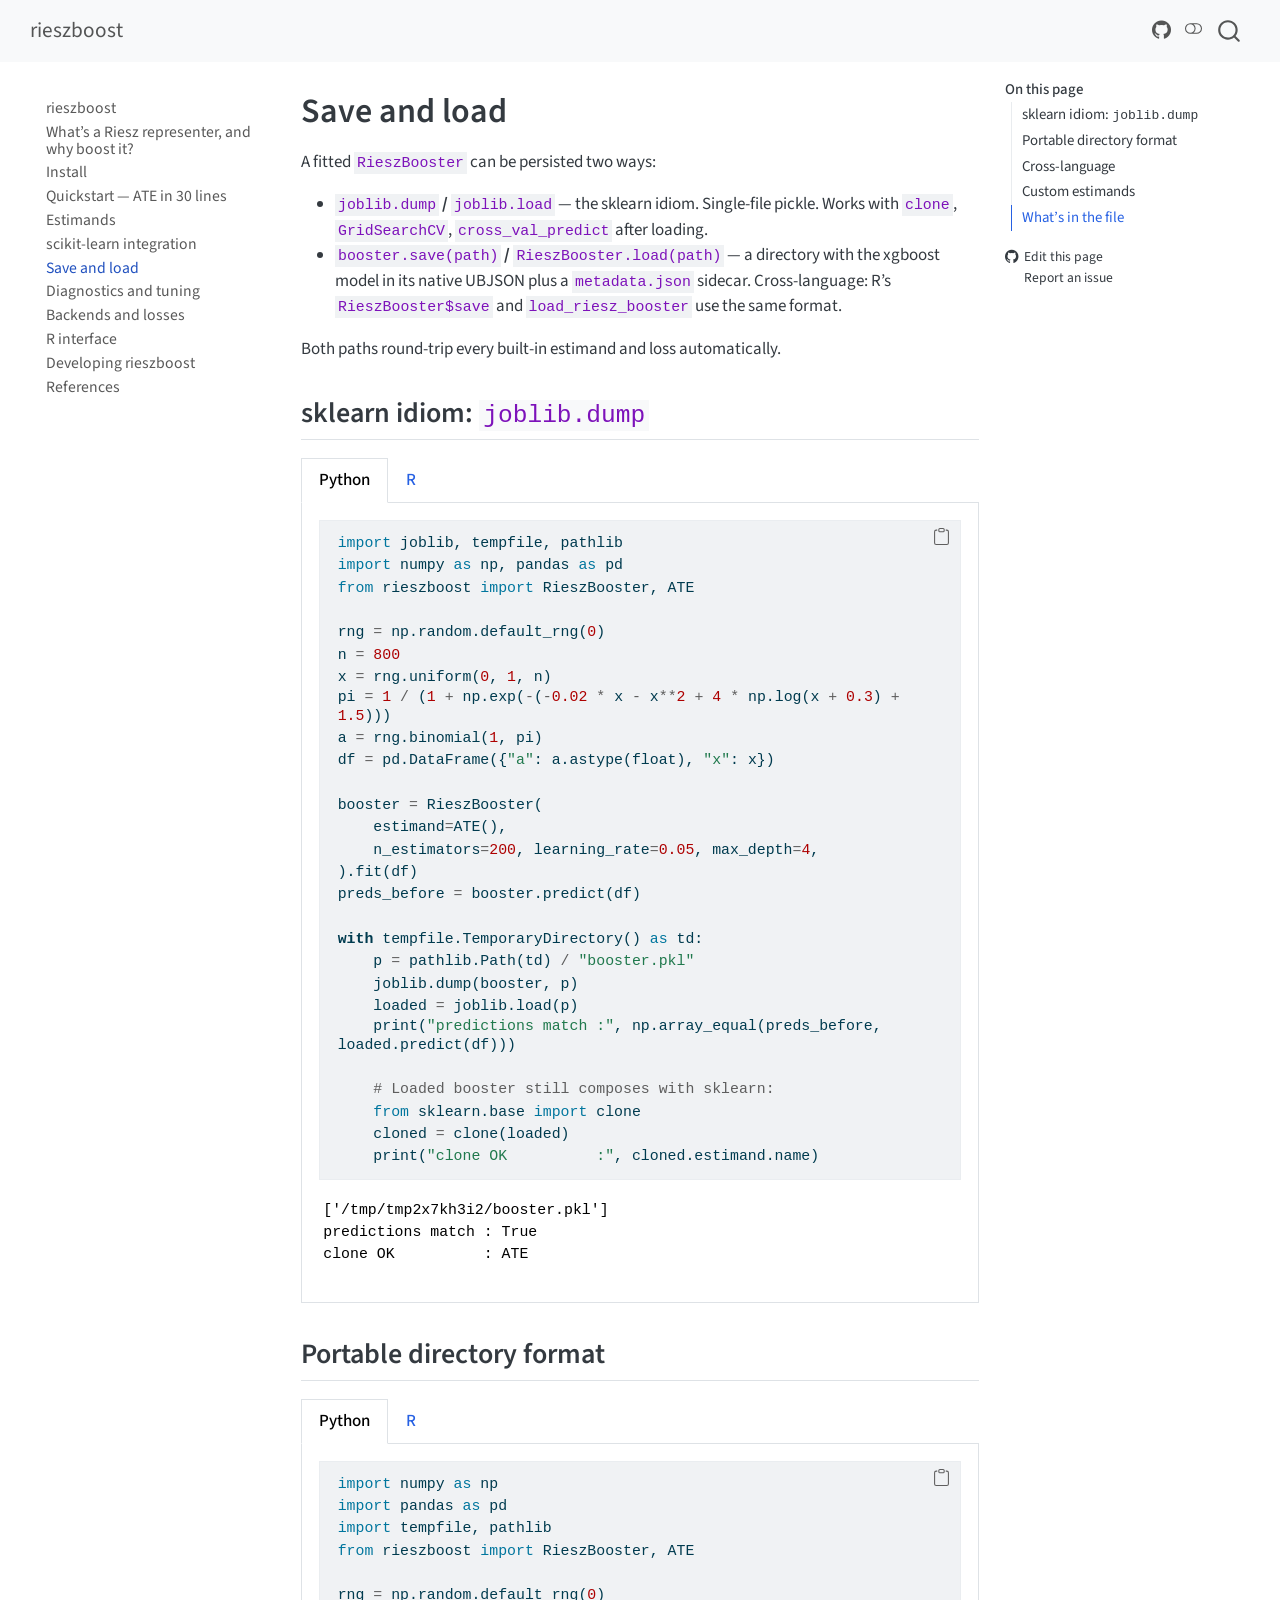
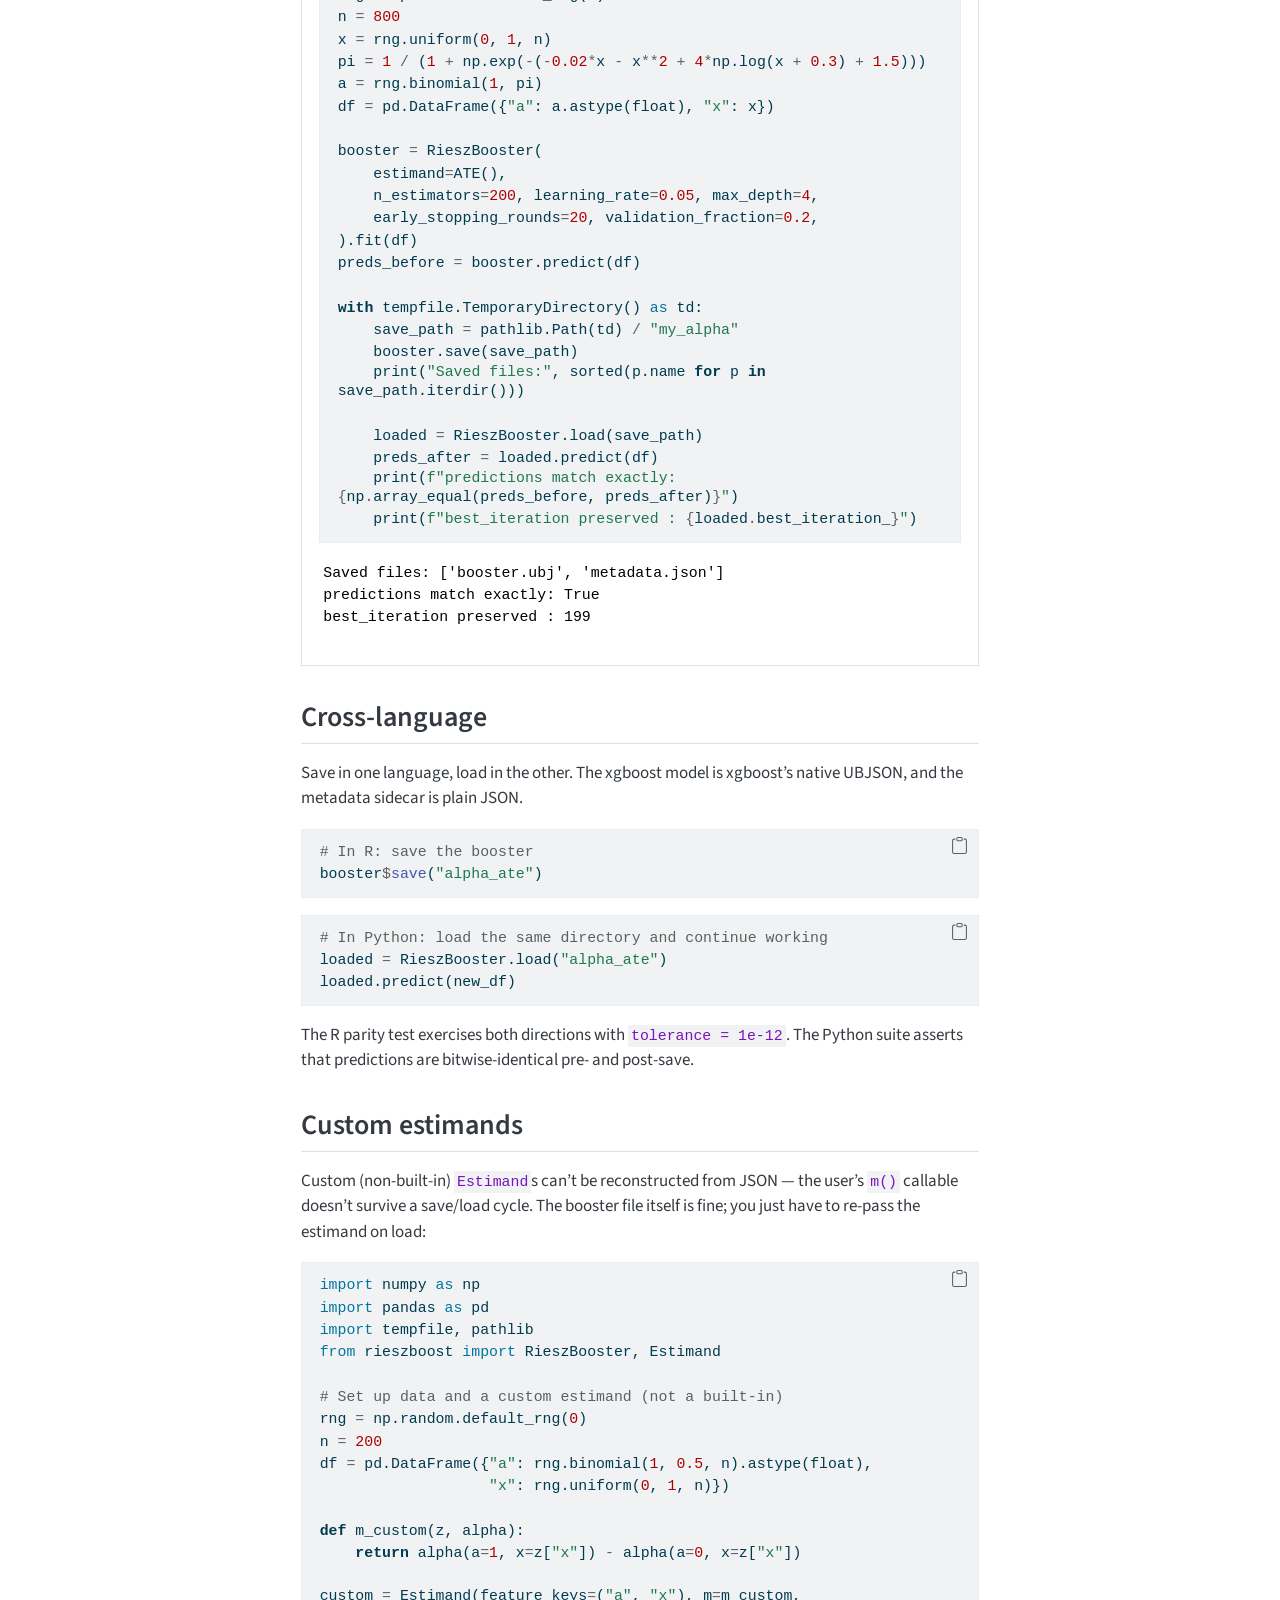
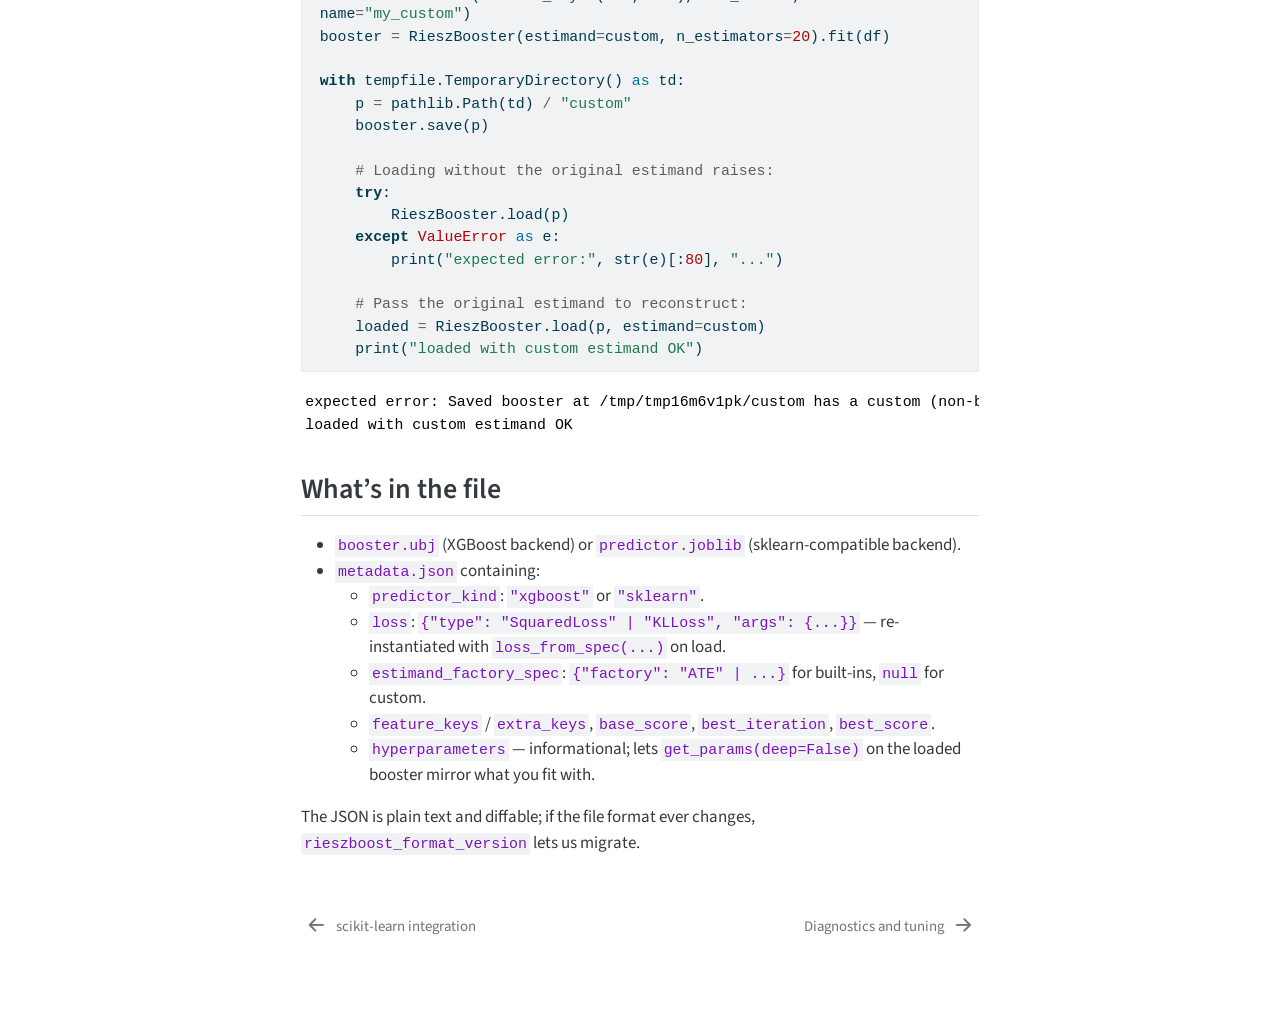
<file: save-and-load.html>
<!DOCTYPE html>
<html xmlns="http://www.w3.org/1999/xhtml" lang="en" xml:lang="en"><head>

<meta charset="utf-8">
<meta name="generator" content="quarto-1.9.37">

<meta name="viewport" content="width=device-width, initial-scale=1.0, user-scalable=yes">


<title>Save and load – rieszboost</title>
<style>
/* Default styles provided by pandoc.
** See https://pandoc.org/MANUAL.html#variables-for-html for config info.
*/
code{white-space: pre-wrap;}
span.smallcaps{font-variant: small-caps;}
div.columns{display: flex; gap: min(4vw, 1.5em);}
div.column{flex: auto; overflow-x: auto;}
div.hanging-indent{margin-left: 1.5em; text-indent: -1.5em;}
ul.task-list{list-style: none;}
ul.task-list li input[type="checkbox"] {
  width: 0.8em;
  margin: 0 0.8em 0.2em -1em; /* quarto-specific, see https://github.com/quarto-dev/quarto-cli/issues/4556 */ 
  vertical-align: middle;
}
/* CSS for syntax highlighting */
html { -webkit-text-size-adjust: 100%; }
pre > code.sourceCode { white-space: pre; position: relative; }
pre > code.sourceCode > span { display: inline-block; line-height: 1.25; }
pre > code.sourceCode > span:empty { height: 1.2em; }
.sourceCode { overflow: visible; }
code.sourceCode > span { color: inherit; text-decoration: inherit; }
div.sourceCode { margin: 1em 0; }
pre.sourceCode { margin: 0; }
@media screen {
div.sourceCode { overflow: auto; }
}
@media print {
pre > code.sourceCode { white-space: pre-wrap; }
pre > code.sourceCode > span { text-indent: -5em; padding-left: 5em; }
}
pre.numberSource code
  { counter-reset: source-line 0; }
pre.numberSource code > span
  { position: relative; left: -4em; counter-increment: source-line; }
pre.numberSource code > span > a:first-child::before
  { content: counter(source-line);
    position: relative; left: -1em; text-align: right; vertical-align: baseline;
    border: none; display: inline-block;
    -webkit-touch-callout: none; -webkit-user-select: none;
    -khtml-user-select: none; -moz-user-select: none;
    -ms-user-select: none; user-select: none;
    padding: 0 4px; width: 4em;
  }
pre.numberSource { margin-left: 3em;  padding-left: 4px; }
div.sourceCode
  {   }
@media screen {
pre > code.sourceCode > span > a:first-child::before { text-decoration: underline; }
}
</style>


<script src="site_libs/quarto-nav/quarto-nav.js"></script>
<script src="site_libs/quarto-nav/headroom.min.js"></script>
<script src="site_libs/clipboard/clipboard.min.js"></script>
<script src="site_libs/quarto-search/autocomplete.umd.js"></script>
<script src="site_libs/quarto-search/fuse.min.js"></script>
<script src="site_libs/quarto-search/quarto-search.js"></script>
<meta name="quarto:offset" content="./">
<link href="./diagnostics-and-tuning.html" rel="next">
<link href="./sklearn-integration.html" rel="prev">
<script src="site_libs/quarto-html/quarto.js" type="module"></script>
<script src="site_libs/quarto-html/tabsets/tabsets.js" type="module"></script>
<script src="site_libs/quarto-html/popper.min.js"></script>
<script src="site_libs/quarto-html/tippy.umd.min.js"></script>
<script src="site_libs/quarto-html/anchor.min.js"></script>
<link href="site_libs/quarto-html/tippy.css" rel="stylesheet">
<link href="site_libs/quarto-html/quarto-syntax-highlighting-7f8f88aac4f3542376d5c11b86a4c14d.css" rel="stylesheet" class="quarto-color-scheme" id="quarto-text-highlighting-styles">
<link href="site_libs/quarto-html/quarto-syntax-highlighting-dark-d0ae9245876894da5ac7e18953ecc5cc.css" rel="stylesheet" class="quarto-color-scheme quarto-color-alternate" id="quarto-text-highlighting-styles">
<link href="site_libs/quarto-html/quarto-syntax-highlighting-7f8f88aac4f3542376d5c11b86a4c14d.css" rel="stylesheet" class="quarto-color-scheme-extra" id="quarto-text-highlighting-styles">
<script src="site_libs/bootstrap/bootstrap.min.js"></script>
<link href="site_libs/bootstrap/bootstrap-icons.css" rel="stylesheet">
<link href="site_libs/bootstrap/bootstrap-471f0014554f81eb40722b8717d96524.min.css" rel="stylesheet" append-hash="true" class="quarto-color-scheme" id="quarto-bootstrap" data-mode="light">
<link href="site_libs/bootstrap/bootstrap-dark-589e085fe78506912fc92237552c30f7.min.css" rel="stylesheet" append-hash="true" class="quarto-color-scheme quarto-color-alternate" id="quarto-bootstrap" data-mode="dark">
<link href="site_libs/bootstrap/bootstrap-471f0014554f81eb40722b8717d96524.min.css" rel="stylesheet" append-hash="true" class="quarto-color-scheme-extra" id="quarto-bootstrap" data-mode="light">
<script id="quarto-search-options" type="application/json">{
  "location": "navbar",
  "copy-button": false,
  "collapse-after": 3,
  "panel-placement": "end",
  "type": "overlay",
  "limit": 50,
  "keyboard-shortcut": [
    "f",
    "/",
    "s"
  ],
  "show-item-context": false,
  "language": {
    "search-no-results-text": "No results",
    "search-matching-documents-text": "matching documents",
    "search-copy-link-title": "Copy link to search",
    "search-hide-matches-text": "Hide additional matches",
    "search-more-match-text": "more match in this document",
    "search-more-matches-text": "more matches in this document",
    "search-clear-button-title": "Clear",
    "search-text-placeholder": "",
    "search-detached-cancel-button-title": "Cancel",
    "search-submit-button-title": "Submit",
    "search-label": "Search"
  }
}</script>


<link rel="stylesheet" href="styles.css">
</head>

<body class="nav-sidebar floating nav-fixed quarto-light"><script id="quarto-html-before-body" type="application/javascript">
    const toggleBodyColorMode = (bsSheetEl) => {
      const mode = bsSheetEl.getAttribute("data-mode");
      const bodyEl = window.document.querySelector("body");
      if (mode === "dark") {
        bodyEl.classList.add("quarto-dark");
        bodyEl.classList.remove("quarto-light");
      } else {
        bodyEl.classList.add("quarto-light");
        bodyEl.classList.remove("quarto-dark");
      }
    }
    const toggleBodyColorPrimary = () => {
      const bsSheetEl = window.document.querySelector("link#quarto-bootstrap:not([rel=disabled-stylesheet])");
      if (bsSheetEl) {
        toggleBodyColorMode(bsSheetEl);
      }
    }
    const setColorSchemeToggle = (alternate) => {
      const toggles = window.document.querySelectorAll('.quarto-color-scheme-toggle');
      for (let i=0; i < toggles.length; i++) {
        const toggle = toggles[i];
        if (toggle) {
          if (alternate) {
            toggle.classList.add("alternate");
          } else {
            toggle.classList.remove("alternate");
          }
        }
      }
    };
    const toggleColorMode = (alternate) => {
      // Switch the stylesheets
      const primaryStylesheets = window.document.querySelectorAll('link.quarto-color-scheme:not(.quarto-color-alternate)');
      const alternateStylesheets = window.document.querySelectorAll('link.quarto-color-scheme.quarto-color-alternate');
      manageTransitions('#quarto-margin-sidebar .nav-link', false);
      if (alternate) {
        // note: dark is layered on light, we don't disable primary!
        enableStylesheet(alternateStylesheets);
        for (const sheetNode of alternateStylesheets) {
          if (sheetNode.id === "quarto-bootstrap") {
            toggleBodyColorMode(sheetNode);
          }
        }
      } else {
        disableStylesheet(alternateStylesheets);
        enableStylesheet(primaryStylesheets)
        toggleBodyColorPrimary();
      }
      manageTransitions('#quarto-margin-sidebar .nav-link', true);
      // Switch the toggles
      setColorSchemeToggle(alternate)
      // Hack to workaround the fact that safari doesn't
      // properly recolor the scrollbar when toggling (#1455)
      if (navigator.userAgent.indexOf('Safari') > 0 && navigator.userAgent.indexOf('Chrome') == -1) {
        manageTransitions("body", false);
        window.scrollTo(0, 1);
        setTimeout(() => {
          window.scrollTo(0, 0);
          manageTransitions("body", true);
        }, 40);
      }
    }
    const disableStylesheet = (stylesheets) => {
      for (let i=0; i < stylesheets.length; i++) {
        const stylesheet = stylesheets[i];
        stylesheet.rel = 'disabled-stylesheet';
      }
    }
    const enableStylesheet = (stylesheets) => {
      for (let i=0; i < stylesheets.length; i++) {
        const stylesheet = stylesheets[i];
        if(stylesheet.rel !== 'stylesheet') { // for Chrome, which will still FOUC without this check
          stylesheet.rel = 'stylesheet';
        }
      }
    }
    const manageTransitions = (selector, allowTransitions) => {
      const els = window.document.querySelectorAll(selector);
      for (let i=0; i < els.length; i++) {
        const el = els[i];
        if (allowTransitions) {
          el.classList.remove('notransition');
        } else {
          el.classList.add('notransition');
        }
      }
    }
    const isFileUrl = () => {
      return window.location.protocol === 'file:';
    }
    const hasAlternateSentinel = () => {
      let styleSentinel = getColorSchemeSentinel();
      if (styleSentinel !== null) {
        return styleSentinel === "alternate";
      } else {
        return false;
      }
    }
    const setStyleSentinel = (alternate) => {
      const value = alternate ? "alternate" : "default";
      if (!isFileUrl()) {
        window.localStorage.setItem("quarto-color-scheme", value);
      } else {
        localAlternateSentinel = value;
      }
    }
    const getColorSchemeSentinel = () => {
      if (!isFileUrl()) {
        const storageValue = window.localStorage.getItem("quarto-color-scheme");
        return storageValue != null ? storageValue : localAlternateSentinel;
      } else {
        return localAlternateSentinel;
      }
    }
    const toggleGiscusIfUsed = (isAlternate, darkModeDefault) => {
      const baseTheme = document.querySelector('#giscus-base-theme')?.value ?? 'light';
      const alternateTheme = document.querySelector('#giscus-alt-theme')?.value ?? 'dark';
      let newTheme = '';
      if(authorPrefersDark) {
        newTheme = isAlternate ? baseTheme : alternateTheme;
      } else {
        newTheme = isAlternate ? alternateTheme : baseTheme;
      }
      const changeGiscusTheme = () => {
        // From: https://github.com/giscus/giscus/issues/336
        const sendMessage = (message) => {
          const iframe = document.querySelector('iframe.giscus-frame');
          if (!iframe) return;
          iframe.contentWindow.postMessage({ giscus: message }, 'https://giscus.app');
        }
        sendMessage({
          setConfig: {
            theme: newTheme
          }
        });
      }
      const isGiscussLoaded = window.document.querySelector('iframe.giscus-frame') !== null;
      if (isGiscussLoaded) {
        changeGiscusTheme();
      }
    };
    const authorPrefersDark = false;
    const darkModeDefault = authorPrefersDark;
      document.querySelector('link#quarto-text-highlighting-styles.quarto-color-scheme-extra').rel = 'disabled-stylesheet';
      document.querySelector('link#quarto-bootstrap.quarto-color-scheme-extra').rel = 'disabled-stylesheet';
    let localAlternateSentinel = darkModeDefault ? 'alternate' : 'default';
    // Dark / light mode switch
    window.quartoToggleColorScheme = () => {
      // Read the current dark / light value
      let toAlternate = !hasAlternateSentinel();
      toggleColorMode(toAlternate);
      setStyleSentinel(toAlternate);
      toggleGiscusIfUsed(toAlternate, darkModeDefault);
      window.dispatchEvent(new Event('resize'));
    };
    // Switch to dark mode if need be
    if (hasAlternateSentinel()) {
      toggleColorMode(true);
    } else {
      toggleColorMode(false);
    }
  </script>

<div id="quarto-search-results"></div>
  <header id="quarto-header" class="headroom fixed-top">
    <nav class="navbar navbar-expand-lg " data-bs-theme="dark">
      <div class="navbar-container container-fluid">
      <div class="navbar-brand-container mx-auto">
    <a class="navbar-brand" href="./index.html">
    <span class="navbar-title">rieszboost</span>
    </a>
  </div>
            <div id="quarto-search" class="" title="Search"></div>
          <button class="navbar-toggler" type="button" data-bs-toggle="collapse" data-bs-target="#navbarCollapse" aria-controls="navbarCollapse" role="menu" aria-expanded="false" aria-label="Toggle navigation" onclick="if (window.quartoToggleHeadroom) { window.quartoToggleHeadroom(); }">
  <span class="navbar-toggler-icon"></span>
</button>
          <div class="collapse navbar-collapse" id="navbarCollapse">
            <ul class="navbar-nav navbar-nav-scroll ms-auto">
  <li class="nav-item compact">
    <a class="nav-link" href="https://github.com/alejandroschuler/rieszboost"> <i class="bi bi-github" role="img" aria-label="GitHub">
</i> 
<span class="menu-text"></span></a>
  </li>  
</ul>
          </div> <!-- /navcollapse -->
            <div class="quarto-navbar-tools">
  <a href="" class="quarto-color-scheme-toggle quarto-navigation-tool  px-1" onclick="window.quartoToggleColorScheme(); return false;" title="Toggle dark mode"><i class="bi"></i></a>
</div>
      </div> <!-- /container-fluid -->
    </nav>
  <nav class="quarto-secondary-nav">
    <div class="container-fluid d-flex">
      <button type="button" class="quarto-btn-toggle btn" data-bs-toggle="collapse" role="button" data-bs-target=".quarto-sidebar-collapse-item" aria-controls="quarto-sidebar" aria-expanded="false" aria-label="Toggle sidebar navigation" onclick="if (window.quartoToggleHeadroom) { window.quartoToggleHeadroom(); }">
        <i class="bi bi-layout-text-sidebar-reverse"></i>
      </button>
        <nav class="quarto-page-breadcrumbs" aria-label="breadcrumb"><ol class="breadcrumb"><li class="breadcrumb-item"><a href="./save-and-load.html">Save and load</a></li></ol></nav>
        <a class="flex-grow-1" role="navigation" data-bs-toggle="collapse" data-bs-target=".quarto-sidebar-collapse-item" aria-controls="quarto-sidebar" aria-expanded="false" aria-label="Toggle sidebar navigation" onclick="if (window.quartoToggleHeadroom) { window.quartoToggleHeadroom(); }">      
        </a>
    </div>
  </nav>
</header>
<!-- content -->
<div id="quarto-content" class="quarto-container page-columns page-rows-contents page-layout-article page-navbar">
<!-- sidebar -->
  <nav id="quarto-sidebar" class="sidebar collapse collapse-horizontal quarto-sidebar-collapse-item sidebar-navigation floating overflow-auto">
    <div class="sidebar-menu-container"> 
    <ul class="list-unstyled mt-1">
        <li class="sidebar-item">
  <div class="sidebar-item-container"> 
  <a href="./index.html" class="sidebar-item-text sidebar-link">
 <span class="menu-text">rieszboost</span></a>
  </div>
</li>
        <li class="sidebar-item">
  <div class="sidebar-item-container"> 
  <a href="./intro.html" class="sidebar-item-text sidebar-link">
 <span class="menu-text">What’s a Riesz representer, and why boost it?</span></a>
  </div>
</li>
        <li class="sidebar-item">
  <div class="sidebar-item-container"> 
  <a href="./install.html" class="sidebar-item-text sidebar-link">
 <span class="menu-text">Install</span></a>
  </div>
</li>
        <li class="sidebar-item">
  <div class="sidebar-item-container"> 
  <a href="./quickstart.html" class="sidebar-item-text sidebar-link">
 <span class="menu-text">Quickstart — ATE in 30 lines</span></a>
  </div>
</li>
        <li class="sidebar-item">
  <div class="sidebar-item-container"> 
  <a href="./estimands.html" class="sidebar-item-text sidebar-link">
 <span class="menu-text">Estimands</span></a>
  </div>
</li>
        <li class="sidebar-item">
  <div class="sidebar-item-container"> 
  <a href="./sklearn-integration.html" class="sidebar-item-text sidebar-link">
 <span class="menu-text">scikit-learn integration</span></a>
  </div>
</li>
        <li class="sidebar-item">
  <div class="sidebar-item-container"> 
  <a href="./save-and-load.html" class="sidebar-item-text sidebar-link active">
 <span class="menu-text">Save and load</span></a>
  </div>
</li>
        <li class="sidebar-item">
  <div class="sidebar-item-container"> 
  <a href="./diagnostics-and-tuning.html" class="sidebar-item-text sidebar-link">
 <span class="menu-text">Diagnostics and tuning</span></a>
  </div>
</li>
        <li class="sidebar-item">
  <div class="sidebar-item-container"> 
  <a href="./backends-and-losses.html" class="sidebar-item-text sidebar-link">
 <span class="menu-text">Backends and losses</span></a>
  </div>
</li>
        <li class="sidebar-item">
  <div class="sidebar-item-container"> 
  <a href="./r-interface.html" class="sidebar-item-text sidebar-link">
 <span class="menu-text">R interface</span></a>
  </div>
</li>
        <li class="sidebar-item">
  <div class="sidebar-item-container"> 
  <a href="./developing.html" class="sidebar-item-text sidebar-link">
 <span class="menu-text">Developing rieszboost</span></a>
  </div>
</li>
        <li class="sidebar-item">
  <div class="sidebar-item-container"> 
  <a href="./references.html" class="sidebar-item-text sidebar-link">
 <span class="menu-text">References</span></a>
  </div>
</li>
    </ul>
    </div>
</nav>
<div id="quarto-sidebar-glass" class="quarto-sidebar-collapse-item" data-bs-toggle="collapse" data-bs-target=".quarto-sidebar-collapse-item"></div>
<!-- margin-sidebar -->
    <div id="quarto-margin-sidebar" class="sidebar margin-sidebar">
        <nav id="TOC" role="doc-toc" class="toc-active">
    <h2 id="toc-title">On this page</h2>
   
  <ul>
  <li><a href="#sklearn-idiom-joblib.dump" id="toc-sklearn-idiom-joblib.dump" class="nav-link active" data-scroll-target="#sklearn-idiom-joblib.dump">sklearn idiom: <code>joblib.dump</code></a></li>
  <li><a href="#portable-directory-format" id="toc-portable-directory-format" class="nav-link" data-scroll-target="#portable-directory-format">Portable directory format</a></li>
  <li><a href="#cross-language" id="toc-cross-language" class="nav-link" data-scroll-target="#cross-language">Cross-language</a></li>
  <li><a href="#custom-estimands" id="toc-custom-estimands" class="nav-link" data-scroll-target="#custom-estimands">Custom estimands</a></li>
  <li><a href="#whats-in-the-file" id="toc-whats-in-the-file" class="nav-link" data-scroll-target="#whats-in-the-file">What’s in the file</a></li>
  </ul>
<div class="toc-actions"><ul><li><a href="https://github.com/alejandroschuler/rieszboost/edit/main/save-and-load.qmd" class="toc-action"><i class="bi bi-github"></i>Edit this page</a></li><li><a href="https://github.com/alejandroschuler/rieszboost/issues/new" class="toc-action"><i class="bi empty"></i>Report an issue</a></li></ul></div></nav>
    </div>
<!-- main -->
<main class="content" id="quarto-document-content">


<header id="title-block-header" class="quarto-title-block default">
<div class="quarto-title">
<h1 class="title">Save and load</h1>
</div>



<div class="quarto-title-meta">

    
  
    
  </div>
  


</header>


<p>A fitted <code>RieszBooster</code> can be persisted two ways:</p>
<ul>
<li><strong><code>joblib.dump</code> / <code>joblib.load</code></strong> — the sklearn idiom. Single-file pickle. Works with <code>clone</code>, <code>GridSearchCV</code>, <code>cross_val_predict</code> after loading.</li>
<li><strong><code>booster.save(path)</code> / <code>RieszBooster.load(path)</code></strong> — a directory with the xgboost model in its native UBJSON plus a <code>metadata.json</code> sidecar. Cross-language: R’s <code>RieszBooster$save</code> and <code>load_riesz_booster</code> use the same format.</li>
</ul>
<p>Both paths round-trip every built-in estimand and loss automatically.</p>
<section id="sklearn-idiom-joblib.dump" class="level2">
<h2 class="anchored" data-anchor-id="sklearn-idiom-joblib.dump">sklearn idiom: <code>joblib.dump</code></h2>
<div class="tabset-margin-container"></div><div class="panel-tabset" data-group="lang">
<ul class="nav nav-tabs" role="tablist"><li class="nav-item" role="presentation"><a class="nav-link active" id="tabset-1-1-tab" data-bs-toggle="tab" data-bs-target="#tabset-1-1" role="tab" aria-controls="tabset-1-1" aria-selected="true" href="">Python</a></li><li class="nav-item" role="presentation"><a class="nav-link" id="tabset-1-2-tab" data-bs-toggle="tab" data-bs-target="#tabset-1-2" role="tab" aria-controls="tabset-1-2" aria-selected="false" href="">R</a></li></ul>
<div class="tab-content" data-group="lang">
<div id="tabset-1-1" class="tab-pane active" role="tabpanel" aria-labelledby="tabset-1-1-tab">
<div class="cell">
<div class="code-copy-outer-scaffold"><div class="sourceCode cell-code" id="cb1"><pre class="sourceCode python code-with-copy"><code class="sourceCode python"><span id="cb1-1"><a href="#cb1-1" aria-hidden="true" tabindex="-1"></a><span class="im">import</span> joblib, tempfile, pathlib</span>
<span id="cb1-2"><a href="#cb1-2" aria-hidden="true" tabindex="-1"></a><span class="im">import</span> numpy <span class="im">as</span> np, pandas <span class="im">as</span> pd</span>
<span id="cb1-3"><a href="#cb1-3" aria-hidden="true" tabindex="-1"></a><span class="im">from</span> rieszboost <span class="im">import</span> RieszBooster, ATE</span>
<span id="cb1-4"><a href="#cb1-4" aria-hidden="true" tabindex="-1"></a></span>
<span id="cb1-5"><a href="#cb1-5" aria-hidden="true" tabindex="-1"></a>rng <span class="op">=</span> np.random.default_rng(<span class="dv">0</span>)</span>
<span id="cb1-6"><a href="#cb1-6" aria-hidden="true" tabindex="-1"></a>n <span class="op">=</span> <span class="dv">800</span></span>
<span id="cb1-7"><a href="#cb1-7" aria-hidden="true" tabindex="-1"></a>x <span class="op">=</span> rng.uniform(<span class="dv">0</span>, <span class="dv">1</span>, n)</span>
<span id="cb1-8"><a href="#cb1-8" aria-hidden="true" tabindex="-1"></a>pi <span class="op">=</span> <span class="dv">1</span> <span class="op">/</span> (<span class="dv">1</span> <span class="op">+</span> np.exp(<span class="op">-</span>(<span class="op">-</span><span class="fl">0.02</span> <span class="op">*</span> x <span class="op">-</span> x<span class="op">**</span><span class="dv">2</span> <span class="op">+</span> <span class="dv">4</span> <span class="op">*</span> np.log(x <span class="op">+</span> <span class="fl">0.3</span>) <span class="op">+</span> <span class="fl">1.5</span>)))</span>
<span id="cb1-9"><a href="#cb1-9" aria-hidden="true" tabindex="-1"></a>a <span class="op">=</span> rng.binomial(<span class="dv">1</span>, pi)</span>
<span id="cb1-10"><a href="#cb1-10" aria-hidden="true" tabindex="-1"></a>df <span class="op">=</span> pd.DataFrame({<span class="st">"a"</span>: a.astype(<span class="bu">float</span>), <span class="st">"x"</span>: x})</span>
<span id="cb1-11"><a href="#cb1-11" aria-hidden="true" tabindex="-1"></a></span>
<span id="cb1-12"><a href="#cb1-12" aria-hidden="true" tabindex="-1"></a>booster <span class="op">=</span> RieszBooster(</span>
<span id="cb1-13"><a href="#cb1-13" aria-hidden="true" tabindex="-1"></a>    estimand<span class="op">=</span>ATE(),</span>
<span id="cb1-14"><a href="#cb1-14" aria-hidden="true" tabindex="-1"></a>    n_estimators<span class="op">=</span><span class="dv">200</span>, learning_rate<span class="op">=</span><span class="fl">0.05</span>, max_depth<span class="op">=</span><span class="dv">4</span>,</span>
<span id="cb1-15"><a href="#cb1-15" aria-hidden="true" tabindex="-1"></a>).fit(df)</span>
<span id="cb1-16"><a href="#cb1-16" aria-hidden="true" tabindex="-1"></a>preds_before <span class="op">=</span> booster.predict(df)</span>
<span id="cb1-17"><a href="#cb1-17" aria-hidden="true" tabindex="-1"></a></span>
<span id="cb1-18"><a href="#cb1-18" aria-hidden="true" tabindex="-1"></a><span class="cf">with</span> tempfile.TemporaryDirectory() <span class="im">as</span> td:</span>
<span id="cb1-19"><a href="#cb1-19" aria-hidden="true" tabindex="-1"></a>    p <span class="op">=</span> pathlib.Path(td) <span class="op">/</span> <span class="st">"booster.pkl"</span></span>
<span id="cb1-20"><a href="#cb1-20" aria-hidden="true" tabindex="-1"></a>    joblib.dump(booster, p)</span>
<span id="cb1-21"><a href="#cb1-21" aria-hidden="true" tabindex="-1"></a>    loaded <span class="op">=</span> joblib.load(p)</span>
<span id="cb1-22"><a href="#cb1-22" aria-hidden="true" tabindex="-1"></a>    <span class="bu">print</span>(<span class="st">"predictions match :"</span>, np.array_equal(preds_before, loaded.predict(df)))</span>
<span id="cb1-23"><a href="#cb1-23" aria-hidden="true" tabindex="-1"></a></span>
<span id="cb1-24"><a href="#cb1-24" aria-hidden="true" tabindex="-1"></a>    <span class="co"># Loaded booster still composes with sklearn:</span></span>
<span id="cb1-25"><a href="#cb1-25" aria-hidden="true" tabindex="-1"></a>    <span class="im">from</span> sklearn.base <span class="im">import</span> clone</span>
<span id="cb1-26"><a href="#cb1-26" aria-hidden="true" tabindex="-1"></a>    cloned <span class="op">=</span> clone(loaded)</span>
<span id="cb1-27"><a href="#cb1-27" aria-hidden="true" tabindex="-1"></a>    <span class="bu">print</span>(<span class="st">"clone OK          :"</span>, cloned.estimand.name)</span></code></pre></div><button title="Copy to Clipboard" class="code-copy-button"><i class="bi"></i></button></div>
<div class="cell-output cell-output-stdout">
<pre><code>['/tmp/tmp2x7kh3i2/booster.pkl']
predictions match : True
clone OK          : ATE</code></pre>
</div>
</div>
</div>
<div id="tabset-1-2" class="tab-pane" role="tabpanel" aria-labelledby="tabset-1-2-tab">
<p>For R-side workflows, use the directory format below. To pickle from R via reticulate:</p>
<div class="code-copy-outer-scaffold"><div class="sourceCode" id="cb3"><pre class="sourceCode r code-with-copy"><code class="sourceCode r"><span id="cb3-1"><a href="#cb3-1" aria-hidden="true" tabindex="-1"></a>joblib <span class="ot">&lt;-</span> reticulate<span class="sc">::</span><span class="fu">import</span>(<span class="st">"joblib"</span>)</span>
<span id="cb3-2"><a href="#cb3-2" aria-hidden="true" tabindex="-1"></a>joblib<span class="sc">$</span><span class="fu">dump</span>(booster<span class="sc">$</span>py, <span class="st">"booster.pkl"</span>)</span>
<span id="cb3-3"><a href="#cb3-3" aria-hidden="true" tabindex="-1"></a>loaded_py <span class="ot">&lt;-</span> joblib<span class="sc">$</span><span class="fu">load</span>(<span class="st">"booster.pkl"</span>)</span>
<span id="cb3-4"><a href="#cb3-4" aria-hidden="true" tabindex="-1"></a><span class="co"># Wrap loaded_py back into an R6 RieszBooster if needed.</span></span></code></pre></div><button title="Copy to Clipboard" class="code-copy-button"><i class="bi"></i></button></div>
</div>
</div>
</div>
</section>
<section id="portable-directory-format" class="level2">
<h2 class="anchored" data-anchor-id="portable-directory-format">Portable directory format</h2>
<div class="tabset-margin-container"></div><div class="panel-tabset" data-group="lang">
<ul class="nav nav-tabs" role="tablist"><li class="nav-item" role="presentation"><a class="nav-link active" id="tabset-2-1-tab" data-bs-toggle="tab" data-bs-target="#tabset-2-1" role="tab" aria-controls="tabset-2-1" aria-selected="true" href="">Python</a></li><li class="nav-item" role="presentation"><a class="nav-link" id="tabset-2-2-tab" data-bs-toggle="tab" data-bs-target="#tabset-2-2" role="tab" aria-controls="tabset-2-2" aria-selected="false" href="">R</a></li></ul>
<div class="tab-content" data-group="lang">
<div id="tabset-2-1" class="tab-pane active" role="tabpanel" aria-labelledby="tabset-2-1-tab">
<div class="cell">
<div class="code-copy-outer-scaffold"><div class="sourceCode cell-code" id="cb4"><pre class="sourceCode python code-with-copy"><code class="sourceCode python"><span id="cb4-1"><a href="#cb4-1" aria-hidden="true" tabindex="-1"></a><span class="im">import</span> numpy <span class="im">as</span> np</span>
<span id="cb4-2"><a href="#cb4-2" aria-hidden="true" tabindex="-1"></a><span class="im">import</span> pandas <span class="im">as</span> pd</span>
<span id="cb4-3"><a href="#cb4-3" aria-hidden="true" tabindex="-1"></a><span class="im">import</span> tempfile, pathlib</span>
<span id="cb4-4"><a href="#cb4-4" aria-hidden="true" tabindex="-1"></a><span class="im">from</span> rieszboost <span class="im">import</span> RieszBooster, ATE</span>
<span id="cb4-5"><a href="#cb4-5" aria-hidden="true" tabindex="-1"></a></span>
<span id="cb4-6"><a href="#cb4-6" aria-hidden="true" tabindex="-1"></a>rng <span class="op">=</span> np.random.default_rng(<span class="dv">0</span>)</span>
<span id="cb4-7"><a href="#cb4-7" aria-hidden="true" tabindex="-1"></a>n <span class="op">=</span> <span class="dv">800</span></span>
<span id="cb4-8"><a href="#cb4-8" aria-hidden="true" tabindex="-1"></a>x <span class="op">=</span> rng.uniform(<span class="dv">0</span>, <span class="dv">1</span>, n)</span>
<span id="cb4-9"><a href="#cb4-9" aria-hidden="true" tabindex="-1"></a>pi <span class="op">=</span> <span class="dv">1</span> <span class="op">/</span> (<span class="dv">1</span> <span class="op">+</span> np.exp(<span class="op">-</span>(<span class="op">-</span><span class="fl">0.02</span><span class="op">*</span>x <span class="op">-</span> x<span class="op">**</span><span class="dv">2</span> <span class="op">+</span> <span class="dv">4</span><span class="op">*</span>np.log(x <span class="op">+</span> <span class="fl">0.3</span>) <span class="op">+</span> <span class="fl">1.5</span>)))</span>
<span id="cb4-10"><a href="#cb4-10" aria-hidden="true" tabindex="-1"></a>a <span class="op">=</span> rng.binomial(<span class="dv">1</span>, pi)</span>
<span id="cb4-11"><a href="#cb4-11" aria-hidden="true" tabindex="-1"></a>df <span class="op">=</span> pd.DataFrame({<span class="st">"a"</span>: a.astype(<span class="bu">float</span>), <span class="st">"x"</span>: x})</span>
<span id="cb4-12"><a href="#cb4-12" aria-hidden="true" tabindex="-1"></a></span>
<span id="cb4-13"><a href="#cb4-13" aria-hidden="true" tabindex="-1"></a>booster <span class="op">=</span> RieszBooster(</span>
<span id="cb4-14"><a href="#cb4-14" aria-hidden="true" tabindex="-1"></a>    estimand<span class="op">=</span>ATE(),</span>
<span id="cb4-15"><a href="#cb4-15" aria-hidden="true" tabindex="-1"></a>    n_estimators<span class="op">=</span><span class="dv">200</span>, learning_rate<span class="op">=</span><span class="fl">0.05</span>, max_depth<span class="op">=</span><span class="dv">4</span>,</span>
<span id="cb4-16"><a href="#cb4-16" aria-hidden="true" tabindex="-1"></a>    early_stopping_rounds<span class="op">=</span><span class="dv">20</span>, validation_fraction<span class="op">=</span><span class="fl">0.2</span>,</span>
<span id="cb4-17"><a href="#cb4-17" aria-hidden="true" tabindex="-1"></a>).fit(df)</span>
<span id="cb4-18"><a href="#cb4-18" aria-hidden="true" tabindex="-1"></a>preds_before <span class="op">=</span> booster.predict(df)</span>
<span id="cb4-19"><a href="#cb4-19" aria-hidden="true" tabindex="-1"></a></span>
<span id="cb4-20"><a href="#cb4-20" aria-hidden="true" tabindex="-1"></a><span class="cf">with</span> tempfile.TemporaryDirectory() <span class="im">as</span> td:</span>
<span id="cb4-21"><a href="#cb4-21" aria-hidden="true" tabindex="-1"></a>    save_path <span class="op">=</span> pathlib.Path(td) <span class="op">/</span> <span class="st">"my_alpha"</span></span>
<span id="cb4-22"><a href="#cb4-22" aria-hidden="true" tabindex="-1"></a>    booster.save(save_path)</span>
<span id="cb4-23"><a href="#cb4-23" aria-hidden="true" tabindex="-1"></a>    <span class="bu">print</span>(<span class="st">"Saved files:"</span>, <span class="bu">sorted</span>(p.name <span class="cf">for</span> p <span class="kw">in</span> save_path.iterdir()))</span>
<span id="cb4-24"><a href="#cb4-24" aria-hidden="true" tabindex="-1"></a></span>
<span id="cb4-25"><a href="#cb4-25" aria-hidden="true" tabindex="-1"></a>    loaded <span class="op">=</span> RieszBooster.load(save_path)</span>
<span id="cb4-26"><a href="#cb4-26" aria-hidden="true" tabindex="-1"></a>    preds_after <span class="op">=</span> loaded.predict(df)</span>
<span id="cb4-27"><a href="#cb4-27" aria-hidden="true" tabindex="-1"></a>    <span class="bu">print</span>(<span class="ss">f"predictions match exactly: </span><span class="sc">{</span>np<span class="sc">.</span>array_equal(preds_before, preds_after)<span class="sc">}</span><span class="ss">"</span>)</span>
<span id="cb4-28"><a href="#cb4-28" aria-hidden="true" tabindex="-1"></a>    <span class="bu">print</span>(<span class="ss">f"best_iteration preserved : </span><span class="sc">{</span>loaded<span class="sc">.</span>best_iteration_<span class="sc">}</span><span class="ss">"</span>)</span></code></pre></div><button title="Copy to Clipboard" class="code-copy-button"><i class="bi"></i></button></div>
<div class="cell-output cell-output-stdout">
<pre><code>Saved files: ['booster.ubj', 'metadata.json']
predictions match exactly: True
best_iteration preserved : 199</code></pre>
</div>
</div>
</div>
<div id="tabset-2-2" class="tab-pane" role="tabpanel" aria-labelledby="tabset-2-2-tab">
<div class="cell">
<div class="code-copy-outer-scaffold"><div class="sourceCode cell-code" id="cb6"><pre class="sourceCode r code-with-copy"><code class="sourceCode r"><span id="cb6-1"><a href="#cb6-1" aria-hidden="true" tabindex="-1"></a><span class="fu">set.seed</span>(<span class="dv">0</span>)</span>
<span id="cb6-2"><a href="#cb6-2" aria-hidden="true" tabindex="-1"></a>n  <span class="ot">&lt;-</span> <span class="dv">800</span></span>
<span id="cb6-3"><a href="#cb6-3" aria-hidden="true" tabindex="-1"></a>x  <span class="ot">&lt;-</span> <span class="fu">runif</span>(n)</span>
<span id="cb6-4"><a href="#cb6-4" aria-hidden="true" tabindex="-1"></a>pi <span class="ot">&lt;-</span> <span class="dv">1</span> <span class="sc">/</span> (<span class="dv">1</span> <span class="sc">+</span> <span class="fu">exp</span>(<span class="sc">-</span>(<span class="sc">-</span><span class="fl">0.02</span> <span class="sc">*</span> x <span class="sc">-</span> x<span class="sc">^</span><span class="dv">2</span> <span class="sc">+</span> <span class="dv">4</span> <span class="sc">*</span> <span class="fu">log</span>(x <span class="sc">+</span> <span class="fl">0.3</span>) <span class="sc">+</span> <span class="fl">1.5</span>)))</span>
<span id="cb6-5"><a href="#cb6-5" aria-hidden="true" tabindex="-1"></a>a  <span class="ot">&lt;-</span> <span class="fu">rbinom</span>(n, <span class="dv">1</span>, pi)</span>
<span id="cb6-6"><a href="#cb6-6" aria-hidden="true" tabindex="-1"></a>df <span class="ot">&lt;-</span> <span class="fu">data.frame</span>(<span class="at">a =</span> <span class="fu">as.numeric</span>(a), <span class="at">x =</span> x)</span>
<span id="cb6-7"><a href="#cb6-7" aria-hidden="true" tabindex="-1"></a></span>
<span id="cb6-8"><a href="#cb6-8" aria-hidden="true" tabindex="-1"></a>booster <span class="ot">&lt;-</span> RieszBooster<span class="sc">$</span><span class="fu">new</span>(</span>
<span id="cb6-9"><a href="#cb6-9" aria-hidden="true" tabindex="-1"></a>  <span class="at">estimand =</span> <span class="fu">ATE</span>(<span class="st">"a"</span>, <span class="st">"x"</span>),</span>
<span id="cb6-10"><a href="#cb6-10" aria-hidden="true" tabindex="-1"></a>  <span class="at">n_estimators =</span> <span class="dv">200</span>L, <span class="at">learning_rate =</span> <span class="fl">0.05</span>, <span class="at">max_depth =</span> <span class="dv">4</span>L,</span>
<span id="cb6-11"><a href="#cb6-11" aria-hidden="true" tabindex="-1"></a>  <span class="at">early_stopping_rounds =</span> <span class="dv">20</span>L, <span class="at">validation_fraction =</span> <span class="fl">0.2</span></span>
<span id="cb6-12"><a href="#cb6-12" aria-hidden="true" tabindex="-1"></a>)</span>
<span id="cb6-13"><a href="#cb6-13" aria-hidden="true" tabindex="-1"></a>booster<span class="sc">$</span><span class="fu">fit</span>(df)</span>
<span id="cb6-14"><a href="#cb6-14" aria-hidden="true" tabindex="-1"></a>preds_before <span class="ot">&lt;-</span> booster<span class="sc">$</span><span class="fu">predict</span>(df)</span>
<span id="cb6-15"><a href="#cb6-15" aria-hidden="true" tabindex="-1"></a></span>
<span id="cb6-16"><a href="#cb6-16" aria-hidden="true" tabindex="-1"></a>td <span class="ot">&lt;-</span> <span class="fu">tempfile</span>()</span>
<span id="cb6-17"><a href="#cb6-17" aria-hidden="true" tabindex="-1"></a>booster<span class="sc">$</span><span class="fu">save</span>(td)</span>
<span id="cb6-18"><a href="#cb6-18" aria-hidden="true" tabindex="-1"></a><span class="fu">cat</span>(<span class="st">"Saved files:"</span>, <span class="fu">paste</span>(<span class="fu">list.files</span>(td), <span class="at">collapse =</span> <span class="st">", "</span>), <span class="st">"</span><span class="sc">\n</span><span class="st">"</span>)</span></code></pre></div><button title="Copy to Clipboard" class="code-copy-button"><i class="bi"></i></button></div>
<div class="cell-output cell-output-stdout">
<pre><code>Saved files: booster.ubj, metadata.json </code></pre>
</div>
<div class="code-copy-outer-scaffold"><div class="sourceCode cell-code" id="cb8"><pre class="sourceCode r code-with-copy"><code class="sourceCode r"><span id="cb8-1"><a href="#cb8-1" aria-hidden="true" tabindex="-1"></a>loaded <span class="ot">&lt;-</span> <span class="fu">load_riesz_booster</span>(td)</span>
<span id="cb8-2"><a href="#cb8-2" aria-hidden="true" tabindex="-1"></a>preds_after <span class="ot">&lt;-</span> loaded<span class="sc">$</span><span class="fu">predict</span>(df)</span>
<span id="cb8-3"><a href="#cb8-3" aria-hidden="true" tabindex="-1"></a><span class="fu">cat</span>(<span class="fu">sprintf</span>(<span class="st">"predictions match exactly: %s</span><span class="sc">\n</span><span class="st">"</span>,</span>
<span id="cb8-4"><a href="#cb8-4" aria-hidden="true" tabindex="-1"></a>            <span class="fu">isTRUE</span>(<span class="fu">all.equal</span>(preds_before, preds_after))))</span></code></pre></div><button title="Copy to Clipboard" class="code-copy-button"><i class="bi"></i></button></div>
<div class="cell-output cell-output-stdout">
<pre><code>predictions match exactly: TRUE</code></pre>
</div>
<div class="code-copy-outer-scaffold"><div class="sourceCode cell-code" id="cb10"><pre class="sourceCode r code-with-copy"><code class="sourceCode r"><span id="cb10-1"><a href="#cb10-1" aria-hidden="true" tabindex="-1"></a><span class="fu">unlink</span>(td, <span class="at">recursive =</span> <span class="cn">TRUE</span>)</span></code></pre></div><button title="Copy to Clipboard" class="code-copy-button"><i class="bi"></i></button></div>
</div>
</div>
</div>
</div>
</section>
<section id="cross-language" class="level2">
<h2 class="anchored" data-anchor-id="cross-language">Cross-language</h2>
<p>Save in one language, load in the other. The xgboost model is xgboost’s native UBJSON, and the metadata sidecar is plain JSON.</p>
<div class="code-copy-outer-scaffold"><div class="sourceCode" id="cb11"><pre class="sourceCode r code-with-copy"><code class="sourceCode r"><span id="cb11-1"><a href="#cb11-1" aria-hidden="true" tabindex="-1"></a><span class="co"># In R: save the booster</span></span>
<span id="cb11-2"><a href="#cb11-2" aria-hidden="true" tabindex="-1"></a>booster<span class="sc">$</span><span class="fu">save</span>(<span class="st">"alpha_ate"</span>)</span></code></pre></div><button title="Copy to Clipboard" class="code-copy-button"><i class="bi"></i></button></div>
<div class="code-copy-outer-scaffold"><div class="sourceCode" id="cb12"><pre class="sourceCode python code-with-copy"><code class="sourceCode python"><span id="cb12-1"><a href="#cb12-1" aria-hidden="true" tabindex="-1"></a><span class="co"># In Python: load the same directory and continue working</span></span>
<span id="cb12-2"><a href="#cb12-2" aria-hidden="true" tabindex="-1"></a>loaded <span class="op">=</span> RieszBooster.load(<span class="st">"alpha_ate"</span>)</span>
<span id="cb12-3"><a href="#cb12-3" aria-hidden="true" tabindex="-1"></a>loaded.predict(new_df)</span></code></pre></div><button title="Copy to Clipboard" class="code-copy-button"><i class="bi"></i></button></div>
<p>The R parity test exercises both directions with <code>tolerance = 1e-12</code>. The Python suite asserts that predictions are bitwise-identical pre- and post-save.</p>
</section>
<section id="custom-estimands" class="level2">
<h2 class="anchored" data-anchor-id="custom-estimands">Custom estimands</h2>
<p>Custom (non-built-in) <code>Estimand</code>s can’t be reconstructed from JSON — the user’s <code>m()</code> callable doesn’t survive a save/load cycle. The booster file itself is fine; you just have to re-pass the estimand on load:</p>
<div class="cell">
<div class="code-copy-outer-scaffold"><div class="sourceCode cell-code" id="cb13"><pre class="sourceCode python code-with-copy"><code class="sourceCode python"><span id="cb13-1"><a href="#cb13-1" aria-hidden="true" tabindex="-1"></a><span class="im">import</span> numpy <span class="im">as</span> np</span>
<span id="cb13-2"><a href="#cb13-2" aria-hidden="true" tabindex="-1"></a><span class="im">import</span> pandas <span class="im">as</span> pd</span>
<span id="cb13-3"><a href="#cb13-3" aria-hidden="true" tabindex="-1"></a><span class="im">import</span> tempfile, pathlib</span>
<span id="cb13-4"><a href="#cb13-4" aria-hidden="true" tabindex="-1"></a><span class="im">from</span> rieszboost <span class="im">import</span> RieszBooster, Estimand</span>
<span id="cb13-5"><a href="#cb13-5" aria-hidden="true" tabindex="-1"></a></span>
<span id="cb13-6"><a href="#cb13-6" aria-hidden="true" tabindex="-1"></a><span class="co"># Set up data and a custom estimand (not a built-in)</span></span>
<span id="cb13-7"><a href="#cb13-7" aria-hidden="true" tabindex="-1"></a>rng <span class="op">=</span> np.random.default_rng(<span class="dv">0</span>)</span>
<span id="cb13-8"><a href="#cb13-8" aria-hidden="true" tabindex="-1"></a>n <span class="op">=</span> <span class="dv">200</span></span>
<span id="cb13-9"><a href="#cb13-9" aria-hidden="true" tabindex="-1"></a>df <span class="op">=</span> pd.DataFrame({<span class="st">"a"</span>: rng.binomial(<span class="dv">1</span>, <span class="fl">0.5</span>, n).astype(<span class="bu">float</span>),</span>
<span id="cb13-10"><a href="#cb13-10" aria-hidden="true" tabindex="-1"></a>                   <span class="st">"x"</span>: rng.uniform(<span class="dv">0</span>, <span class="dv">1</span>, n)})</span>
<span id="cb13-11"><a href="#cb13-11" aria-hidden="true" tabindex="-1"></a></span>
<span id="cb13-12"><a href="#cb13-12" aria-hidden="true" tabindex="-1"></a><span class="kw">def</span> m_custom(z, alpha):</span>
<span id="cb13-13"><a href="#cb13-13" aria-hidden="true" tabindex="-1"></a>    <span class="cf">return</span> alpha(a<span class="op">=</span><span class="dv">1</span>, x<span class="op">=</span>z[<span class="st">"x"</span>]) <span class="op">-</span> alpha(a<span class="op">=</span><span class="dv">0</span>, x<span class="op">=</span>z[<span class="st">"x"</span>])</span>
<span id="cb13-14"><a href="#cb13-14" aria-hidden="true" tabindex="-1"></a></span>
<span id="cb13-15"><a href="#cb13-15" aria-hidden="true" tabindex="-1"></a>custom <span class="op">=</span> Estimand(feature_keys<span class="op">=</span>(<span class="st">"a"</span>, <span class="st">"x"</span>), m<span class="op">=</span>m_custom, name<span class="op">=</span><span class="st">"my_custom"</span>)</span>
<span id="cb13-16"><a href="#cb13-16" aria-hidden="true" tabindex="-1"></a>booster <span class="op">=</span> RieszBooster(estimand<span class="op">=</span>custom, n_estimators<span class="op">=</span><span class="dv">20</span>).fit(df)</span>
<span id="cb13-17"><a href="#cb13-17" aria-hidden="true" tabindex="-1"></a></span>
<span id="cb13-18"><a href="#cb13-18" aria-hidden="true" tabindex="-1"></a><span class="cf">with</span> tempfile.TemporaryDirectory() <span class="im">as</span> td:</span>
<span id="cb13-19"><a href="#cb13-19" aria-hidden="true" tabindex="-1"></a>    p <span class="op">=</span> pathlib.Path(td) <span class="op">/</span> <span class="st">"custom"</span></span>
<span id="cb13-20"><a href="#cb13-20" aria-hidden="true" tabindex="-1"></a>    booster.save(p)</span>
<span id="cb13-21"><a href="#cb13-21" aria-hidden="true" tabindex="-1"></a></span>
<span id="cb13-22"><a href="#cb13-22" aria-hidden="true" tabindex="-1"></a>    <span class="co"># Loading without the original estimand raises:</span></span>
<span id="cb13-23"><a href="#cb13-23" aria-hidden="true" tabindex="-1"></a>    <span class="cf">try</span>:</span>
<span id="cb13-24"><a href="#cb13-24" aria-hidden="true" tabindex="-1"></a>        RieszBooster.load(p)</span>
<span id="cb13-25"><a href="#cb13-25" aria-hidden="true" tabindex="-1"></a>    <span class="cf">except</span> <span class="pp">ValueError</span> <span class="im">as</span> e:</span>
<span id="cb13-26"><a href="#cb13-26" aria-hidden="true" tabindex="-1"></a>        <span class="bu">print</span>(<span class="st">"expected error:"</span>, <span class="bu">str</span>(e)[:<span class="dv">80</span>], <span class="st">"..."</span>)</span>
<span id="cb13-27"><a href="#cb13-27" aria-hidden="true" tabindex="-1"></a></span>
<span id="cb13-28"><a href="#cb13-28" aria-hidden="true" tabindex="-1"></a>    <span class="co"># Pass the original estimand to reconstruct:</span></span>
<span id="cb13-29"><a href="#cb13-29" aria-hidden="true" tabindex="-1"></a>    loaded <span class="op">=</span> RieszBooster.load(p, estimand<span class="op">=</span>custom)</span>
<span id="cb13-30"><a href="#cb13-30" aria-hidden="true" tabindex="-1"></a>    <span class="bu">print</span>(<span class="st">"loaded with custom estimand OK"</span>)</span></code></pre></div><button title="Copy to Clipboard" class="code-copy-button"><i class="bi"></i></button></div>
<div class="cell-output cell-output-stdout">
<pre><code>expected error: Saved booster at /tmp/tmp16m6v1pk/custom has a custom (non-built-in) estimand. P ...
loaded with custom estimand OK</code></pre>
</div>
</div>
</section>
<section id="whats-in-the-file" class="level2">
<h2 class="anchored" data-anchor-id="whats-in-the-file">What’s in the file</h2>
<ul>
<li><code>booster.ubj</code> (XGBoost backend) or <code>predictor.joblib</code> (sklearn-compatible backend).</li>
<li><code>metadata.json</code> containing:
<ul>
<li><code>predictor_kind</code>: <code>"xgboost"</code> or <code>"sklearn"</code>.</li>
<li><code>loss</code>: <code>{"type": "SquaredLoss" | "KLLoss", "args": {...}}</code> — re-instantiated with <code>loss_from_spec(...)</code> on load.</li>
<li><code>estimand_factory_spec</code>: <code>{"factory": "ATE" | ...}</code> for built-ins, <code>null</code> for custom.</li>
<li><code>feature_keys</code> / <code>extra_keys</code>, <code>base_score</code>, <code>best_iteration</code>, <code>best_score</code>.</li>
<li><code>hyperparameters</code> — informational; lets <code>get_params(deep=False)</code> on the loaded booster mirror what you fit with.</li>
</ul></li>
</ul>
<p>The JSON is plain text and diffable; if the file format ever changes, <code>rieszboost_format_version</code> lets us migrate.</p>


</section>

</main> <!-- /main -->
<script id="quarto-html-after-body" type="application/javascript">
  window.document.addEventListener("DOMContentLoaded", function (event) {
    // Ensure there is a toggle, if there isn't float one in the top right
    if (window.document.querySelector('.quarto-color-scheme-toggle') === null) {
      const a = window.document.createElement('a');
      a.classList.add('top-right');
      a.classList.add('quarto-color-scheme-toggle');
      a.href = "";
      a.onclick = function() { try { window.quartoToggleColorScheme(); } catch {} return false; };
      const i = window.document.createElement("i");
      i.classList.add('bi');
      a.appendChild(i);
      window.document.body.appendChild(a);
    }
    setColorSchemeToggle(hasAlternateSentinel())
    const icon = "";
    const anchorJS = new window.AnchorJS();
    anchorJS.options = {
      placement: 'right',
      icon: icon
    };
    anchorJS.add('.anchored');
    const isCodeAnnotation = (el) => {
      for (const clz of el.classList) {
        if (clz.startsWith('code-annotation-')) {                     
          return true;
        }
      }
      return false;
    }
    const onCopySuccess = function(e) {
      // button target
      const button = e.trigger;
      // don't keep focus
      button.blur();
      // flash "checked"
      button.classList.add('code-copy-button-checked');
      var currentTitle = button.getAttribute("title");
      button.setAttribute("title", "Copied!");
      let tooltip;
      if (window.bootstrap) {
        button.setAttribute("data-bs-toggle", "tooltip");
        button.setAttribute("data-bs-placement", "left");
        button.setAttribute("data-bs-title", "Copied!");
        tooltip = new bootstrap.Tooltip(button, 
          { trigger: "manual", 
            customClass: "code-copy-button-tooltip",
            offset: [0, -8]});
        tooltip.show();    
      }
      setTimeout(function() {
        if (tooltip) {
          tooltip.hide();
          button.removeAttribute("data-bs-title");
          button.removeAttribute("data-bs-toggle");
          button.removeAttribute("data-bs-placement");
        }
        button.setAttribute("title", currentTitle);
        button.classList.remove('code-copy-button-checked');
      }, 1000);
      // clear code selection
      e.clearSelection();
    }
    const getTextToCopy = function(trigger) {
      const outerScaffold = trigger.parentElement.cloneNode(true);
      const codeEl = outerScaffold.querySelector('code');
      for (const childEl of codeEl.children) {
        if (isCodeAnnotation(childEl)) {
          childEl.remove();
        }
      }
      return codeEl.innerText;
    }
    const clipboard = new window.ClipboardJS('.code-copy-button:not([data-in-quarto-modal])', {
      text: getTextToCopy
    });
    clipboard.on('success', onCopySuccess);
    if (window.document.getElementById('quarto-embedded-source-code-modal')) {
      const clipboardModal = new window.ClipboardJS('.code-copy-button[data-in-quarto-modal]', {
        text: getTextToCopy,
        container: window.document.getElementById('quarto-embedded-source-code-modal')
      });
      clipboardModal.on('success', onCopySuccess);
    }
      var localhostRegex = new RegExp(/^(?:http|https):\/\/localhost\:?[0-9]*\//);
      var mailtoRegex = new RegExp(/^mailto:/);
        var filterRegex = new RegExp('/' + window.location.host + '/');
      var isInternal = (href) => {
          return filterRegex.test(href) || localhostRegex.test(href) || mailtoRegex.test(href);
      }
      // Inspect non-navigation links and adorn them if external
     var links = window.document.querySelectorAll('a[href]:not(.nav-link):not(.navbar-brand):not(.toc-action):not(.sidebar-link):not(.sidebar-item-toggle):not(.pagination-link):not(.no-external):not([aria-hidden]):not(.dropdown-item):not(.quarto-navigation-tool):not(.about-link)');
      for (var i=0; i<links.length; i++) {
        const link = links[i];
        if (!isInternal(link.href)) {
          // undo the damage that might have been done by quarto-nav.js in the case of
          // links that we want to consider external
          if (link.dataset.originalHref !== undefined) {
            link.href = link.dataset.originalHref;
          }
        }
      }
    function tippyHover(el, contentFn, onTriggerFn, onUntriggerFn) {
      const config = {
        allowHTML: true,
        maxWidth: 500,
        delay: 100,
        arrow: false,
        appendTo: function(el) {
            return el.parentElement;
        },
        interactive: true,
        interactiveBorder: 10,
        theme: 'quarto',
        placement: 'bottom-start',
      };
      if (contentFn) {
        config.content = contentFn;
      }
      if (onTriggerFn) {
        config.onTrigger = onTriggerFn;
      }
      if (onUntriggerFn) {
        config.onUntrigger = onUntriggerFn;
      }
      window.tippy(el, config); 
    }
    const noterefs = window.document.querySelectorAll('a[role="doc-noteref"]');
    for (var i=0; i<noterefs.length; i++) {
      const ref = noterefs[i];
      tippyHover(ref, function() {
        // use id or data attribute instead here
        let href = ref.getAttribute('data-footnote-href') || ref.getAttribute('href');
        try { href = new URL(href).hash; } catch {}
        const id = href.replace(/^#\/?/, "");
        const note = window.document.getElementById(id);
        if (note) {
          return note.innerHTML;
        } else {
          return "";
        }
      });
    }
    const xrefs = window.document.querySelectorAll('a.quarto-xref');
    const processXRef = (id, note) => {
      // Strip column container classes
      const stripColumnClz = (el) => {
        el.classList.remove("page-full", "page-columns");
        if (el.children) {
          for (const child of el.children) {
            stripColumnClz(child);
          }
        }
      }
      stripColumnClz(note)
      if (id === null || id.startsWith('sec-')) {
        // Special case sections, only their first couple elements
        const container = document.createElement("div");
        if (note.children && note.children.length > 2) {
          container.appendChild(note.children[0].cloneNode(true));
          for (let i = 1; i < note.children.length; i++) {
            const child = note.children[i];
            if (child.tagName === "P" && child.innerText === "") {
              continue;
            } else {
              container.appendChild(child.cloneNode(true));
              break;
            }
          }
          if (window.Quarto?.typesetMath) {
            window.Quarto.typesetMath(container);
          }
          return container.innerHTML
        } else {
          if (window.Quarto?.typesetMath) {
            window.Quarto.typesetMath(note);
          }
          return note.innerHTML;
        }
      } else {
        // Remove any anchor links if they are present
        const anchorLink = note.querySelector('a.anchorjs-link');
        if (anchorLink) {
          anchorLink.remove();
        }
        if (window.Quarto?.typesetMath) {
          window.Quarto.typesetMath(note);
        }
        if (note.classList.contains("callout")) {
          return note.outerHTML;
        } else {
          return note.innerHTML;
        }
      }
    }
    for (var i=0; i<xrefs.length; i++) {
      const xref = xrefs[i];
      tippyHover(xref, undefined, function(instance) {
        instance.disable();
        let url = xref.getAttribute('href');
        let hash = undefined; 
        if (url.startsWith('#')) {
          hash = url;
        } else {
          try { hash = new URL(url).hash; } catch {}
        }
        if (hash) {
          const id = hash.replace(/^#\/?/, "");
          const note = window.document.getElementById(id);
          if (note !== null) {
            try {
              const html = processXRef(id, note.cloneNode(true));
              instance.setContent(html);
            } finally {
              instance.enable();
              instance.show();
            }
          } else {
            // See if we can fetch this
            fetch(url.split('#')[0])
            .then(res => res.text())
            .then(html => {
              const parser = new DOMParser();
              const htmlDoc = parser.parseFromString(html, "text/html");
              const note = htmlDoc.getElementById(id);
              if (note !== null) {
                const html = processXRef(id, note);
                instance.setContent(html);
              } 
            }).finally(() => {
              instance.enable();
              instance.show();
            });
          }
        } else {
          // See if we can fetch a full url (with no hash to target)
          // This is a special case and we should probably do some content thinning / targeting
          fetch(url)
          .then(res => res.text())
          .then(html => {
            const parser = new DOMParser();
            const htmlDoc = parser.parseFromString(html, "text/html");
            const note = htmlDoc.querySelector('main.content');
            if (note !== null) {
              // This should only happen for chapter cross references
              // (since there is no id in the URL)
              // remove the first header
              if (note.children.length > 0 && note.children[0].tagName === "HEADER") {
                note.children[0].remove();
              }
              const html = processXRef(null, note);
              instance.setContent(html);
            } 
          }).finally(() => {
            instance.enable();
            instance.show();
          });
        }
      }, function(instance) {
      });
    }
        let selectedAnnoteEl;
        const selectorForAnnotation = ( cell, annotation) => {
          let cellAttr = 'data-code-cell="' + cell + '"';
          let lineAttr = 'data-code-annotation="' +  annotation + '"';
          const selector = 'span[' + cellAttr + '][' + lineAttr + ']';
          return selector;
        }
        const selectCodeLines = (annoteEl) => {
          const doc = window.document;
          const targetCell = annoteEl.getAttribute("data-target-cell");
          const targetAnnotation = annoteEl.getAttribute("data-target-annotation");
          const annoteSpan = window.document.querySelector(selectorForAnnotation(targetCell, targetAnnotation));
          const lines = annoteSpan.getAttribute("data-code-lines").split(",");
          const lineIds = lines.map((line) => {
            return targetCell + "-" + line;
          })
          let top = null;
          let height = null;
          let parent = null;
          if (lineIds.length > 0) {
              //compute the position of the single el (top and bottom and make a div)
              const el = window.document.getElementById(lineIds[0]);
              top = el.offsetTop;
              height = el.offsetHeight;
              parent = el.parentElement.parentElement;
            if (lineIds.length > 1) {
              const lastEl = window.document.getElementById(lineIds[lineIds.length - 1]);
              const bottom = lastEl.offsetTop + lastEl.offsetHeight;
              height = bottom - top;
            }
            if (top !== null && height !== null && parent !== null) {
              // cook up a div (if necessary) and position it 
              let div = window.document.getElementById("code-annotation-line-highlight");
              if (div === null) {
                div = window.document.createElement("div");
                div.setAttribute("id", "code-annotation-line-highlight");
                div.style.position = 'absolute';
                parent.appendChild(div);
              }
              div.style.top = top - 2 + "px";
              div.style.height = height + 4 + "px";
              div.style.left = 0;
              let gutterDiv = window.document.getElementById("code-annotation-line-highlight-gutter");
              if (gutterDiv === null) {
                gutterDiv = window.document.createElement("div");
                gutterDiv.setAttribute("id", "code-annotation-line-highlight-gutter");
                gutterDiv.style.position = 'absolute';
                const codeCell = window.document.getElementById(targetCell);
                const gutter = codeCell.querySelector('.code-annotation-gutter');
                gutter.appendChild(gutterDiv);
              }
              gutterDiv.style.top = top - 2 + "px";
              gutterDiv.style.height = height + 4 + "px";
            }
            selectedAnnoteEl = annoteEl;
          }
        };
        const unselectCodeLines = () => {
          const elementsIds = ["code-annotation-line-highlight", "code-annotation-line-highlight-gutter"];
          elementsIds.forEach((elId) => {
            const div = window.document.getElementById(elId);
            if (div) {
              div.remove();
            }
          });
          selectedAnnoteEl = undefined;
        };
          // Handle positioning of the toggle
      window.addEventListener(
        "resize",
        throttle(() => {
          elRect = undefined;
          if (selectedAnnoteEl) {
            selectCodeLines(selectedAnnoteEl);
          }
        }, 10)
      );
      function throttle(fn, ms) {
      let throttle = false;
      let timer;
        return (...args) => {
          if(!throttle) { // first call gets through
              fn.apply(this, args);
              throttle = true;
          } else { // all the others get throttled
              if(timer) clearTimeout(timer); // cancel #2
              timer = setTimeout(() => {
                fn.apply(this, args);
                timer = throttle = false;
              }, ms);
          }
        };
      }
        // Attach click handler to the DT
        const annoteDls = window.document.querySelectorAll('dt[data-target-cell]');
        for (const annoteDlNode of annoteDls) {
          annoteDlNode.addEventListener('click', (event) => {
            const clickedEl = event.target;
            if (clickedEl !== selectedAnnoteEl) {
              unselectCodeLines();
              const activeEl = window.document.querySelector('dt[data-target-cell].code-annotation-active');
              if (activeEl) {
                activeEl.classList.remove('code-annotation-active');
              }
              selectCodeLines(clickedEl);
              clickedEl.classList.add('code-annotation-active');
            } else {
              // Unselect the line
              unselectCodeLines();
              clickedEl.classList.remove('code-annotation-active');
            }
          });
        }
    const findCites = (el) => {
      const parentEl = el.parentElement;
      if (parentEl) {
        const cites = parentEl.dataset.cites;
        if (cites) {
          return {
            el,
            cites: cites.split(' ')
          };
        } else {
          return findCites(el.parentElement)
        }
      } else {
        return undefined;
      }
    };
    var bibliorefs = window.document.querySelectorAll('a[role="doc-biblioref"]');
    for (var i=0; i<bibliorefs.length; i++) {
      const ref = bibliorefs[i];
      const citeInfo = findCites(ref);
      if (citeInfo) {
        tippyHover(citeInfo.el, function() {
          var popup = window.document.createElement('div');
          citeInfo.cites.forEach(function(cite) {
            var citeDiv = window.document.createElement('div');
            citeDiv.classList.add('hanging-indent');
            citeDiv.classList.add('csl-entry');
            var biblioDiv = window.document.getElementById('ref-' + cite);
            if (biblioDiv) {
              citeDiv.innerHTML = biblioDiv.innerHTML;
            }
            popup.appendChild(citeDiv);
          });
          return popup.innerHTML;
        });
      }
    }
  });
  </script>
<nav class="page-navigation">
  <div class="nav-page nav-page-previous">
      <a href="./sklearn-integration.html" class="pagination-link" aria-label="scikit-learn integration">
        <i class="bi bi-arrow-left-short"></i> <span class="nav-page-text">scikit-learn integration</span>
      </a>          
  </div>
  <div class="nav-page nav-page-next">
      <a href="./diagnostics-and-tuning.html" class="pagination-link" aria-label="Diagnostics and tuning">
        <span class="nav-page-text">Diagnostics and tuning</span> <i class="bi bi-arrow-right-short"></i>
      </a>
  </div>
</nav>
</div> <!-- /content -->




<footer class="footer"><div class="nav-footer"><div class="nav-footer-center"><div class="toc-actions d-sm-block d-md-none"><ul><li><a href="https://github.com/alejandroschuler/rieszboost/edit/main/save-and-load.qmd" class="toc-action"><i class="bi bi-github"></i>Edit this page</a></li><li><a href="https://github.com/alejandroschuler/rieszboost/issues/new" class="toc-action"><i class="bi empty"></i>Report an issue</a></li></ul></div></div></div></footer></body></html>
</file>
<file: site_libs/quarto-html/tippy.css>
.tippy-box[data-animation=fade][data-state=hidden]{opacity:0}[data-tippy-root]{max-width:calc(100vw - 10px)}.tippy-box{position:relative;background-color:#333;color:#fff;border-radius:4px;font-size:14px;line-height:1.4;white-space:normal;outline:0;transition-property:transform,visibility,opacity}.tippy-box[data-placement^=top]>.tippy-arrow{bottom:0}.tippy-box[data-placement^=top]>.tippy-arrow:before{bottom:-7px;left:0;border-width:8px 8px 0;border-top-color:initial;transform-origin:center top}.tippy-box[data-placement^=bottom]>.tippy-arrow{top:0}.tippy-box[data-placement^=bottom]>.tippy-arrow:before{top:-7px;left:0;border-width:0 8px 8px;border-bottom-color:initial;transform-origin:center bottom}.tippy-box[data-placement^=left]>.tippy-arrow{right:0}.tippy-box[data-placement^=left]>.tippy-arrow:before{border-width:8px 0 8px 8px;border-left-color:initial;right:-7px;transform-origin:center left}.tippy-box[data-placement^=right]>.tippy-arrow{left:0}.tippy-box[data-placement^=right]>.tippy-arrow:before{left:-7px;border-width:8px 8px 8px 0;border-right-color:initial;transform-origin:center right}.tippy-box[data-inertia][data-state=visible]{transition-timing-function:cubic-bezier(.54,1.5,.38,1.11)}.tippy-arrow{width:16px;height:16px;color:#333}.tippy-arrow:before{content:"";position:absolute;border-color:transparent;border-style:solid}.tippy-content{position:relative;padding:5px 9px;z-index:1}
</file>
<file: site_libs/quarto-html/quarto-syntax-highlighting-7f8f88aac4f3542376d5c11b86a4c14d.css>
/* quarto syntax highlight colors */
:root {
  --quarto-hl-ot-color: #003B4F;
  --quarto-hl-at-color: #657422;
  --quarto-hl-ss-color: #20794D;
  --quarto-hl-an-color: #5E5E5E;
  --quarto-hl-fu-color: #4758AB;
  --quarto-hl-st-color: #20794D;
  --quarto-hl-cf-color: #003B4F;
  --quarto-hl-op-color: #5E5E5E;
  --quarto-hl-er-color: #AD0000;
  --quarto-hl-bn-color: #AD0000;
  --quarto-hl-al-color: #AD0000;
  --quarto-hl-va-color: #111111;
  --quarto-hl-bu-color: inherit;
  --quarto-hl-ex-color: inherit;
  --quarto-hl-pp-color: #AD0000;
  --quarto-hl-in-color: #5E5E5E;
  --quarto-hl-vs-color: #20794D;
  --quarto-hl-wa-color: #5E5E5E;
  --quarto-hl-do-color: #5E5E5E;
  --quarto-hl-im-color: #00769E;
  --quarto-hl-ch-color: #20794D;
  --quarto-hl-dt-color: #AD0000;
  --quarto-hl-fl-color: #AD0000;
  --quarto-hl-co-color: #5E5E5E;
  --quarto-hl-cv-color: #5E5E5E;
  --quarto-hl-cn-color: #8f5902;
  --quarto-hl-sc-color: #5E5E5E;
  --quarto-hl-dv-color: #AD0000;
  --quarto-hl-kw-color: #003B4F;
}

/* other quarto variables */
:root {
  --quarto-font-monospace: SFMono-Regular, Menlo, Monaco, Consolas, "Liberation Mono", "Courier New", monospace;
}

/* syntax highlight based on Pandoc's rules */
pre > code.sourceCode > span {
  color: #003B4F;
}

code.sourceCode > span {
  color: #003B4F;
}

div.sourceCode,
div.sourceCode pre.sourceCode {
  color: #003B4F;
}

/* Normal */
code span {
  color: #003B4F;
}

/* Alert */
code span.al {
  color: #AD0000;
  font-style: inherit;
}

/* Annotation */
code span.an {
  color: #5E5E5E;
  font-style: inherit;
}

/* Attribute */
code span.at {
  color: #657422;
  font-style: inherit;
}

/* BaseN */
code span.bn {
  color: #AD0000;
  font-style: inherit;
}

/* BuiltIn */
code span.bu {
  font-style: inherit;
}

/* ControlFlow */
code span.cf {
  color: #003B4F;
  font-weight: bold;
  font-style: inherit;
}

/* Char */
code span.ch {
  color: #20794D;
  font-style: inherit;
}

/* Constant */
code span.cn {
  color: #8f5902;
  font-style: inherit;
}

/* Comment */
code span.co {
  color: #5E5E5E;
  font-style: inherit;
}

/* CommentVar */
code span.cv {
  color: #5E5E5E;
  font-style: italic;
}

/* Documentation */
code span.do {
  color: #5E5E5E;
  font-style: italic;
}

/* DataType */
code span.dt {
  color: #AD0000;
  font-style: inherit;
}

/* DecVal */
code span.dv {
  color: #AD0000;
  font-style: inherit;
}

/* Error */
code span.er {
  color: #AD0000;
  font-style: inherit;
}

/* Extension */
code span.ex {
  font-style: inherit;
}

/* Float */
code span.fl {
  color: #AD0000;
  font-style: inherit;
}

/* Function */
code span.fu {
  color: #4758AB;
  font-style: inherit;
}

/* Import */
code span.im {
  color: #00769E;
  font-style: inherit;
}

/* Information */
code span.in {
  color: #5E5E5E;
  font-style: inherit;
}

/* Keyword */
code span.kw {
  color: #003B4F;
  font-weight: bold;
  font-style: inherit;
}

/* Operator */
code span.op {
  color: #5E5E5E;
  font-style: inherit;
}

/* Other */
code span.ot {
  color: #003B4F;
  font-style: inherit;
}

/* Preprocessor */
code span.pp {
  color: #AD0000;
  font-style: inherit;
}

/* SpecialChar */
code span.sc {
  color: #5E5E5E;
  font-style: inherit;
}

/* SpecialString */
code span.ss {
  color: #20794D;
  font-style: inherit;
}

/* String */
code span.st {
  color: #20794D;
  font-style: inherit;
}

/* Variable */
code span.va {
  color: #111111;
  font-style: inherit;
}

/* VerbatimString */
code span.vs {
  color: #20794D;
  font-style: inherit;
}

/* Warning */
code span.wa {
  color: #5E5E5E;
  font-style: italic;
}

.prevent-inlining {
  content: "</";
}

/*# sourceMappingURL=789ad8cd35626ba772517505b42a116e.css.map */
</file>
<file: site_libs/quarto-html/quarto-syntax-highlighting-dark-d0ae9245876894da5ac7e18953ecc5cc.css>
/* quarto syntax highlight colors */
:root {
  --quarto-hl-al-color: #f07178;
  --quarto-hl-an-color: #d4d0ab;
  --quarto-hl-at-color: #00e0e0;
  --quarto-hl-bn-color: #d4d0ab;
  --quarto-hl-bu-color: #abe338;
  --quarto-hl-ch-color: #abe338;
  --quarto-hl-co-color: #f8f8f2;
  --quarto-hl-cv-color: #ffd700;
  --quarto-hl-cn-color: #ffd700;
  --quarto-hl-cf-color: #ffa07a;
  --quarto-hl-dt-color: #ffa07a;
  --quarto-hl-dv-color: #d4d0ab;
  --quarto-hl-do-color: #f8f8f2;
  --quarto-hl-er-color: #f07178;
  --quarto-hl-ex-color: #00e0e0;
  --quarto-hl-fl-color: #d4d0ab;
  --quarto-hl-fu-color: #ffa07a;
  --quarto-hl-im-color: #abe338;
  --quarto-hl-in-color: #d4d0ab;
  --quarto-hl-kw-color: #ffa07a;
  --quarto-hl-op-color: #ffa07a;
  --quarto-hl-ot-color: #00e0e0;
  --quarto-hl-pp-color: #dcc6e0;
  --quarto-hl-re-color: #00e0e0;
  --quarto-hl-sc-color: #abe338;
  --quarto-hl-ss-color: #abe338;
  --quarto-hl-st-color: #abe338;
  --quarto-hl-va-color: #00e0e0;
  --quarto-hl-vs-color: #abe338;
  --quarto-hl-wa-color: #dcc6e0;
}

/* other quarto variables */
:root {
  --quarto-font-monospace: SFMono-Regular, Menlo, Monaco, Consolas, "Liberation Mono", "Courier New", monospace;
}

/* syntax highlight based on Pandoc's rules */
pre > code.sourceCode > span {
  color: #f8f8f2;
}

code.sourceCode > span {
  color: #f8f8f2;
}

div.sourceCode,
div.sourceCode pre.sourceCode {
  color: #f8f8f2;
}

/* Normal */
code span {
  color: #f8f8f2;
}

/* Alert */
code span.al {
  color: #f07178;
}

/* Annotation */
code span.an {
  color: #d4d0ab;
}

/* Attribute */
code span.at {
  color: #00e0e0;
}

/* BaseN */
code span.bn {
  color: #d4d0ab;
}

/* BuiltIn */
code span.bu {
  color: #abe338;
}

/* ControlFlow */
code span.cf {
  font-weight: bold;
  color: #ffa07a;
}

/* Char */
code span.ch {
  color: #abe338;
}

/* Constant */
code span.cn {
  color: #ffd700;
}

/* Comment */
code span.co {
  font-style: italic;
  color: #f8f8f2;
}

/* CommentVar */
code span.cv {
  color: #ffd700;
}

/* Documentation */
code span.do {
  color: #f8f8f2;
}

/* DataType */
code span.dt {
  color: #ffa07a;
}

/* DecVal */
code span.dv {
  color: #d4d0ab;
}

/* Error */
code span.er {
  color: #f07178;
  text-decoration: underline;
}

/* Extension */
code span.ex {
  font-weight: bold;
  color: #00e0e0;
}

/* Float */
code span.fl {
  color: #d4d0ab;
}

/* Function */
code span.fu {
  color: #ffa07a;
}

/* Import */
code span.im {
  color: #abe338;
}

/* Information */
code span.in {
  color: #d4d0ab;
}

/* Keyword */
code span.kw {
  font-weight: bold;
  color: #ffa07a;
}

/* Operator */
code span.op {
  color: #ffa07a;
}

/* Other */
code span.ot {
  color: #00e0e0;
}

/* Preprocessor */
code span.pp {
  color: #dcc6e0;
}

/* RegionMarker */
code span.re {
  background-color: #f8f8f2;
  color: #00e0e0;
}

/* SpecialChar */
code span.sc {
  color: #abe338;
}

/* SpecialString */
code span.ss {
  color: #abe338;
}

/* String */
code span.st {
  color: #abe338;
}

/* Variable */
code span.va {
  color: #00e0e0;
}

/* VerbatimString */
code span.vs {
  color: #abe338;
}

/* Warning */
code span.wa {
  color: #dcc6e0;
}

.prevent-inlining {
  content: "</";
}

/*# sourceMappingURL=e2dac9153eaf3c552d5043f9565d03d7.css.map */
</file>
<file: styles.css>
/* compact tables */
table {
  font-size: 0.92em;
}

/* tighter code blocks */
pre.sourceCode {
  padding: 0.6em 0.9em;
}

/* tabset titles */
.panel-tabset > .nav-tabs .nav-link {
  font-weight: 500;
}

/* callout-note for Python-only sections */
.callout-note {
  margin: 1em 0;
}
</file>
